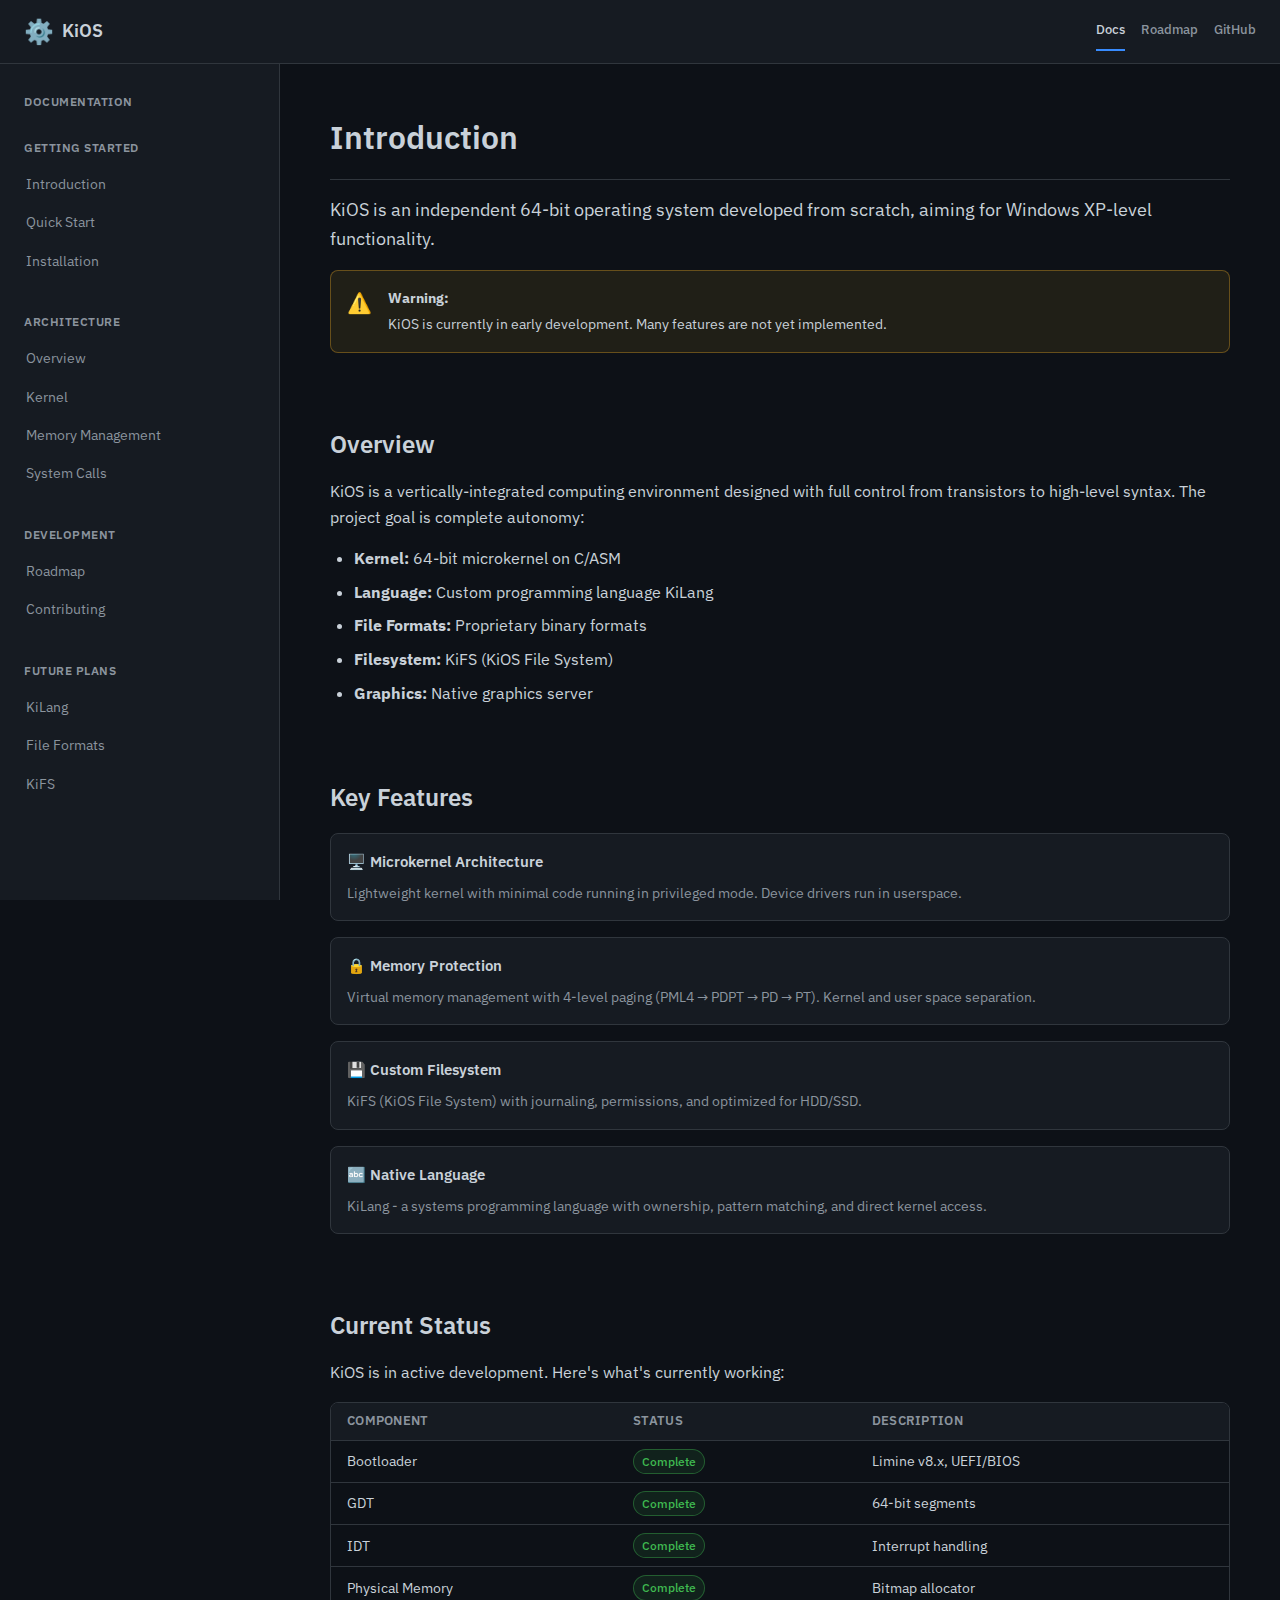
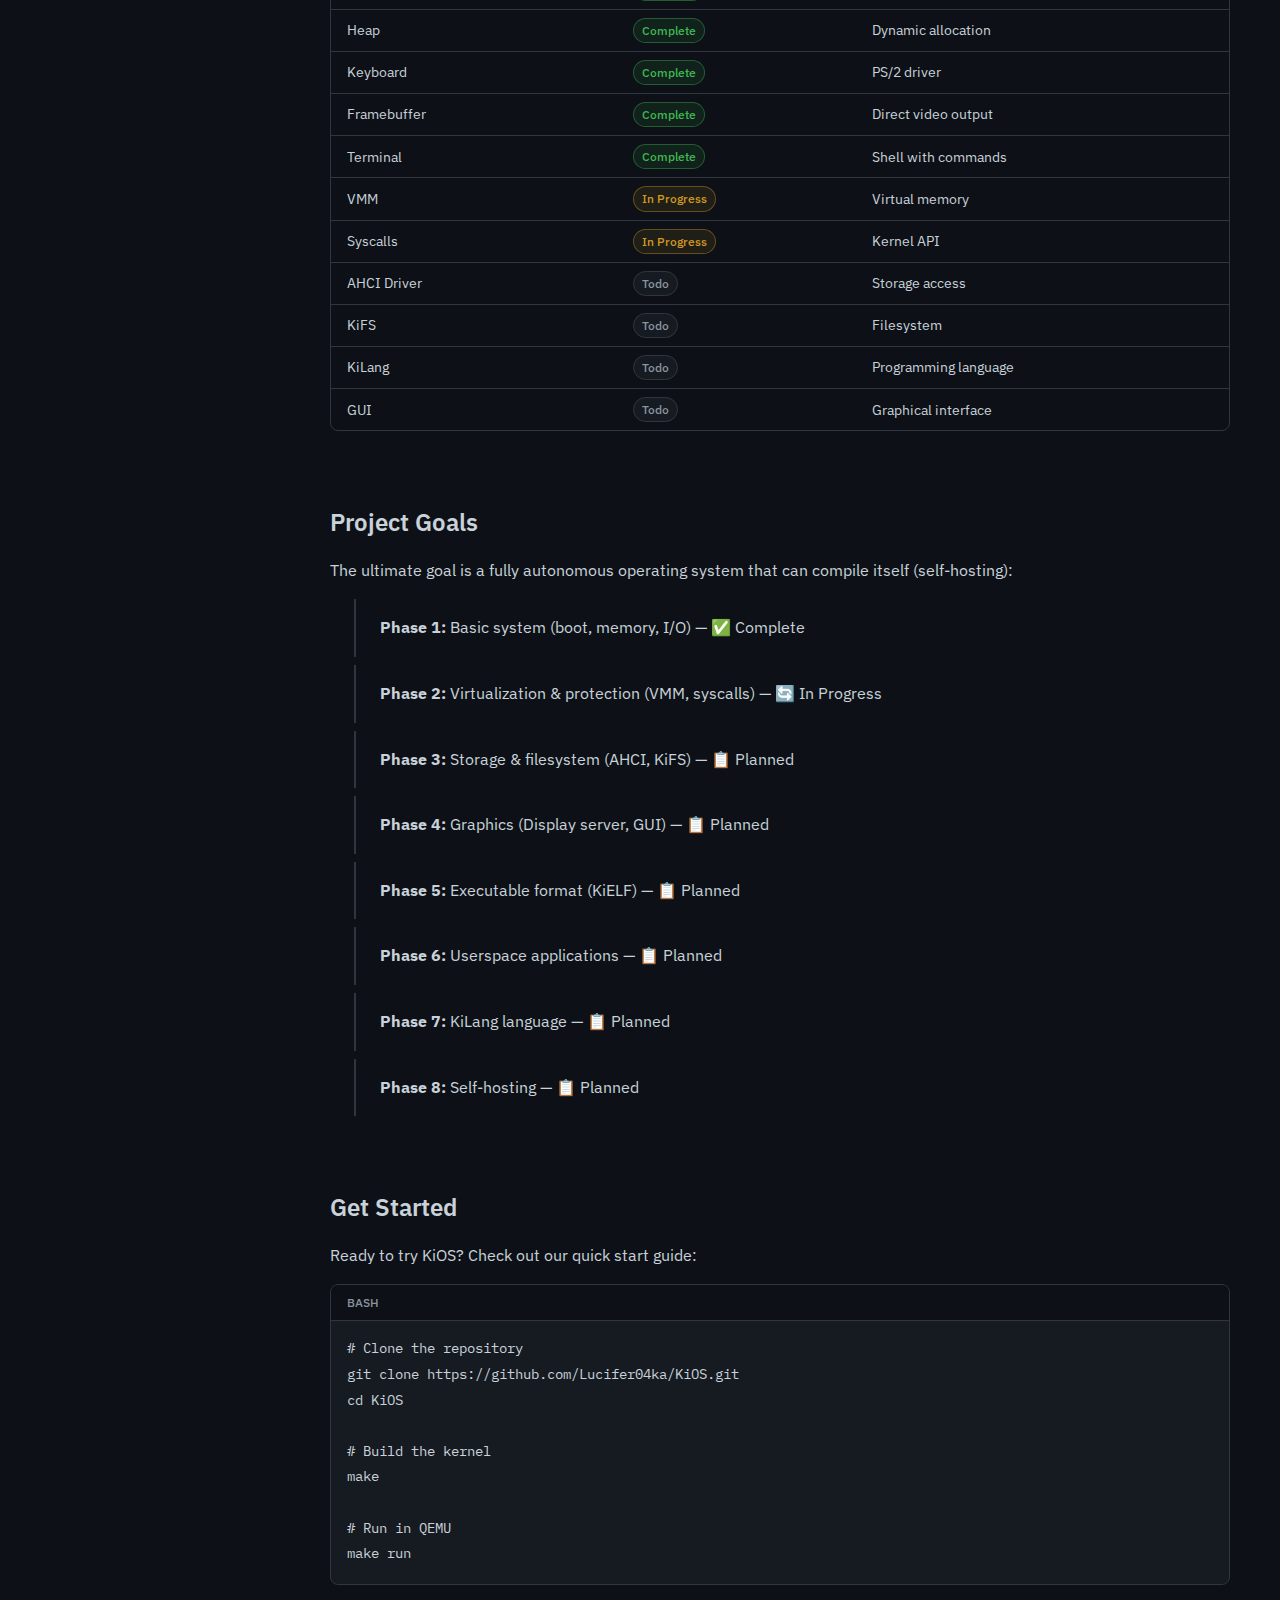
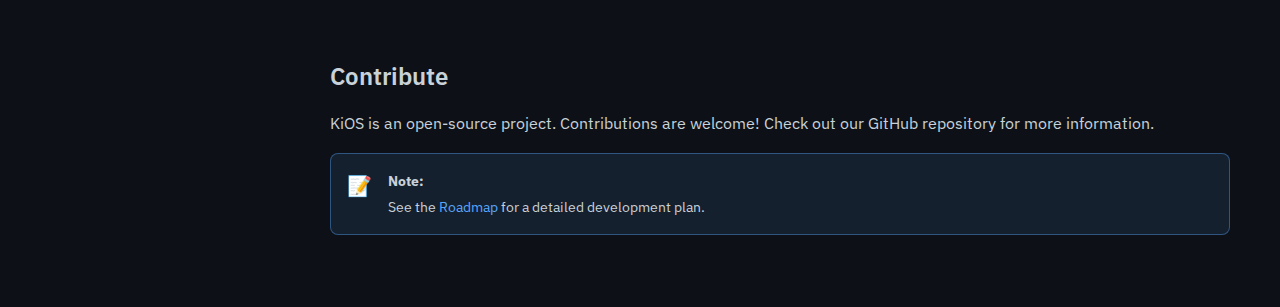
<file: index.html>
<!DOCTYPE html>
<html lang="ru">
<head>
    <meta charset="UTF-8">
    <meta name="viewport" content="width=device-width, initial-scale=1.0">
    <title>KiOS — Documentation</title>
    <link rel="stylesheet" href="css/style.css">
    <link rel="icon" href="data:image/svg+xml,<svg xmlns='http://www.w3.org/2000/svg' viewBox='0 0 100 100'><text y='.9em' font-size='90'>⚙️</text></svg>">
</head>
<body>
    <header class="site-header">
        <div class="header-content">
            <a href="index.html" class="logo">
                <span class="logo-icon">⚙️</span>
                <span class="logo-text">KiOS</span>
            </a>
            <nav class="top-nav">
                <a href="index.html" class="nav-link active">Docs</a>
                <a href="roadmap.html" class="nav-link">Roadmap</a>
                <a href="https://github.com/Lucifer04ka/KiOS" class="nav-link" target="_blank">GitHub</a>
            </nav>
        </div>
    </header>

    <div class="layout">
        <aside class="sidebar">
            <div class="sidebar-header">
                <span class="sidebar-title">Documentation</span>
            </div>
            <nav class="sidebar-nav">
                <div class="nav-group">
                    <span class="nav-group-title">Getting Started</span>
                    <a href="index.html" class="nav-item">Introduction</a>
                    <a href="quick-start.html" class="nav-item">Quick Start</a>
                    <a href="installation.html" class="nav-item">Installation</a>
                </div>
                <div class="nav-group">
                    <span class="nav-group-title">Architecture</span>
                    <a href="overview.html" class="nav-item">Overview</a>
                    <a href="kernel.html" class="nav-item">Kernel</a>
                    <a href="memory.html" class="nav-item">Memory Management</a>
                    <a href="syscalls.html" class="nav-item">System Calls</a>
                </div>
                <div class="nav-group">
                    <span class="nav-group-title">Development</span>
                    <a href="roadmap.html" class="nav-item">Roadmap</a>
                    <a href="contributing.html" class="nav-item">Contributing</a>
                </div>
                <div class="nav-group">
                    <span class="nav-group-title">Future Plans</span>
                    <a href="kilang.html" class="nav-item">KiLang</a>
                    <a href="file-formats.html" class="nav-item">File Formats</a>
                    <a href="kifs.html" class="nav-item">KiFS</a>
                </div>
            </nav>
        </aside>

        <main class="main-content">
            <article class="article">
                <h1>Introduction</h1>
                <p class="lead">KiOS is an independent 64-bit operating system developed from scratch, aiming for Windows XP-level functionality.</p>

                <div class="warning-callout">
                    <span class="callout-icon">⚠️</span>
                    <div class="callout-content">
                        <strong>Warning:</strong> KiOS is currently in early development. Many features are not yet implemented.
                    </div>
                </div>

                <h2 id="overview">Overview</h2>
                <p>KiOS is a vertically-integrated computing environment designed with full control from transistors to high-level syntax. The project goal is complete autonomy:</p>

                <ul>
                    <li><strong>Kernel:</strong> 64-bit microkernel on C/ASM</li>
                    <li><strong>Language:</strong> Custom programming language KiLang</li>
                    <li><strong>File Formats:</strong> Proprietary binary formats</li>
                    <li><strong>Filesystem:</strong> KiFS (KiOS File System)</li>
                    <li><strong>Graphics:</strong> Native graphics server</li>
                </ul>

                <h2 id="features">Key Features</h2>

                <div class="feature-grid">
                    <div class="feature">
                        <h3>🖥️ Microkernel Architecture</h3>
                        <p>Lightweight kernel with minimal code running in privileged mode. Device drivers run in userspace.</p>
                    </div>
                    <div class="feature">
                        <h3>🔒 Memory Protection</h3>
                        <p>Virtual memory management with 4-level paging (PML4 → PDPT → PD → PT). Kernel and user space separation.</p>
                    </div>
                    <div class="feature">
                        <h3>💾 Custom Filesystem</h3>
                        <p>KiFS (KiOS File System) with journaling, permissions, and optimized for HDD/SSD.</p>
                    </div>
                    <div class="feature">
                        <h3>🔤 Native Language</h3>
                        <p>KiLang - a systems programming language with ownership, pattern matching, and direct kernel access.</p>
                    </div>
                </div>

                <h2 id="current-status">Current Status</h2>
                <p>KiOS is in active development. Here's what's currently working:</p>

                <div class="table-wrapper">
                    <table>
                        <thead>
                            <tr>
                                <th>Component</th>
                                <th>Status</th>
                                <th>Description</th>
                            </tr>
                        </thead>
                        <tbody>
                            <tr>
                                <td>Bootloader</td>
                                <td><span class="status status-complete">Complete</span></td>
                                <td>Limine v8.x, UEFI/BIOS</td>
                            </tr>
                            <tr>
                                <td>GDT</td>
                                <td><span class="status status-complete">Complete</span></td>
                                <td>64-bit segments</td>
                            </tr>
                            <tr>
                                <td>IDT</td>
                                <td><span class="status status-complete">Complete</span></td>
                                <td>Interrupt handling</td>
                            </tr>
                            <tr>
                                <td>Physical Memory</td>
                                <td><span class="status status-complete">Complete</span></td>
                                <td>Bitmap allocator</td>
                            </tr>
                            <tr>
                                <td>Heap</td>
                                <td><span class="status status-complete">Complete</span></td>
                                <td>Dynamic allocation</td>
                            </tr>
                            <tr>
                                <td>Keyboard</td>
                                <td><span class="status status-complete">Complete</span></td>
                                <td>PS/2 driver</td>
                            </tr>
                            <tr>
                                <td>Framebuffer</td>
                                <td><span class="status status-complete">Complete</span></td>
                                <td>Direct video output</td>
                            </tr>
                            <tr>
                                <td>Terminal</td>
                                <td><span class="status status-complete">Complete</span></td>
                                <td>Shell with commands</td>
                            </tr>
                            <tr>
                                <td>VMM</td>
                                <td><span class="status status-inprogress">In Progress</span></td>
                                <td>Virtual memory</td>
                            </tr>
                            <tr>
                                <td>Syscalls</td>
                                <td><span class="status status-inprogress">In Progress</span></td>
                                <td>Kernel API</td>
                            </tr>
                            <tr>
                                <td>AHCI Driver</td>
                                <td><span class="status status-todo">Todo</span></td>
                                <td>Storage access</td>
                            </tr>
                            <tr>
                                <td>KiFS</td>
                                <td><span class="status status-todo">Todo</span></td>
                                <td>Filesystem</td>
                            </tr>
                            <tr>
                                <td>KiLang</td>
                                <td><span class="status status-todo">Todo</span></td>
                                <td>Programming language</td>
                            </tr>
                            <tr>
                                <td>GUI</td>
                                <td><span class="status status-todo">Todo</span></td>
                                <td>Graphical interface</td>
                            </tr>
                        </tbody>
                    </table>
                </div>

                <h2 id="goals">Project Goals</h2>
                <p>The ultimate goal is a fully autonomous operating system that can compile itself (self-hosting):</p>

                <ol class="goals-list">
                    <li>
                        <strong>Phase 1:</strong> Basic system (boot, memory, I/O) — ✅ Complete
                    </li>
                    <li>
                        <strong>Phase 2:</strong> Virtualization & protection (VMM, syscalls) — 🔄 In Progress
                    </li>
                    <li>
                        <strong>Phase 3:</strong> Storage & filesystem (AHCI, KiFS) — 📋 Planned
                    </li>
                    <li>
                        <strong>Phase 4:</strong> Graphics (Display server, GUI) — 📋 Planned
                    </li>
                    <li>
                        <strong>Phase 5:</strong> Executable format (KiELF) — 📋 Planned
                    </li>
                    <li>
                        <strong>Phase 6:</strong> Userspace applications — 📋 Planned
                    </li>
                    <li>
                        <strong>Phase 7:</strong> KiLang language — 📋 Planned
                    </li>
                    <li>
                        <strong>Phase 8:</strong> Self-hosting — 📋 Planned
                    </li>
                </ol>

                <h2 id="get-started">Get Started</h2>
                <p>Ready to try KiOS? Check out our quick start guide:</p>

                <div class="code-block">
                    <div class="code-header">
                        <span class="code-lang">Bash</span>
                    </div>
                    <pre><code># Clone the repository
git clone https://github.com/Lucifer04ka/KiOS.git
cd KiOS

# Build the kernel
make

# Run in QEMU
make run</code></pre>
                </div>

                <h2 id="contribute">Contribute</h2>
                <p>KiOS is an open-source project. Contributions are welcome! Check out our GitHub repository for more information.</p>

                <div class="note-callout">
                    <span class="callout-icon">📝</span>
                    <div class="callout-content">
                        <strong>Note:</strong> See the <a href="roadmap.html">Roadmap</a> for a detailed development plan.
                    </div>
                </div>
            </article>
        </main>
    </div>

    <script src="js/main.js"></script>
</body>
</html>
</file>
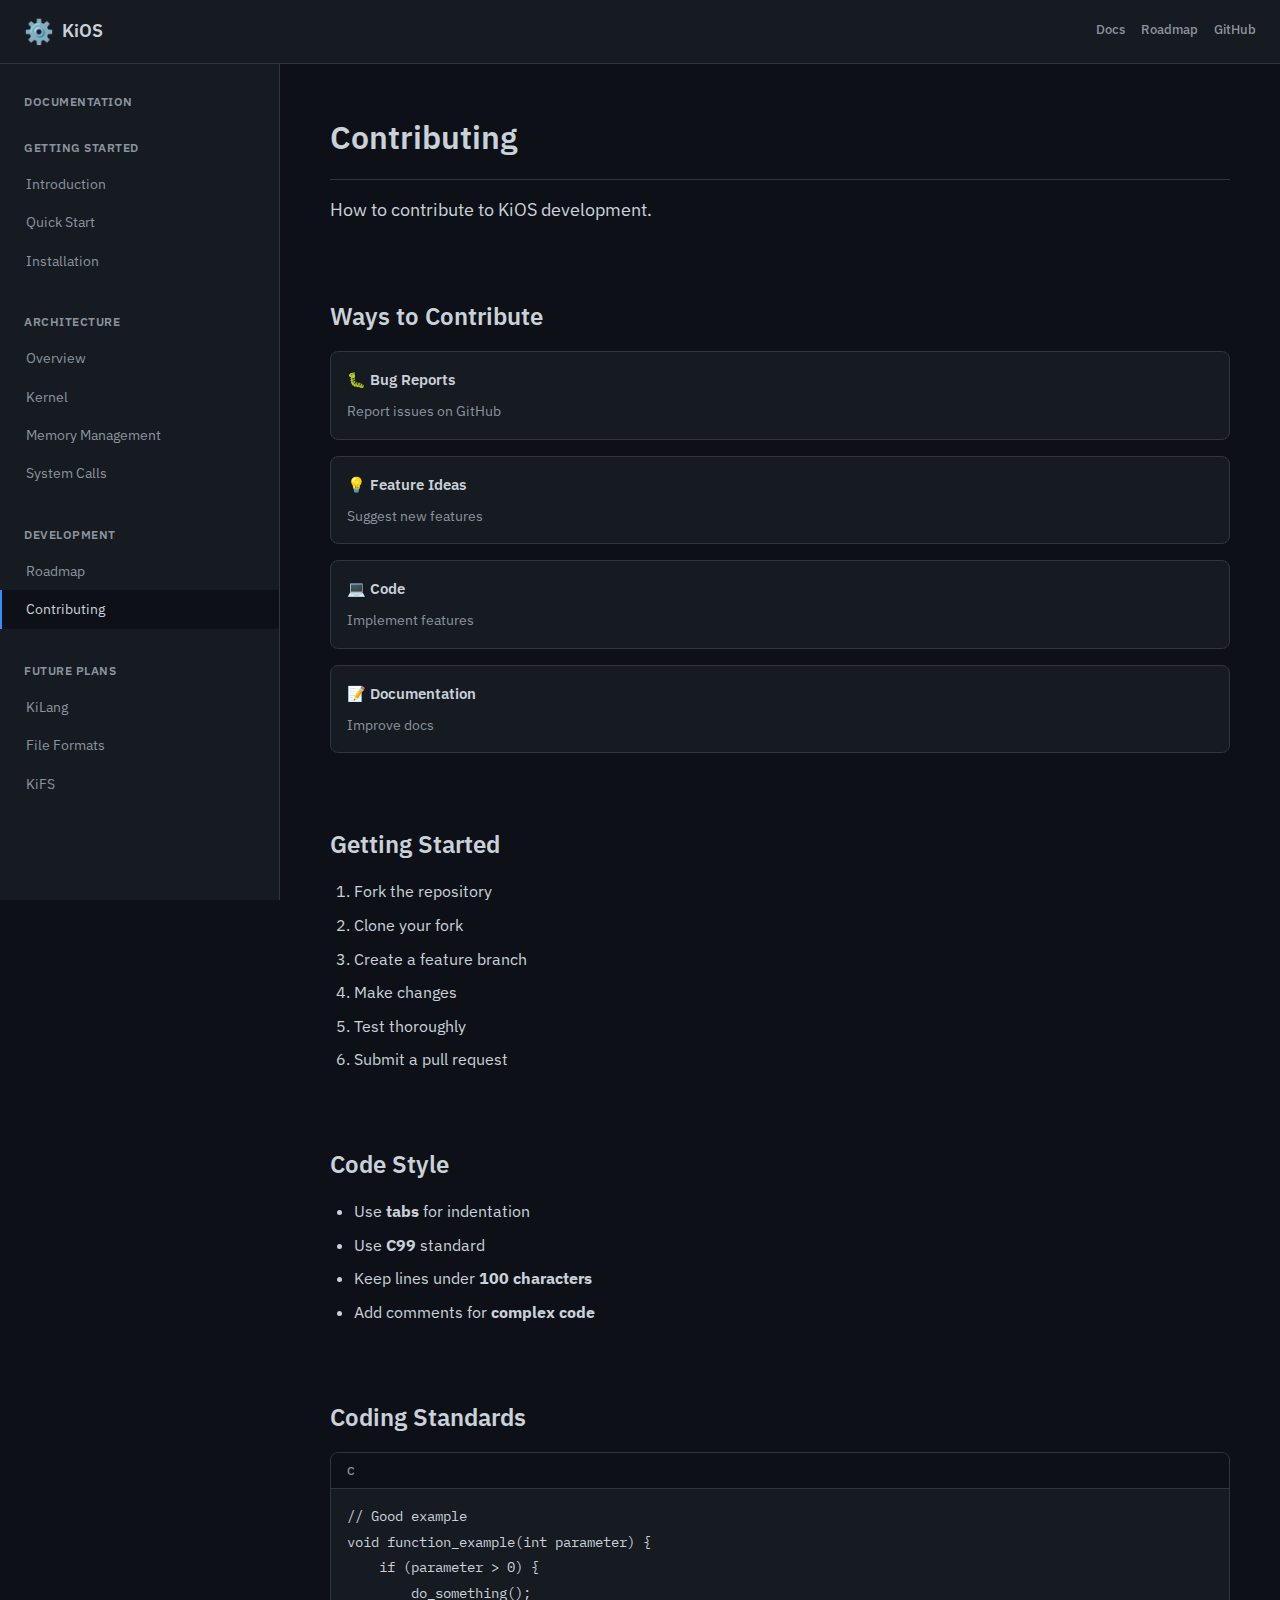
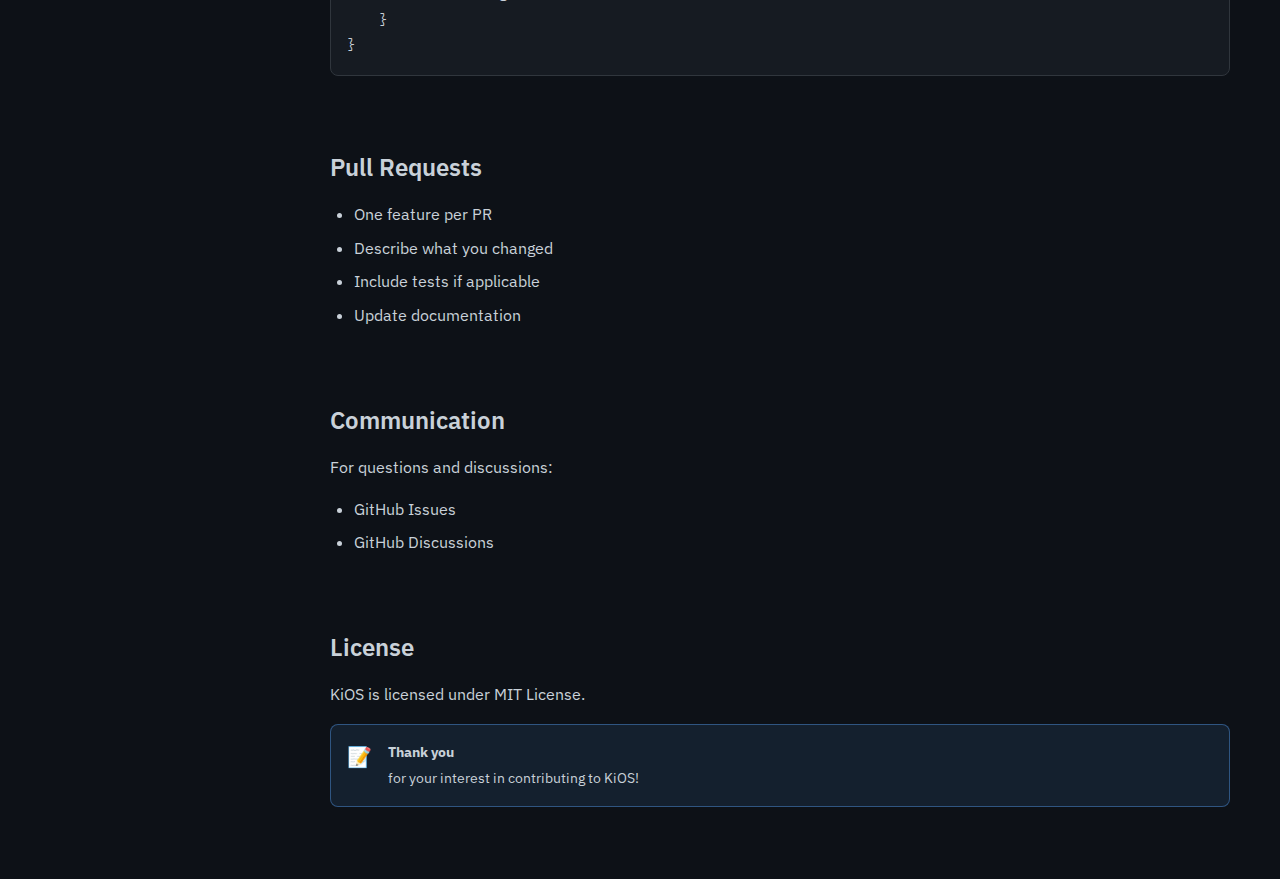
<file: contributing.html>
<!DOCTYPE html>
<html lang="ru">
<head>
    <meta charset="UTF-8">
    <meta name="viewport" content="width=device-width, initial-scale=1.0">
    <title>Contributing — KiOS</title>
    <link rel="stylesheet" href="css/style.css">
    <link rel="icon" href="data:image/svg+xml,<svg xmlns='http://www.w3.org/2000/svg' viewBox='0 0 100 100'><text y='.9em' font-size='90'>⚙️</text></svg>">
</head>
<body>
    <header class="site-header">
        <div class="header-content">
            <a href="index.html" class="logo">
                <span class="logo-icon">⚙️</span>
                <span class="logo-text">KiOS</span>
            </a>
            <nav class="top-nav">
                <a href="index.html" class="nav-link">Docs</a>
                <a href="roadmap.html" class="nav-link">Roadmap</a>
                <a href="https://github.com/Lucifer04ka/KiOS" class="nav-link" target="_blank">GitHub</a>
            </nav>
        </div>
    </header>

    <div class="layout">
        <aside class="sidebar" id="sidebar">
            <div class="sidebar-header">
                <span class="sidebar-title">Documentation</span>
            </div>
            <nav class="sidebar-nav">
                <div class="nav-group">
                    <span class="nav-group-title">Getting Started</span>
                    <a href="index.html" class="nav-item">Introduction</a>
                    <a href="quick-start.html" class="nav-item">Quick Start</a>
                    <a href="installation.html" class="nav-item">Installation</a>
                </div>
                <div class="nav-group">
                    <span class="nav-group-title">Architecture</span>
                    <a href="overview.html" class="nav-item">Overview</a>
                    <a href="kernel.html" class="nav-item">Kernel</a>
                    <a href="memory.html" class="nav-item">Memory Management</a>
                    <a href="syscalls.html" class="nav-item">System Calls</a>
                </div>
                <div class="nav-group">
                    <span class="nav-group-title">Development</span>
                    <a href="roadmap.html" class="nav-item">Roadmap</a>
                    <a href="contributing.html" class="nav-item active">Contributing</a>
                </div>
                <div class="nav-group">
                    <span class="nav-group-title">Future Plans</span>
                    <a href="kilang.html" class="nav-item">KiLang</a>
                    <a href="file-formats.html" class="nav-item">File Formats</a>
                    <a href="kifs.html" class="nav-item">KiFS</a>
                </div>
            </nav>
        </aside>

        <main class="main-content">
            <article class="article">
                <h1>Contributing</h1>
                <p class="lead">How to contribute to KiOS development.</p>

                <h2 id="ways">Ways to Contribute</h2>
                <div class="feature-grid">
                    <div class="feature">
                        <h3>🐛 Bug Reports</h3>
                        <p>Report issues on GitHub</p>
                    </div>
                    <div class="feature">
                        <h3>💡 Feature Ideas</h3>
                        <p>Suggest new features</p>
                    </div>
                    <div class="feature">
                        <h3>💻 Code</h3>
                        <p>Implement features</p>
                    </div>
                    <div class="feature">
                        <h3>📝 Documentation</h3>
                        <p>Improve docs</p>
                    </div>
                </div>

                <h2 id="getting-started">Getting Started</h2>
                <ol>
                    <li>Fork the repository</li>
                    <li>Clone your fork</li>
                    <li>Create a feature branch</li>
                    <li>Make changes</li>
                    <li>Test thoroughly</li>
                    <li>Submit a pull request</li>
                </ol>

                <h2 id="code-style">Code Style</h2>
                <ul>
                    <li>Use <strong>tabs</strong> for indentation</li>
                    <li>Use <strong>C99</strong> standard</li>
                    <li>Keep lines under <strong>100 characters</strong></li>
                    <li>Add comments for <strong>complex code</strong></li>
                </ul>

                <h2 id="coding-standards">Coding Standards</h2>
                <div class="code-block">
                    <div class="code-header">
                        <span class="code-lang">C</span>
                    </div>
                    <pre><code>// Good example
void function_example(int parameter) {
    if (parameter > 0) {
        do_something();
    }
}</code></pre>
                </div>

                <h2 id="pull-requests">Pull Requests</h2>
                <ul>
                    <li>One feature per PR</li>
                    <li>Describe what you changed</li>
                    <li>Include tests if applicable</li>
                    <li>Update documentation</li>
                </ul>

                <h2 id="communication">Communication</h2>
                <p>For questions and discussions:</p>
                <ul>
                    <li>GitHub Issues</li>
                    <li>GitHub Discussions</li>
                </ul>

                <h2 id="license">License</h2>
                <p>KiOS is licensed under MIT License.</p>

                <div class="note-callout">
                    <span class="callout-icon">📝</span>
                    <div class="callout-content">
                        <strong>Thank you</strong> for your interest in contributing to KiOS!
                    </div>
                </div>
            </article>
        </main>
    </div>

    <script src="js/main.js"></script>
</body>
</html>
</file>
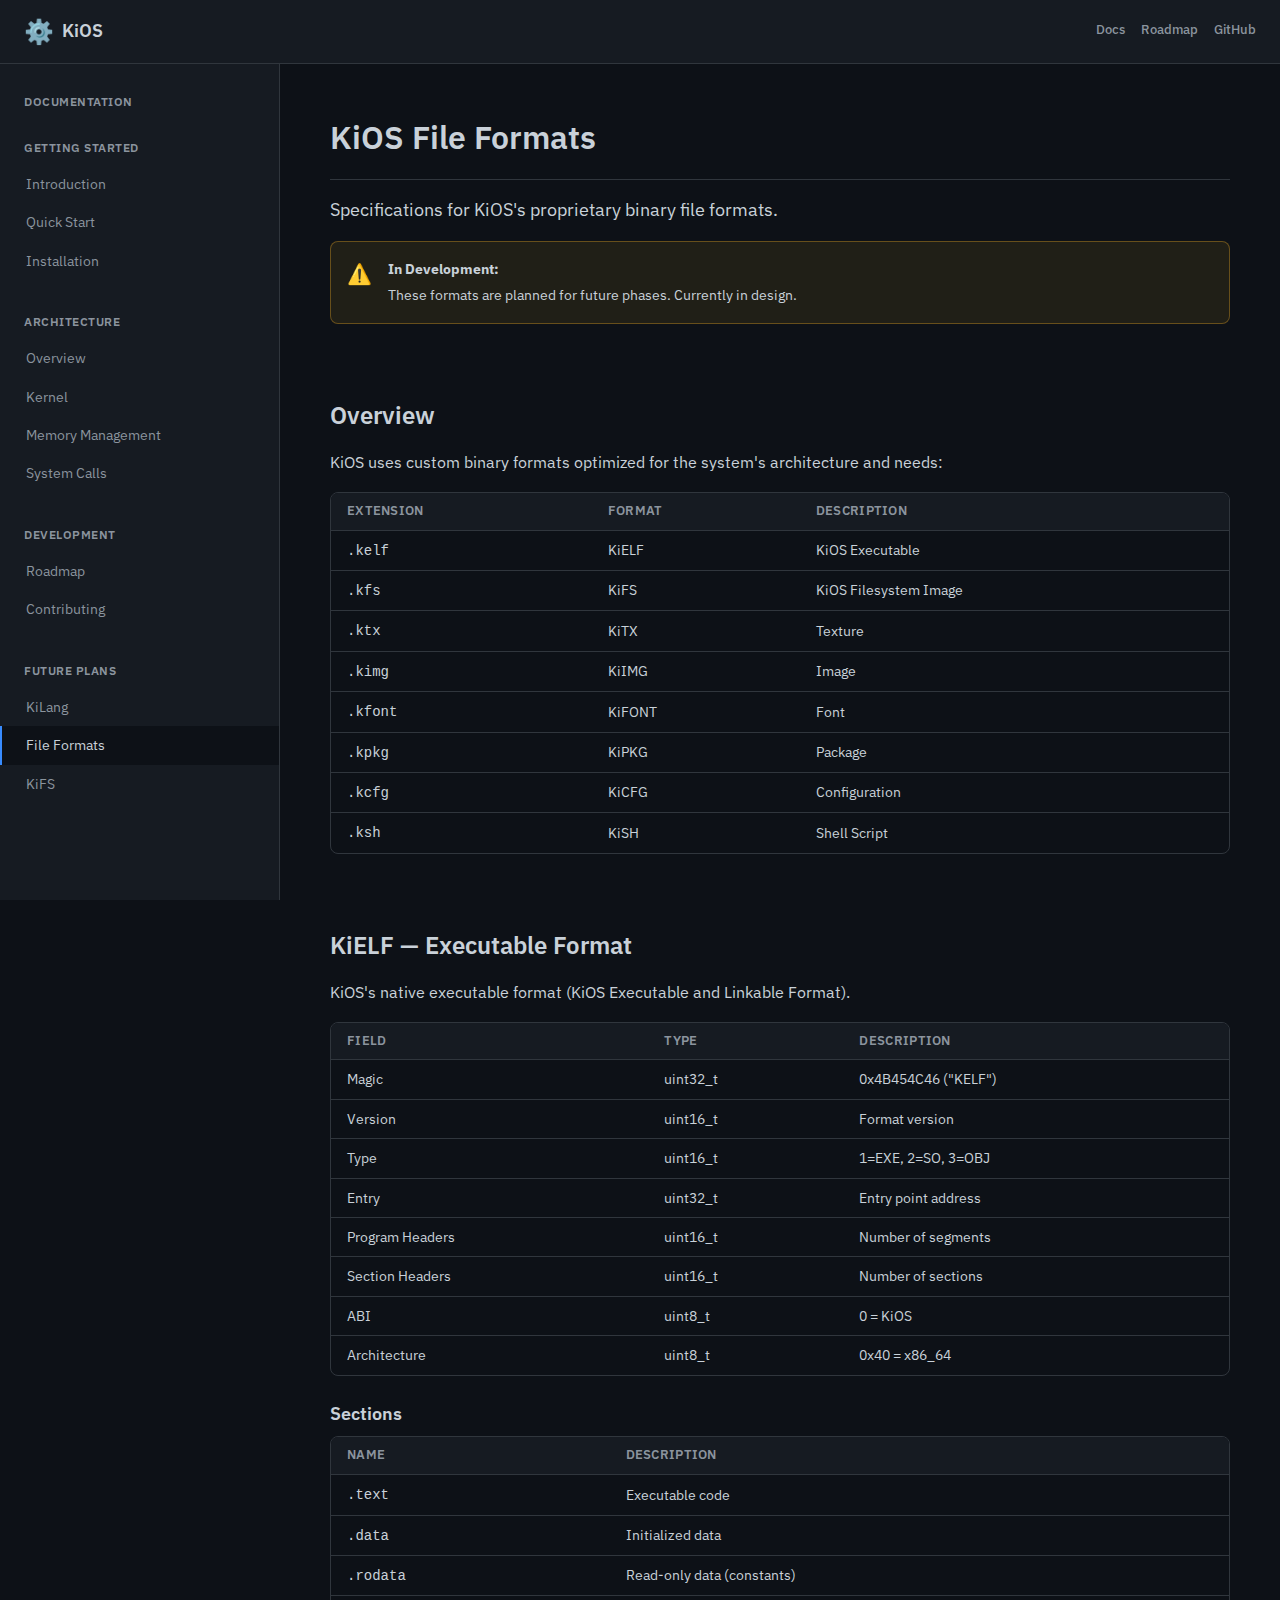
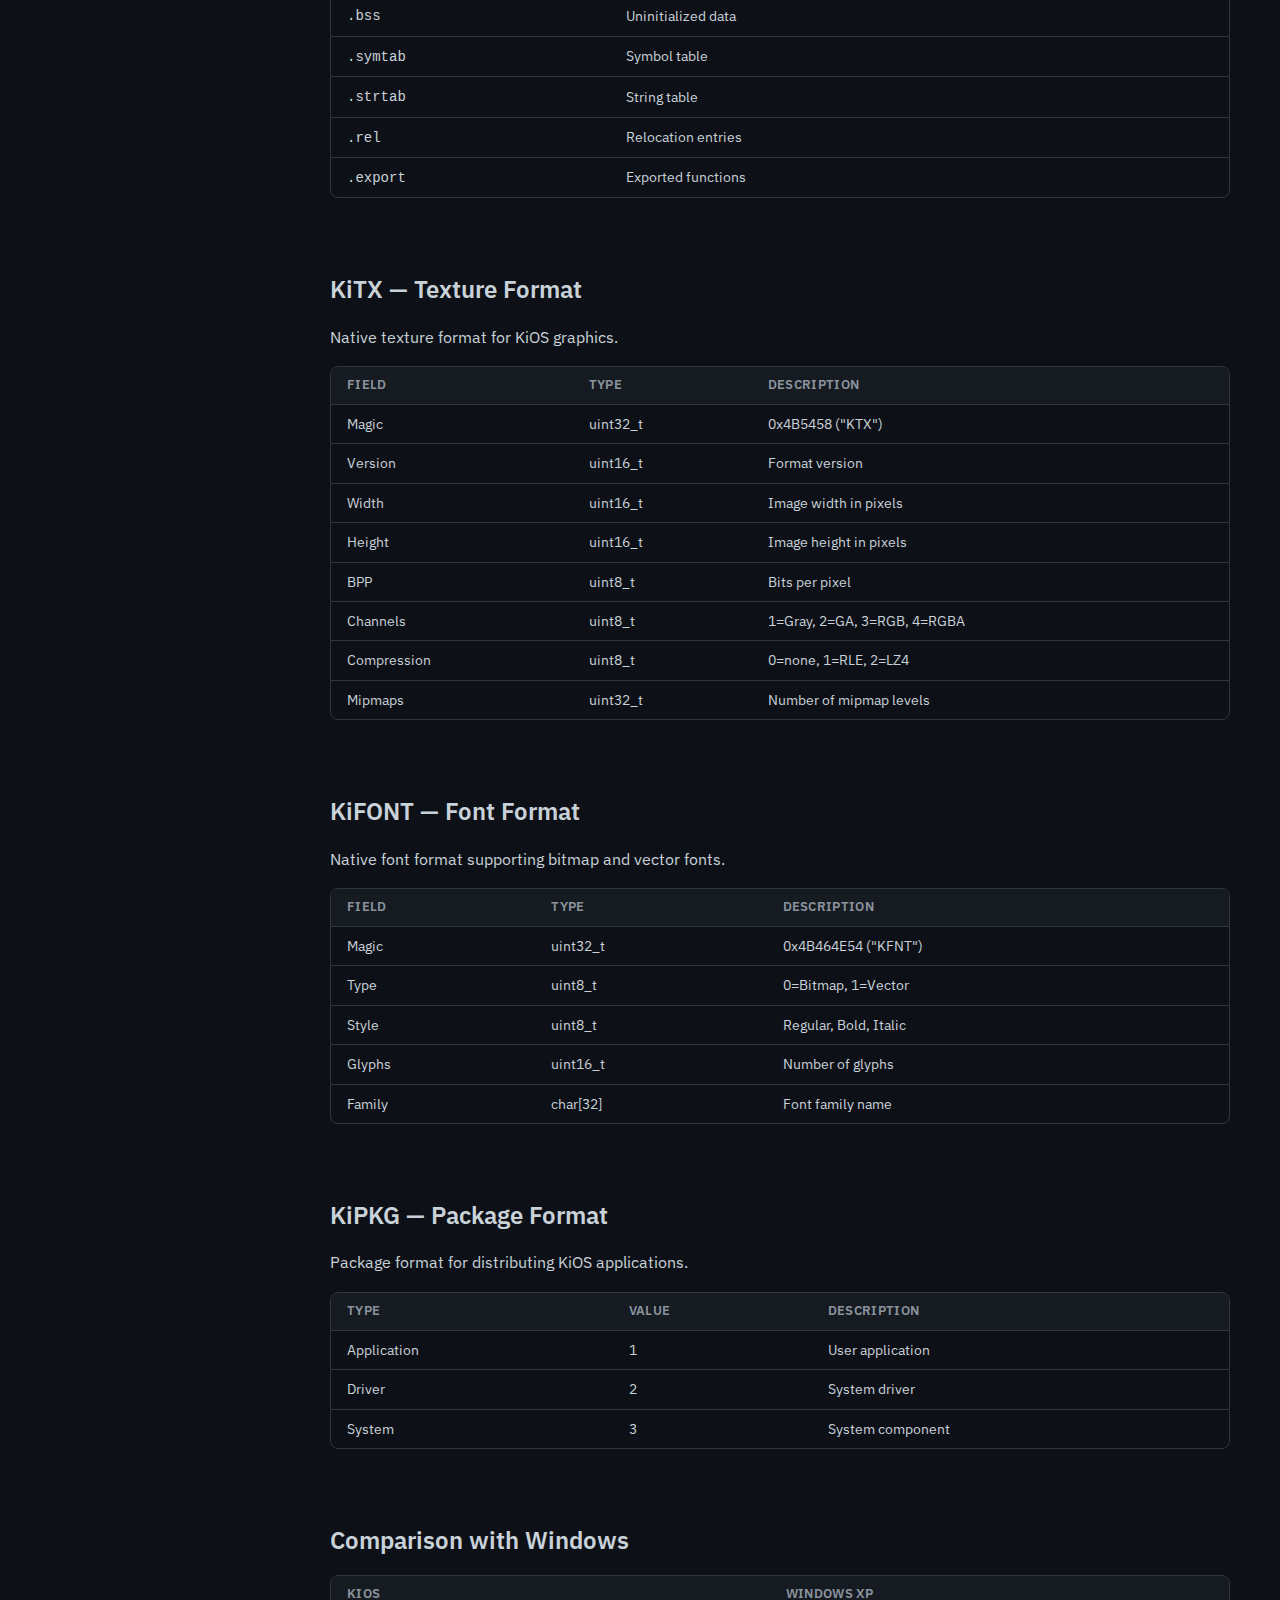
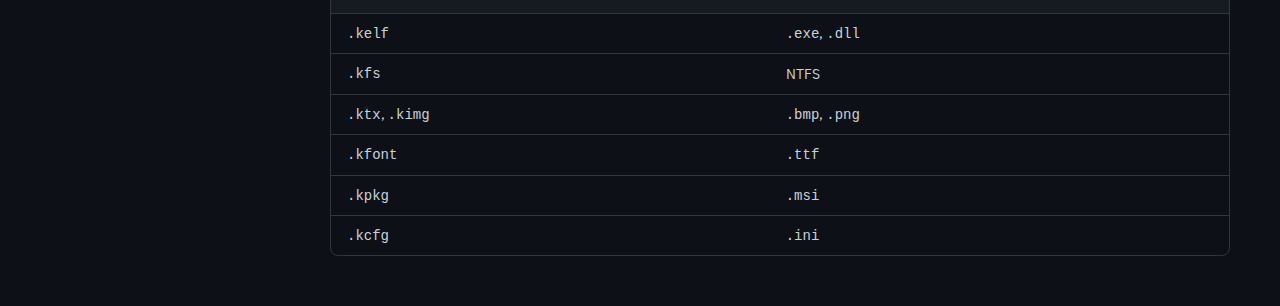
<file: file-formats.html>
<!DOCTYPE html>
<html lang="ru">
<head>
    <meta charset="UTF-8">
    <meta name="viewport" content="width=device-width, initial-scale=1.0">
    <title>File Formats — KiOS</title>
    <link rel="stylesheet" href="css/style.css">
    <link rel="icon" href="data:image/svg+xml,<svg xmlns='http://www.w3.org/2000/svg' viewBox='0 0 100 100'><text y='.9em' font-size='90'>⚙️</text></svg>">
</head>
<body>
    <header class="site-header">
        <div class="header-content">
            <a href="index.html" class="logo">
                <span class="logo-icon">⚙️</span>
                <span class="logo-text">KiOS</span>
            </a>
            <nav class="top-nav">
                <a href="index.html" class="nav-link">Docs</a>
                <a href="roadmap.html" class="nav-link">Roadmap</a>
                <a href="https://github.com/Lucifer04ka/KiOS" class="nav-link" target="_blank">GitHub</a>
            </nav>
        </div>
    </header>

    <div class="layout">
        <aside class="sidebar" id="sidebar">
            <div class="sidebar-header">
                <span class="sidebar-title">Documentation</span>
            </div>
            <nav class="sidebar-nav">
                <div class="nav-group">
                    <span class="nav-group-title">Getting Started</span>
                    <a href="index.html" class="nav-item">Introduction</a>
                    <a href="quick-start.html" class="nav-item">Quick Start</a>
                    <a href="installation.html" class="nav-item">Installation</a>
                </div>
                <div class="nav-group">
                    <span class="nav-group-title">Architecture</span>
                    <a href="overview.html" class="nav-item">Overview</a>
                    <a href="kernel.html" class="nav-item">Kernel</a>
                    <a href="memory.html" class="nav-item">Memory Management</a>
                    <a href="syscalls.html" class="nav-item">System Calls</a>
                </div>
                <div class="nav-group">
                    <span class="nav-group-title">Development</span>
                    <a href="roadmap.html" class="nav-item">Roadmap</a>
                    <a href="contributing.html" class="nav-item">Contributing</a>
                </div>
                <div class="nav-group">
                    <span class="nav-group-title">Future Plans</span>
                    <a href="kilang.html" class="nav-item">KiLang</a>
                    <a href="file-formats.html" class="nav-item active">File Formats</a>
                    <a href="kifs.html" class="nav-item">KiFS</a>
                </div>
            </nav>
        </aside>

        <main class="main-content">
            <article class="article">
                <h1>KiOS File Formats</h1>
                <p class="lead">Specifications for KiOS's proprietary binary file formats.</p>

                <div class="warning-callout">
                    <span class="callout-icon">⚠️</span>
                    <div class="callout-content">
                        <strong>In Development:</strong> These formats are planned for future phases. Currently in design.
                    </div>
                </div>

                <h2 id="overview">Overview</h2>
                <p>KiOS uses custom binary formats optimized for the system's architecture and needs:</p>

                <div class="table-wrapper">
                    <table>
                        <thead>
                            <tr>
                                <th>Extension</th>
                                <th>Format</th>
                                <th>Description</th>
                            </tr>
                        </thead>
                        <tbody>
                            <tr>
                                <td><code>.kelf</code></td>
                                <td>KiELF</td>
                                <td>KiOS Executable</td>
                            </tr>
                            <tr>
                                <td><code>.kfs</code></td>
                                <td>KiFS</td>
                                <td>KiOS Filesystem Image</td>
                            </tr>
                            <tr>
                                <td><code>.ktx</code></td>
                                <td>KiTX</td>
                                <td>Texture</td>
                            </tr>
                            <tr>
                                <td><code>.kimg</code></td>
                                <td>KiIMG</td>
                                <td>Image</td>
                            </tr>
                            <tr>
                                <td><code>.kfont</code></td>
                                <td>KiFONT</td>
                                <td>Font</td>
                            </tr>
                            <tr>
                                <td><code>.kpkg</code></td>
                                <td>KiPKG</td>
                                <td>Package</td>
                            </tr>
                            <tr>
                                <td><code>.kcfg</code></td>
                                <td>KiCFG</td>
                                <td>Configuration</td>
                            </tr>
                            <tr>
                                <td><code>.ksh</code></td>
                                <td>KiSH</td>
                                <td>Shell Script</td>
                            </tr>
                        </tbody>
                    </table>
                </div>

                <h2 id="kelf">KiELF — Executable Format</h2>
                <p>KiOS's native executable format (KiOS Executable and Linkable Format).</p>

                <div class="table-wrapper">
                    <table>
                        <thead>
                            <tr>
                                <th>Field</th>
                                <th>Type</th>
                                <th>Description</th>
                            </tr>
                        </thead>
                        <tbody>
                            <tr>
                                <td>Magic</td>
                                <td>uint32_t</td>
                                <td>0x4B454C46 ("KELF")</td>
                            </tr>
                            <tr>
                                <td>Version</td>
                                <td>uint16_t</td>
                                <td>Format version</td>
                            </tr>
                            <tr>
                                <td>Type</td>
                                <td>uint16_t</td>
                                <td>1=EXE, 2=SO, 3=OBJ</td>
                            </tr>
                            <tr>
                                <td>Entry</td>
                                <td>uint32_t</td>
                                <td>Entry point address</td>
                            </tr>
                            <tr>
                                <td>Program Headers</td>
                                <td>uint16_t</td>
                                <td>Number of segments</td>
                            </tr>
                            <tr>
                                <td>Section Headers</td>
                                <td>uint16_t</td>
                                <td>Number of sections</td>
                            </tr>
                            <tr>
                                <td>ABI</td>
                                <td>uint8_t</td>
                                <td>0 = KiOS</td>
                            </tr>
                            <tr>
                                <td>Architecture</td>
                                <td>uint8_t</td>
                                <td>0x40 = x86_64</td>
                            </tr>
                        </tbody>
                    </table>
                </div>

                <h3>Sections</h3>
                <div class="table-wrapper">
                    <table>
                        <thead>
                            <tr>
                                <th>Name</th>
                                <th>Description</th>
                            </tr>
                        </thead>
                        <tbody>
                            <tr>
                                <td><code>.text</code></td>
                                <td>Executable code</td>
                            </tr>
                            <tr>
                                <td><code>.data</code></td>
                                <td>Initialized data</td>
                            </tr>
                            <tr>
                                <td><code>.rodata</code></td>
                                <td>Read-only data (constants)</td>
                            </tr>
                            <tr>
                                <td><code>.bss</code></td>
                                <td>Uninitialized data</td>
                            </tr>
                            <tr>
                                <td><code>.symtab</code></td>
                                <td>Symbol table</td>
                            </tr>
                            <tr>
                                <td><code>.strtab</code></td>
                                <td>String table</td>
                            </tr>
                            <tr>
                                <td><code>.rel</code></td>
                                <td>Relocation entries</td>
                            </tr>
                            <tr>
                                <td><code>.export</code></td>
                                <td>Exported functions</td>
                            </tr>
                        </tbody>
                    </table>
                </div>

                <h2 id="ktx">KiTX — Texture Format</h2>
                <p>Native texture format for KiOS graphics.</p>

                <div class="table-wrapper">
                    <table>
                        <thead>
                            <tr>
                                <th>Field</th>
                                <th>Type</th>
                                <th>Description</th>
                            </tr>
                        </thead>
                        <tbody>
                            <tr>
                                <td>Magic</td>
                                <td>uint32_t</td>
                                <td>0x4B5458 ("KTX")</td>
                            </tr>
                            <tr>
                                <td>Version</td>
                                <td>uint16_t</td>
                                <td>Format version</td>
                            </tr>
                            <tr>
                                <td>Width</td>
                                <td>uint16_t</td>
                                <td>Image width in pixels</td>
                            </tr>
                            <tr>
                                <td>Height</td>
                                <td>uint16_t</td>
                                <td>Image height in pixels</td>
                            </tr>
                            <tr>
                                <td>BPP</td>
                                <td>uint8_t</td>
                                <td>Bits per pixel</td>
                            </tr>
                            <tr>
                                <td>Channels</td>
                                <td>uint8_t</td>
                                <td>1=Gray, 2=GA, 3=RGB, 4=RGBA</td>
                            </tr>
                            <tr>
                                <td>Compression</td>
                                <td>uint8_t</td>
                                <td>0=none, 1=RLE, 2=LZ4</td>
                            </tr>
                            <tr>
                                <td>Mipmaps</td>
                                <td>uint32_t</td>
                                <td>Number of mipmap levels</td>
                            </tr>
                        </tbody>
                    </table>
                </div>

                <h2 id="kfont">KiFONT — Font Format</h2>
                <p>Native font format supporting bitmap and vector fonts.</p>

                <div class="table-wrapper">
                    <table>
                        <thead>
                            <tr>
                                <th>Field</th>
                                <th>Type</th>
                                <th>Description</th>
                            </tr>
                        </thead>
                        <tbody>
                            <tr>
                                <td>Magic</td>
                                <td>uint32_t</td>
                                <td>0x4B464E54 ("KFNT")</td>
                            </tr>
                            <tr>
                                <td>Type</td>
                                <td>uint8_t</td>
                                <td>0=Bitmap, 1=Vector</td>
                            </tr>
                            <tr>
                                <td>Style</td>
                                <td>uint8_t</td>
                                <td>Regular, Bold, Italic</td>
                            </tr>
                            <tr>
                                <td>Glyphs</td>
                                <td>uint16_t</td>
                                <td>Number of glyphs</td>
                            </tr>
                            <tr>
                                <td>Family</td>
                                <td>char[32]</td>
                                <td>Font family name</td>
                            </tr>
                        </tbody>
                    </table>
                </div>

                <h2 id="kpkg">KiPKG — Package Format</h2>
                <p>Package format for distributing KiOS applications.</p>

                <div class="table-wrapper">
                    <table>
                        <thead>
                            <tr>
                                <th>Type</th>
                                <th>Value</th>
                                <th>Description</th>
                            </tr>
                        </thead>
                        <tbody>
                            <tr>
                                <td>Application</td>
                                <td>1</td>
                                <td>User application</td>
                            </tr>
                            <tr>
                                <td>Driver</td>
                                <td>2</td>
                                <td>System driver</td>
                            </tr>
                            <tr>
                                <td>System</td>
                                <td>3</td>
                                <td>System component</td>
                            </tr>
                        </tbody>
                    </table>
                </div>

                <h2 id="comparison">Comparison with Windows</h2>
                <div class="table-wrapper">
                    <table>
                        <thead>
                            <tr>
                                <th>KiOS</th>
                                <th>Windows XP</th>
                            </tr>
                        </thead>
                        <tbody>
                            <tr>
                                <td><code>.kelf</code></td>
                                <td><code>.exe</code>, <code>.dll</code></td>
                            </tr>
                            <tr>
                                <td><code>.kfs</code></td>
                                <td>NTFS</td>
                            </tr>
                            <tr>
                                <td><code>.ktx</code>, <code>.kimg</code></td>
                                <td><code>.bmp</code>, <code>.png</code></td>
                            </tr>
                            <tr>
                                <td><code>.kfont</code></td>
                                <td><code>.ttf</code></td>
                            </tr>
                            <tr>
                                <td><code>.kpkg</code></td>
                                <td><code>.msi</code></td>
                            </tr>
                            <tr>
                                <td><code>.kcfg</code></td>
                                <td><code>.ini</code></td>
                            </tr>
                        </tbody>
                    </table>
                </div>
            </article>
        </main>
    </div>

    <script src="js/main.js"></script>
</body>
</html>
</file>
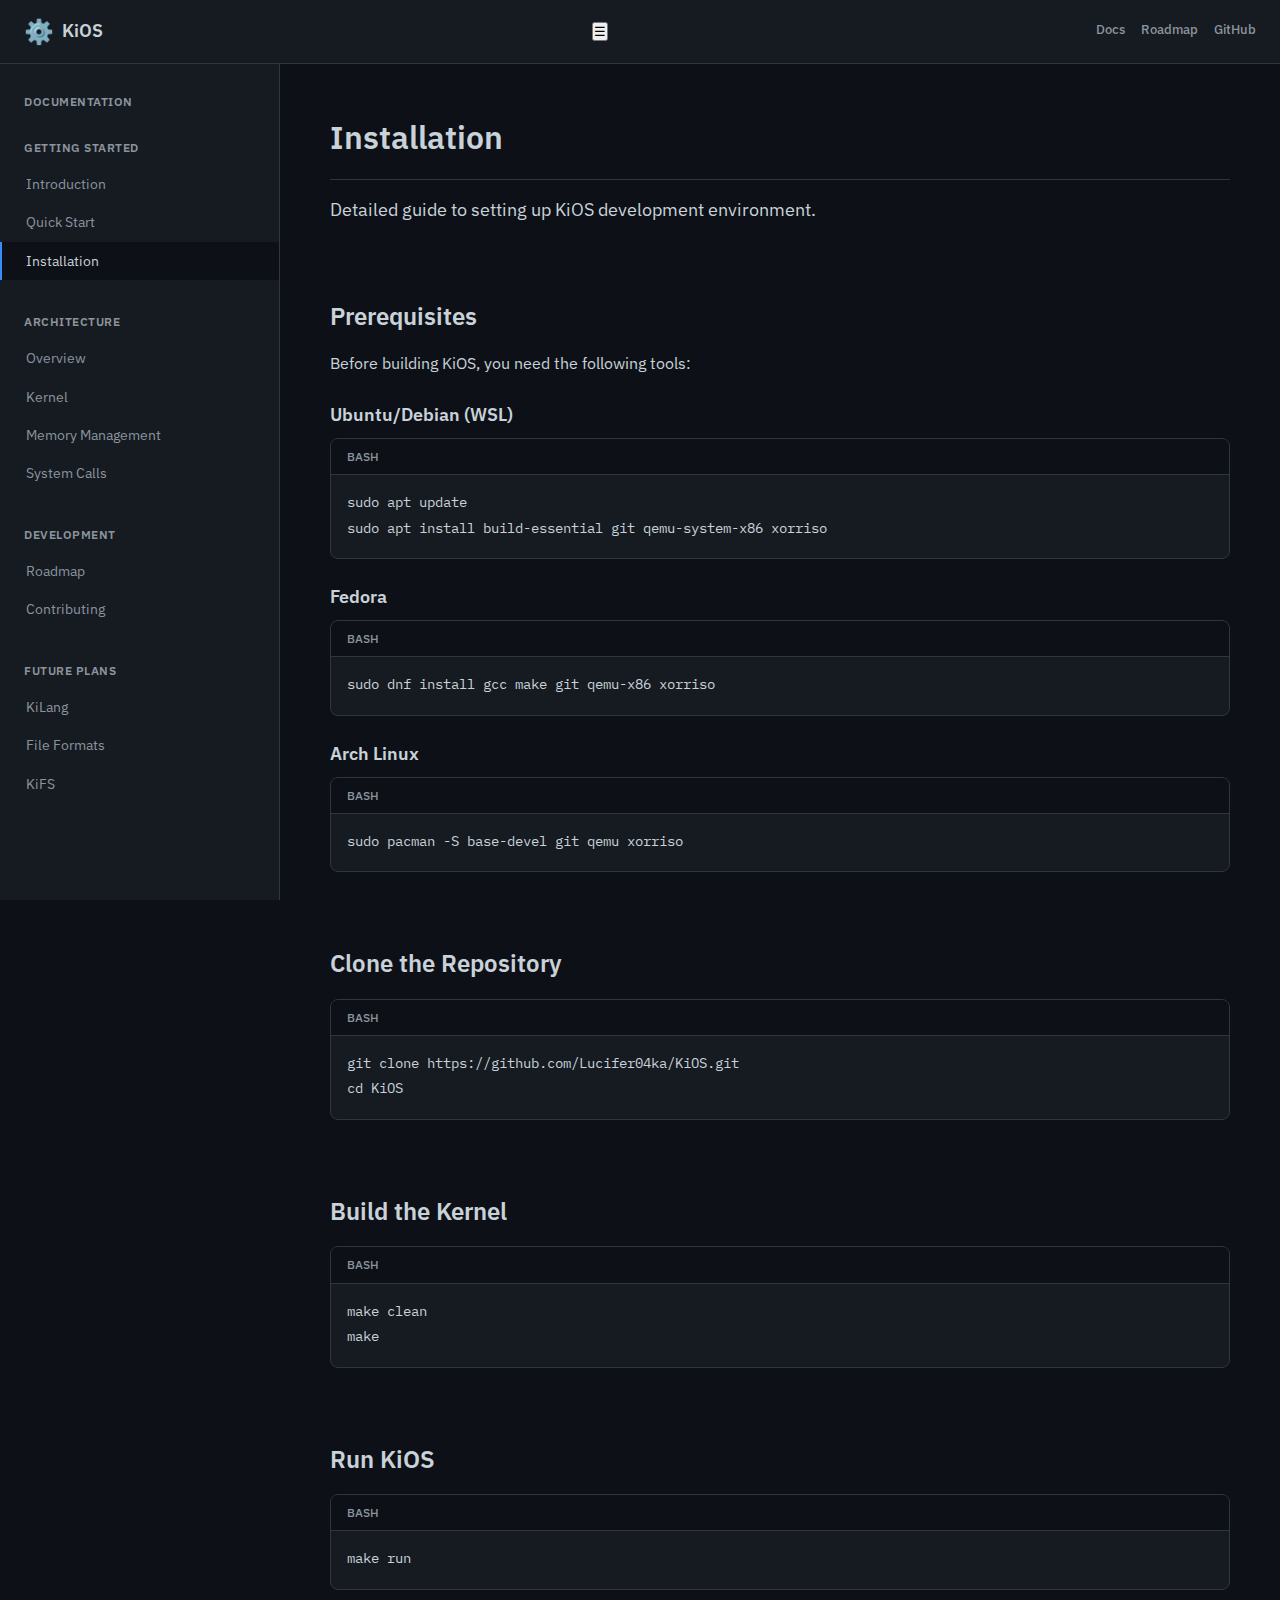
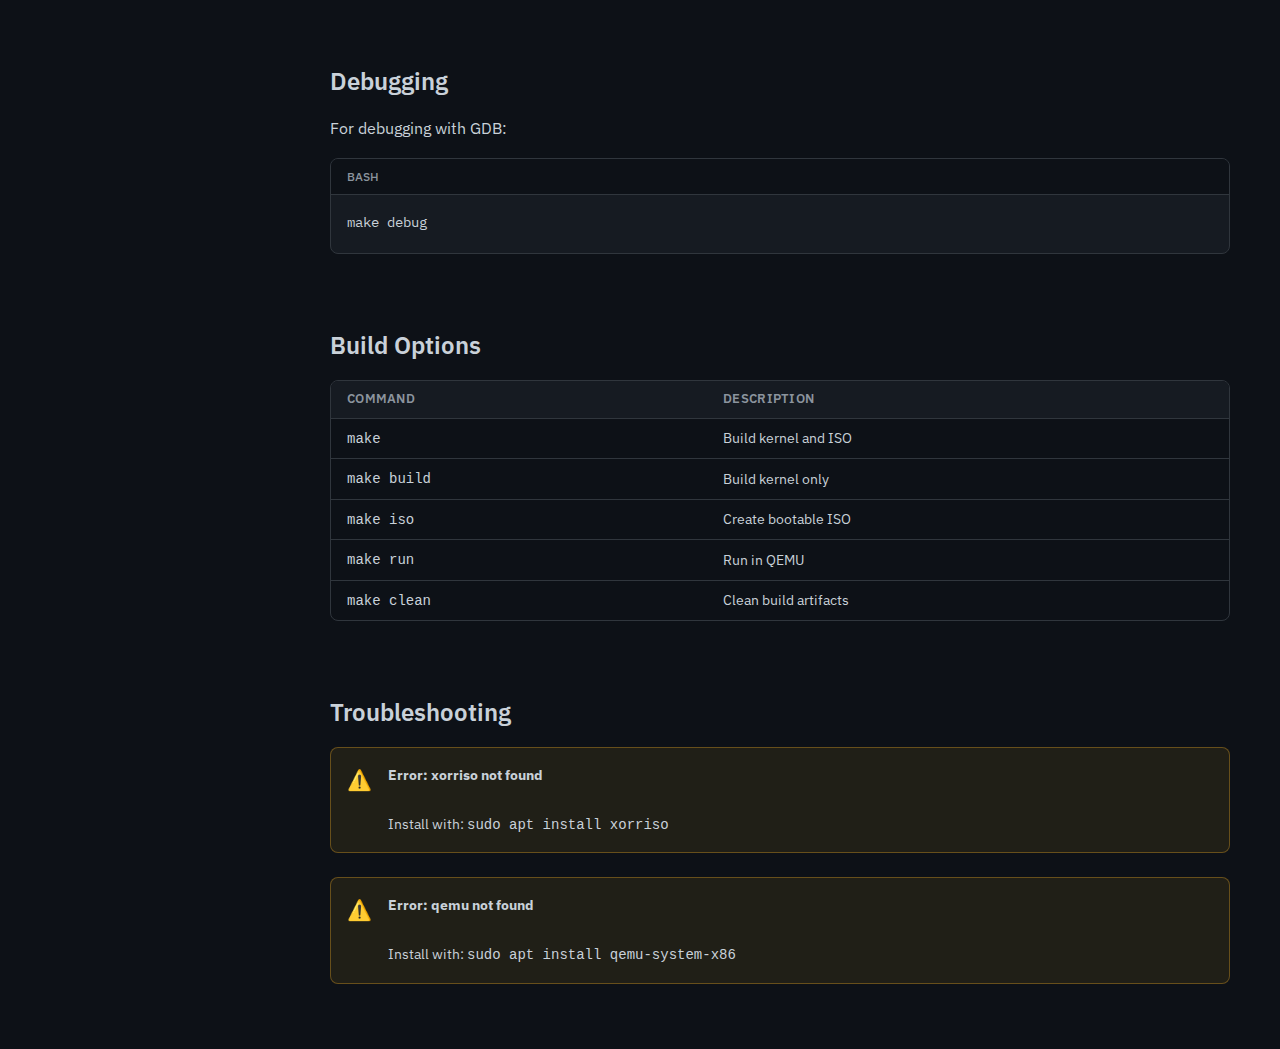
<file: installation.html>
<!DOCTYPE html>
<html lang="ru">
<head>
    <meta charset="UTF-8">
    <meta name="viewport" content="width=device-width, initial-scale=1.0">
    <title>Installation — KiOS</title>
    <link rel="stylesheet" href="css/style.css">
    <link rel="icon" href="data:image/svg+xml,<svg xmlns='http://www.w3.org/2000/svg' viewBox='0 0 100 100'><text y='.9em' font-size='90'>⚙️</text></svg>">
</head>
<body>
    <header class="site-header">
        <div class="header-content">
            <a href="index.html" class="logo">
                <span class="logo-icon">⚙️</span>
                <span class="logo-text">KiOS</span>
            </a>
            <button class="mobile-menu-btn" onclick="toggleMenu()">☰</button>
            <nav class="top-nav">
                <a href="index.html" class="nav-link">Docs</a>
                <a href="roadmap.html" class="nav-link">Roadmap</a>
                <a href="https://github.com/Lucifer04ka/KiOS" class="nav-link" target="_blank">GitHub</a>
            </nav>
        </div>
    </header>

    <div class="layout">
        <aside class="sidebar" id="sidebar">
            <div class="sidebar-header">
                <span class="sidebar-title">Documentation</span>
            </div>
            <nav class="sidebar-nav">
                <div class="nav-group">
                    <span class="nav-group-title">Getting Started</span>
                    <a href="index.html" class="nav-item">Introduction</a>
                    <a href="quick-start.html" class="nav-item">Quick Start</a>
                    <a href="installation.html" class="nav-item active">Installation</a>
                </div>
                <div class="nav-group">
                    <span class="nav-group-title">Architecture</span>
                    <a href="overview.html" class="nav-item">Overview</a>
                    <a href="kernel.html" class="nav-item">Kernel</a>
                    <a href="memory.html" class="nav-item">Memory Management</a>
                    <a href="syscalls.html" class="nav-item">System Calls</a>
                </div>
                <div class="nav-group">
                    <span class="nav-group-title">Development</span>
                    <a href="roadmap.html" class="nav-item">Roadmap</a>
                    <a href="contributing.html" class="nav-item">Contributing</a>
                </div>
                <div class="nav-group">
                    <span class="nav-group-title">Future Plans</span>
                    <a href="kilang.html" class="nav-item">KiLang</a>
                    <a href="file-formats.html" class="nav-item">File Formats</a>
                    <a href="kifs.html" class="nav-item">KiFS</a>
                </div>
            </nav>
        </aside>

        <main class="main-content">
            <article class="article">
                <h1>Installation</h1>
                <p class="lead">Detailed guide to setting up KiOS development environment.</p>

                <h2 id="prerequisites">Prerequisites</h2>
                <p>Before building KiOS, you need the following tools:</p>

                <h3>Ubuntu/Debian (WSL)</h3>
                <div class="code-block">
                    <div class="code-header">
                        <span class="code-lang">Bash</span>
                    </div>
                    <pre><code>sudo apt update
sudo apt install build-essential git qemu-system-x86 xorriso</code></pre>
                </div>

                <h3>Fedora</h3>
                <div class="code-block">
                    <div class="code-header">
                        <span class="code-lang">Bash</span>
                    </div>
                    <pre><code>sudo dnf install gcc make git qemu-x86 xorriso</code></pre>
                </div>

                <h3>Arch Linux</h3>
                <div class="code-block">
                    <div class="code-header">
                        <span class="code-lang">Bash</span>
                    </div>
                    <pre><code>sudo pacman -S base-devel git qemu xorriso</code></pre>
                </div>

                <h2 id="clone">Clone the Repository</h2>
                <div class="code-block">
                    <div class="code-header">
                        <span class="code-lang">Bash</span>
                    </div>
                    <pre><code>git clone https://github.com/Lucifer04ka/KiOS.git
cd KiOS</code></pre>
                </div>

                <h2 id="build">Build the Kernel</h2>
                <div class="code-block">
                    <div class="code-header">
                        <span class="code-lang">Bash</span>
                    </div>
                    <pre><code>make clean
make</code></pre>
                </div>

                <h2 id="run">Run KiOS</h2>
                <div class="code-block">
                    <div class="code-header">
                        <span class="code-lang">Bash</span>
                    </div>
                    <pre><code>make run</code></pre>
                </div>

                <h2 id="debug">Debugging</h2>
                <p>For debugging with GDB:</p>
                <div class="code-block">
                    <div class="code-header">
                        <span class="code-lang">Bash</span>
                    </div>
                    <pre><code>make debug</code></pre>
                </div>

                <h2 id="options">Build Options</h2>
                <div class="table-wrapper">
                    <table>
                        <thead>
                            <tr>
                                <th>Command</th>
                                <th>Description</th>
                            </tr>
                        </thead>
                        <tbody>
                            <tr>
                                <td><code>make</code></td>
                                <td>Build kernel and ISO</td>
                            </tr>
                            <tr>
                                <td><code>make build</code></td>
                                <td>Build kernel only</td>
                            </tr>
                            <tr>
                                <td><code>make iso</code></td>
                                <td>Create bootable ISO</td>
                            </tr>
                            <tr>
                                <td><code>make run</code></td>
                                <td>Run in QEMU</td>
                            </tr>
                            <tr>
                                <td><code>make clean</code></td>
                                <td>Clean build artifacts</td>
                            </tr>
                        </tbody>
                    </table>
                </div>

                <h2 id="troubleshooting">Troubleshooting</h2>
                <div class="warning-callout">
                    <span class="callout-icon">⚠️</span>
                    <div class="callout-content">
                        <strong>Error: xorriso not found</strong><br>
                        Install with: <code>sudo apt install xorriso</code>
                    </div>
                </div>

                <div class="warning-callout">
                    <span class="callout-icon">⚠️</span>
                    <div class="callout-content">
                        <strong>Error: qemu not found</strong><br>
                        Install with: <code>sudo apt install qemu-system-x86</code>
                    </div>
                </div>
            </article>
        </main>
    </div>

    <script>
    function toggleMenu() {
        document.getElementById('sidebar').classList.toggle('open');
    }
    </script>
</body>
</html>
</file>
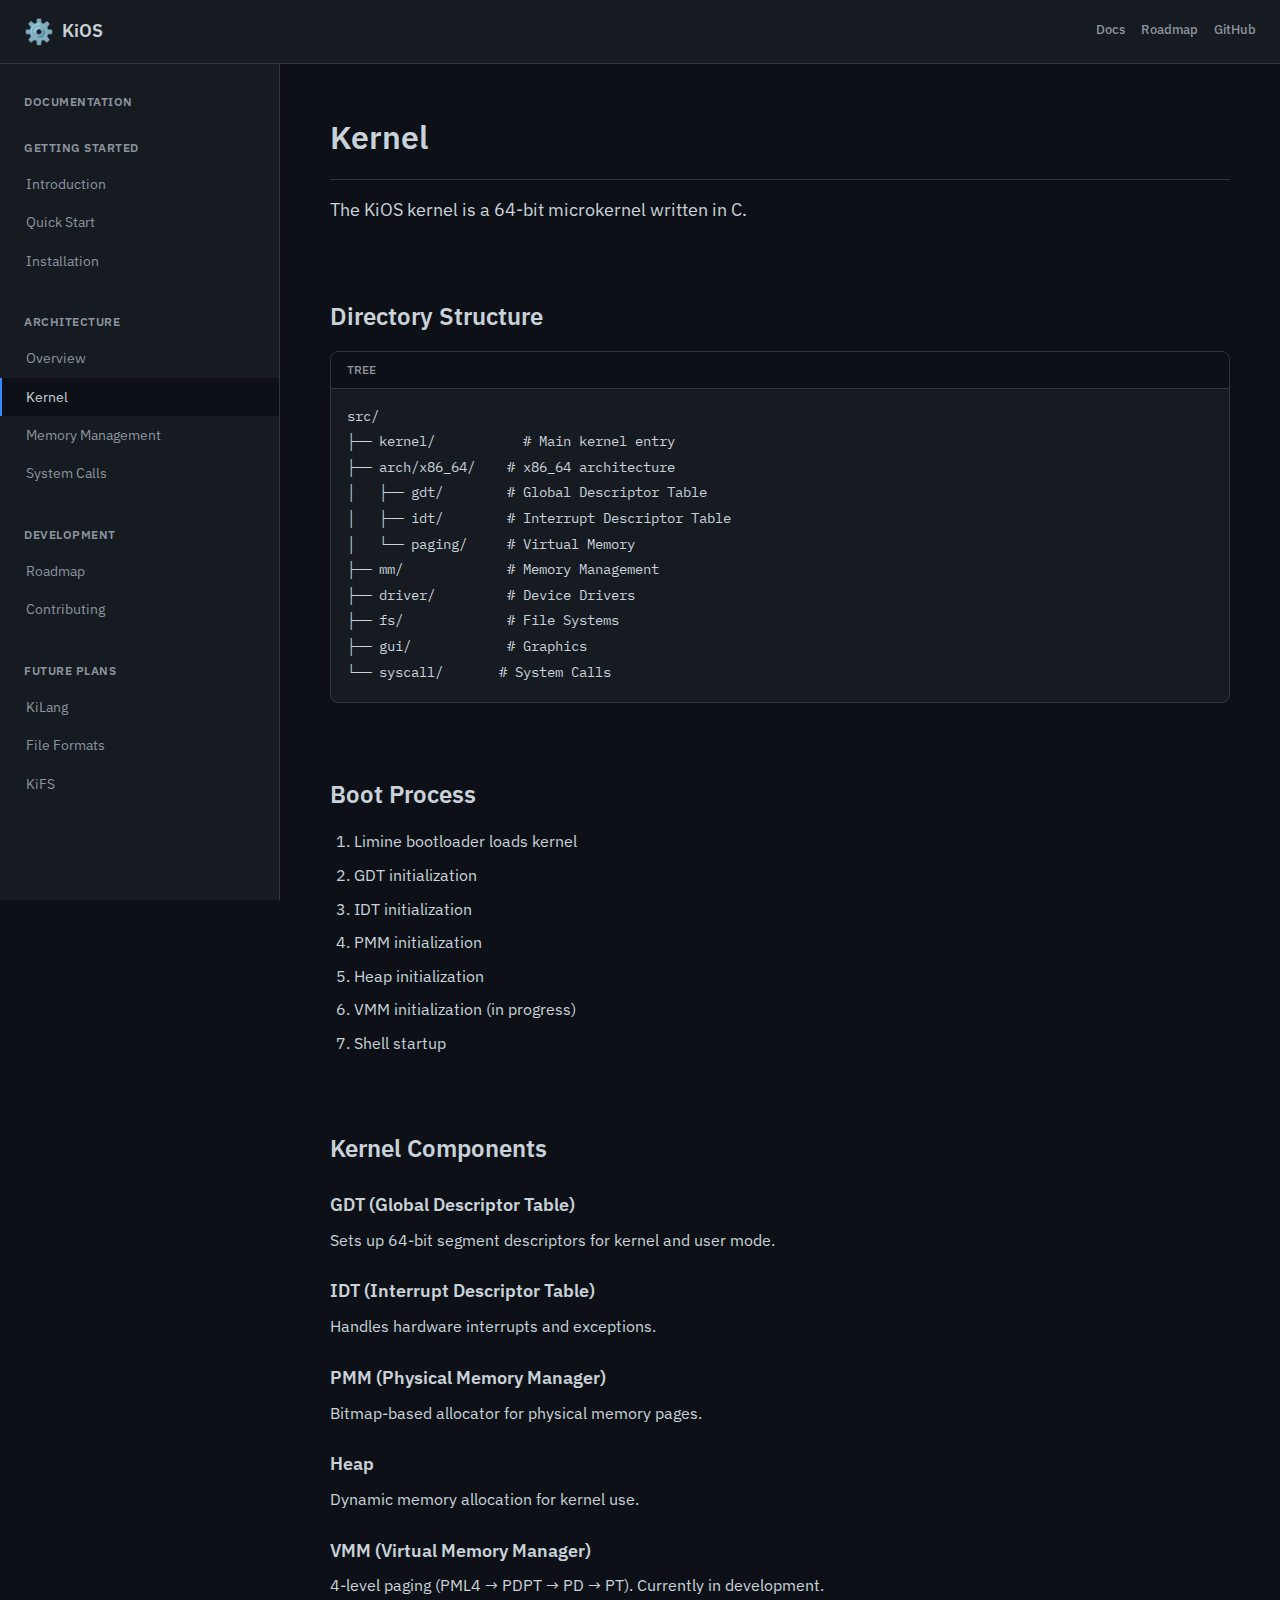
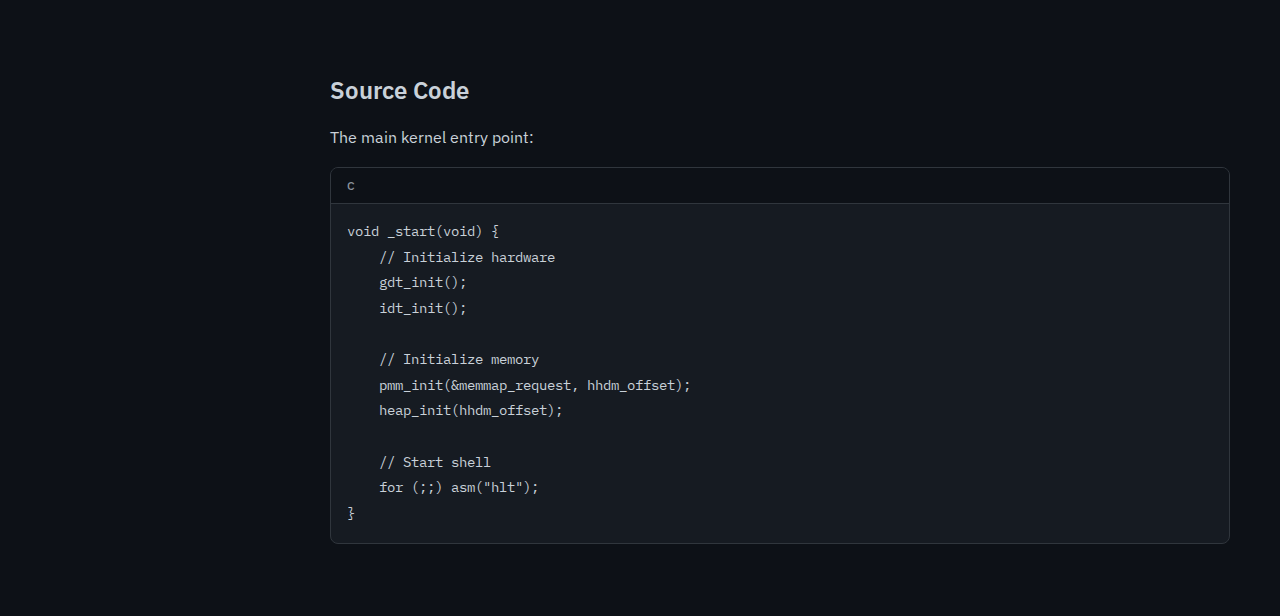
<file: kernel.html>
<!DOCTYPE html>
<html lang="ru">
<head>
    <meta charset="UTF-8">
    <meta name="viewport" content="width=device-width, initial-scale=1.0">
    <title>Kernel — KiOS</title>
    <link rel="stylesheet" href="css/style.css">
    <link rel="icon" href="data:image/svg+xml,<svg xmlns='http://www.w3.org/2000/svg' viewBox='0 0 100 100'><text y='.9em' font-size='90'>⚙️</text></svg>">
</head>
<body>
    <header class="site-header">
        <div class="header-content">
            <a href="index.html" class="logo">
                <span class="logo-icon">⚙️</span>
                <span class="logo-text">KiOS</span>
            </a>
            <nav class="top-nav">
                <a href="index.html" class="nav-link">Docs</a>
                <a href="roadmap.html" class="nav-link">Roadmap</a>
                <a href="https://github.com/Lucifer04ka/KiOS" class="nav-link" target="_blank">GitHub</a>
            </nav>
        </div>
    </header>

    <div class="layout">
        <aside class="sidebar" id="sidebar">
            <div class="sidebar-header">
                <span class="sidebar-title">Documentation</span>
            </div>
            <nav class="sidebar-nav">
                <div class="nav-group">
                    <span class="nav-group-title">Getting Started</span>
                    <a href="index.html" class="nav-item">Introduction</a>
                    <a href="quick-start.html" class="nav-item">Quick Start</a>
                    <a href="installation.html" class="nav-item">Installation</a>
                </div>
                <div class="nav-group">
                    <span class="nav-group-title">Architecture</span>
                    <a href="overview.html" class="nav-item">Overview</a>
                    <a href="kernel.html" class="nav-item active">Kernel</a>
                    <a href="memory.html" class="nav-item">Memory Management</a>
                    <a href="syscalls.html" class="nav-item">System Calls</a>
                </div>
                <div class="nav-group">
                    <span class="nav-group-title">Development</span>
                    <a href="roadmap.html" class="nav-item">Roadmap</a>
                    <a href="contributing.html" class="nav-item">Contributing</a>
                </div>
                <div class="nav-group">
                    <span class="nav-group-title">Future Plans</span>
                    <a href="kilang.html" class="nav-item">KiLang</a>
                    <a href="file-formats.html" class="nav-item">File Formats</a>
                    <a href="kifs.html" class="nav-item">KiFS</a>
                </div>
            </nav>
        </aside>

        <main class="main-content">
            <article class="article">
                <h1>Kernel</h1>
                <p class="lead">The KiOS kernel is a 64-bit microkernel written in C.</p>

                <h2 id="structure">Directory Structure</h2>
                <div class="code-block">
                    <div class="code-header">
                        <span class="code-lang">Tree</span>
                    </div>
                    <pre><code>src/
├── kernel/           # Main kernel entry
├── arch/x86_64/    # x86_64 architecture
│   ├── gdt/        # Global Descriptor Table
│   ├── idt/        # Interrupt Descriptor Table
│   └── paging/     # Virtual Memory
├── mm/             # Memory Management
├── driver/         # Device Drivers
├── fs/             # File Systems
├── gui/            # Graphics
└── syscall/       # System Calls</code></pre>
                </div>

                <h2 id="boot">Boot Process</h2>
                <ol>
                    <li>Limine bootloader loads kernel</li>
                    <li>GDT initialization</li>
                    <li>IDT initialization</li>
                    <li>PMM initialization</li>
                    <li>Heap initialization</li>
                    <li>VMM initialization (in progress)</li>
                    <li>Shell startup</li>
                </ol>

                <h2 id="components">Kernel Components</h2>

                <h3>GDT (Global Descriptor Table)</h3>
                <p>Sets up 64-bit segment descriptors for kernel and user mode.</p>

                <h3>IDT (Interrupt Descriptor Table)</h3>
                <p>Handles hardware interrupts and exceptions.</p>

                <h3>PMM (Physical Memory Manager)</h3>
                <p>Bitmap-based allocator for physical memory pages.</p>

                <h3>Heap</h3>
                <p>Dynamic memory allocation for kernel use.</p>

                <h3>VMM (Virtual Memory Manager)</h3>
                <p>4-level paging (PML4 → PDPT → PD → PT). Currently in development.</p>

                <h2 id="source">Source Code</h2>
                <p>The main kernel entry point:</p>
                <div class="code-block">
                    <div class="code-header">
                        <span class="code-lang">C</span>
                    </div>
                    <pre><code>void _start(void) {
    // Initialize hardware
    gdt_init();
    idt_init();
    
    // Initialize memory
    pmm_init(&memmap_request, hhdm_offset);
    heap_init(hhdm_offset);
    
    // Start shell
    for (;;) asm("hlt");
}</code></pre>
                </div>
            </article>
        </main>
    </div>

    <script src="js/main.js"></script>
</body>
</html>
</file>
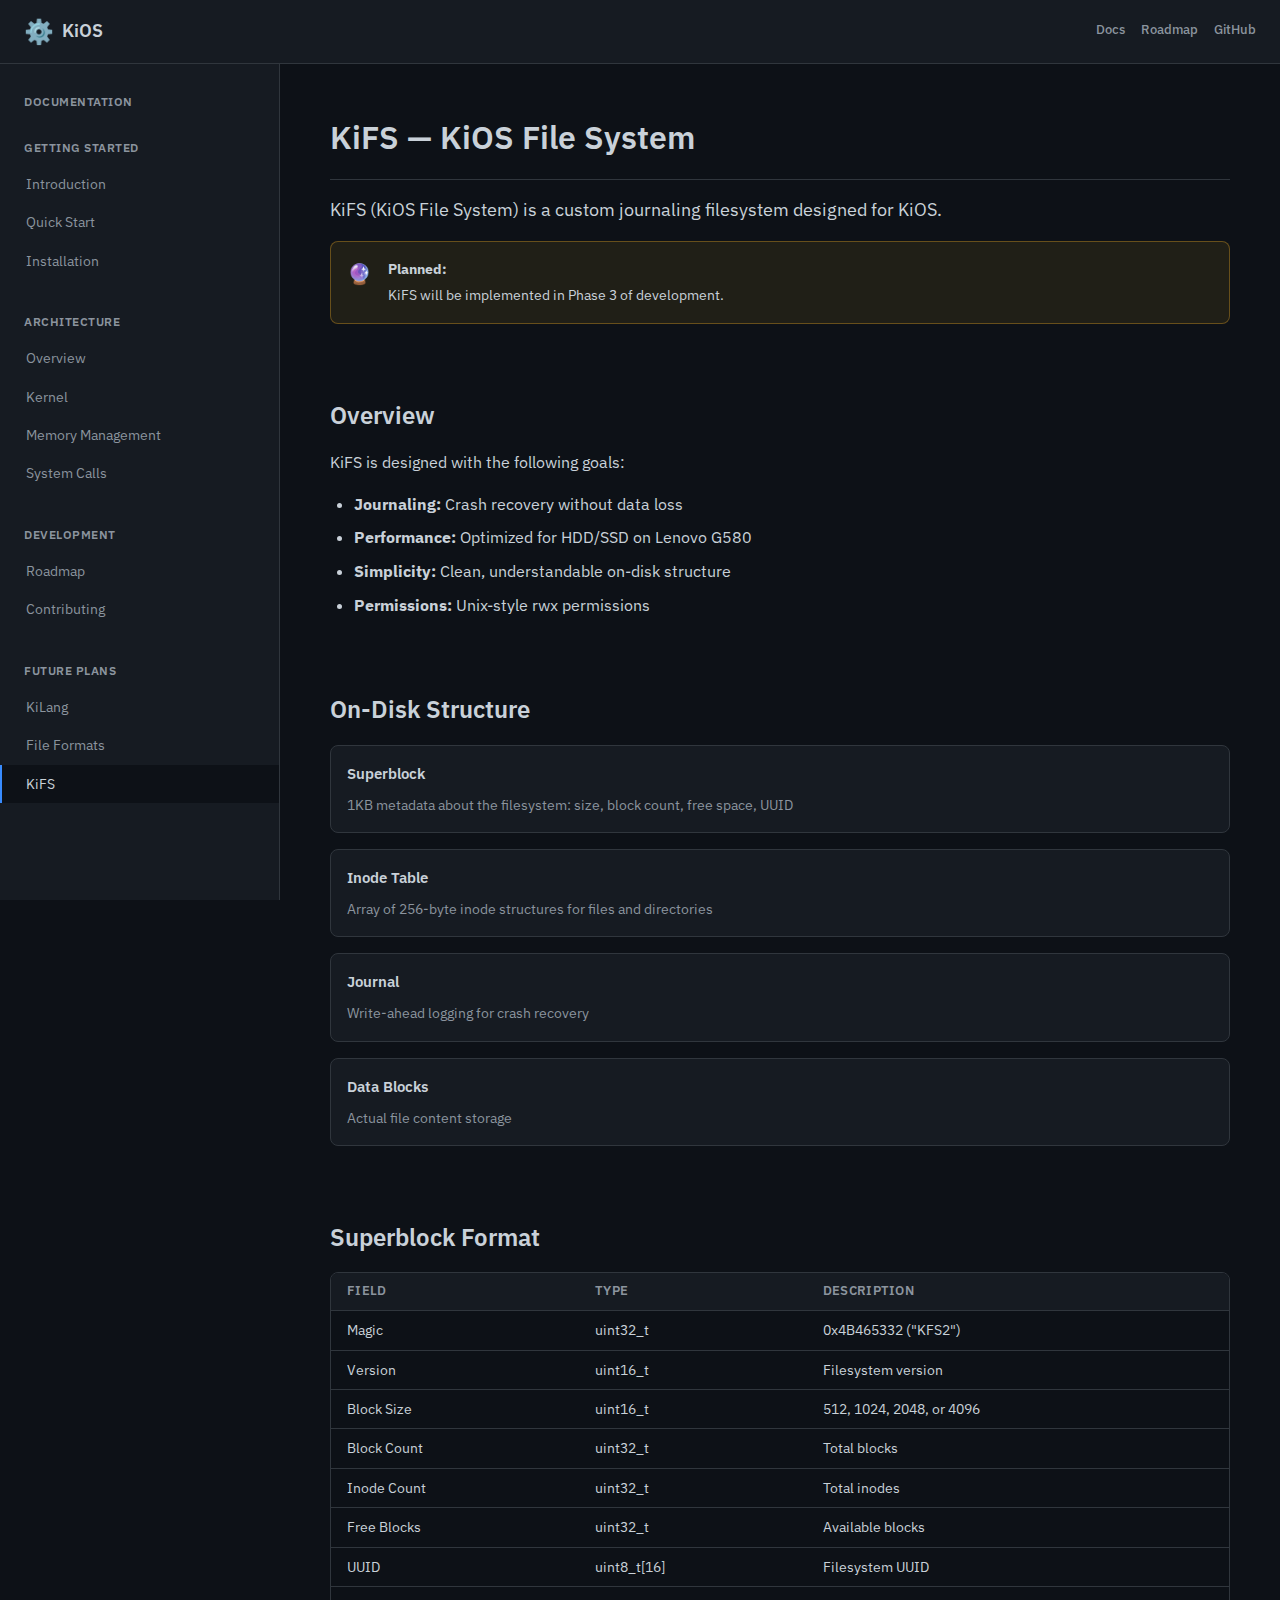
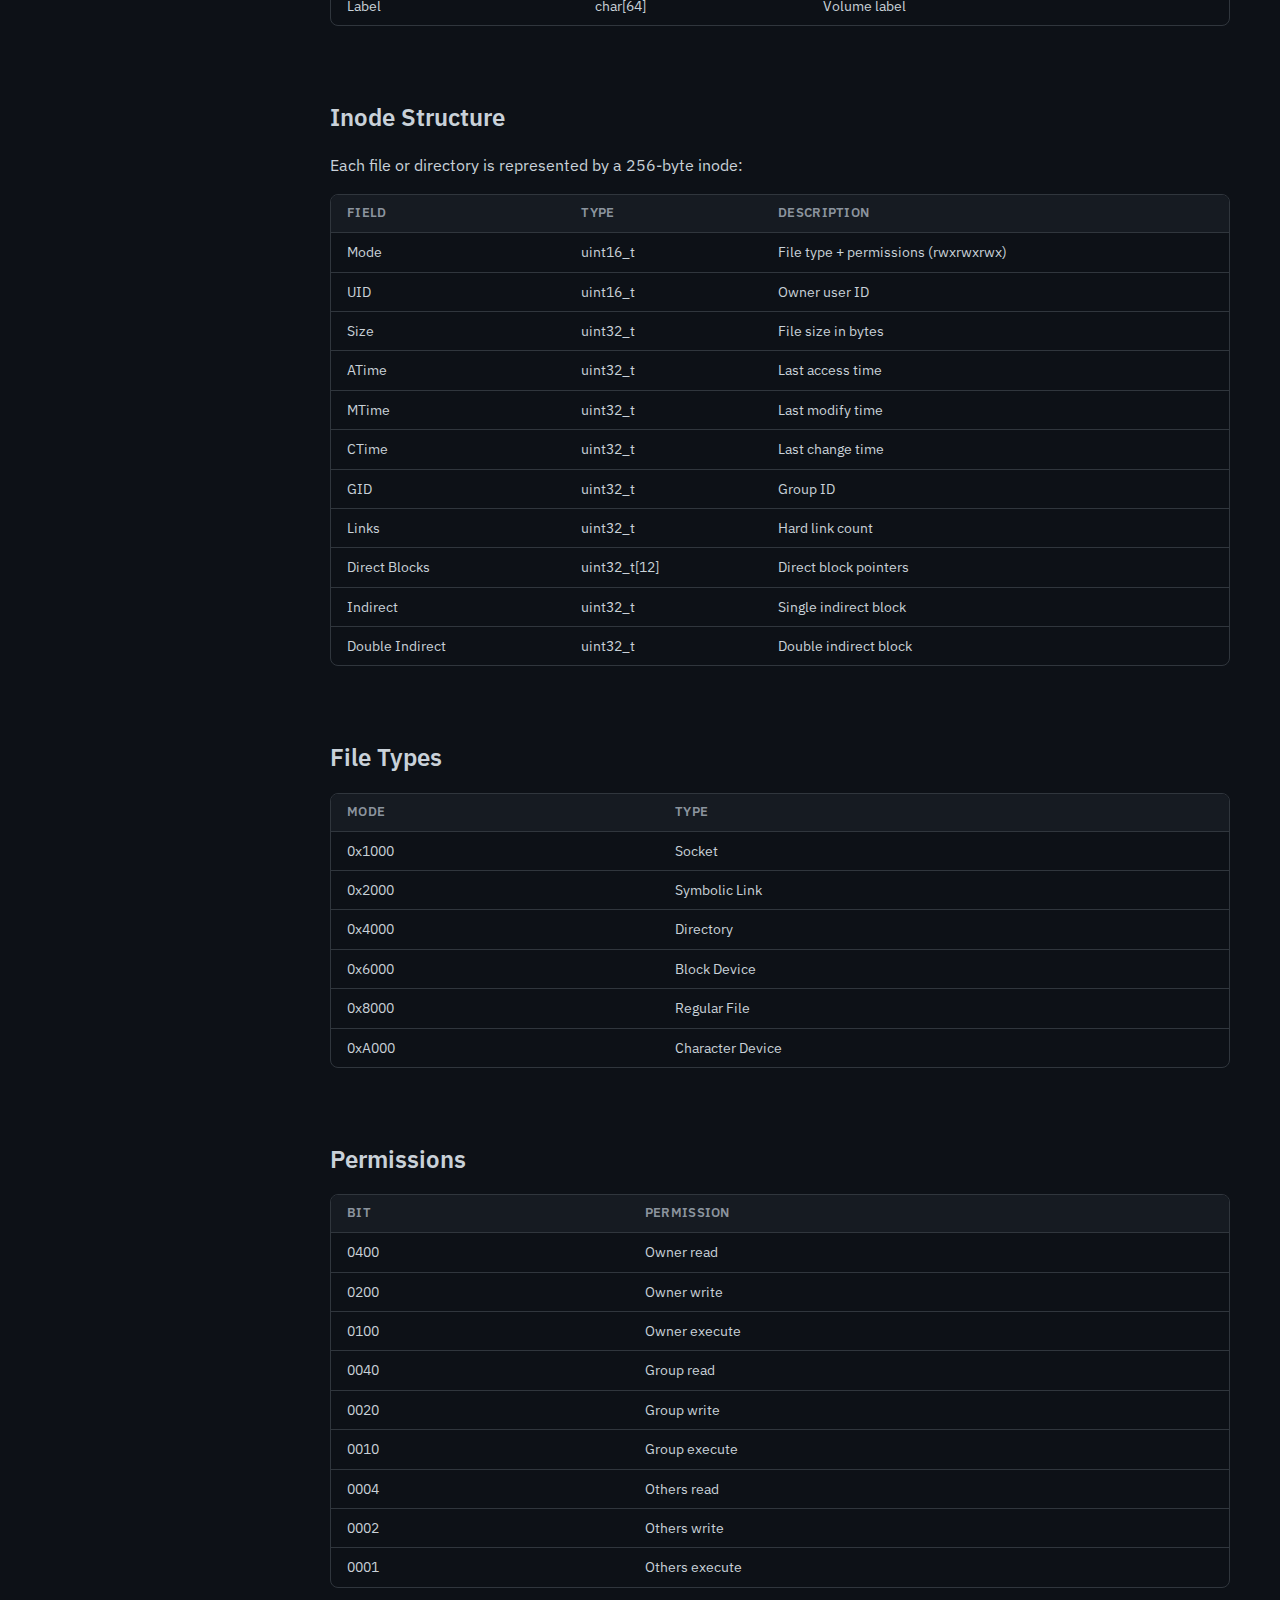
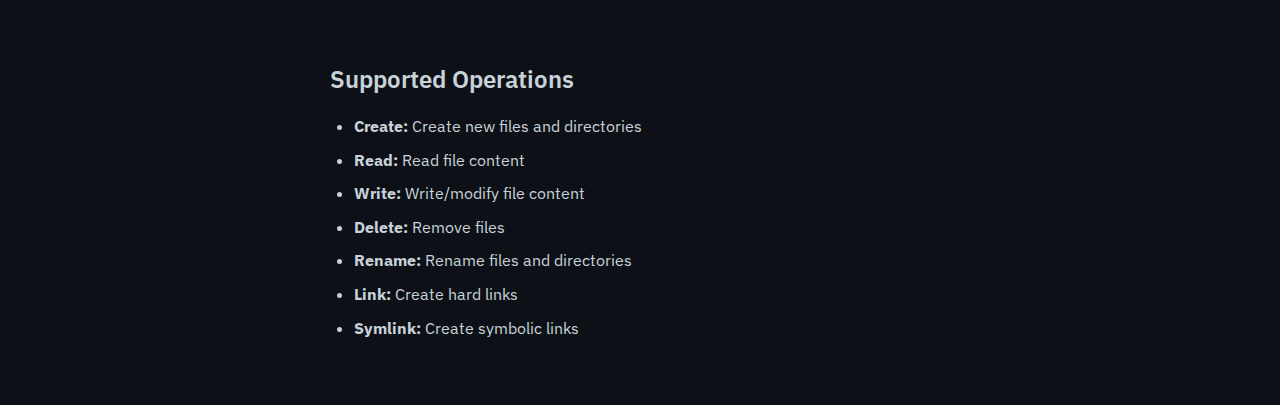
<file: kifs.html>
<!DOCTYPE html>
<html lang="ru">
<head>
    <meta charset="UTF-8">
    <meta name="viewport" content="width=device-width, initial-scale=1.0">
    <title>KiFS — KiOS</title>
    <link rel="stylesheet" href="css/style.css">
    <link rel="icon" href="data:image/svg+xml,<svg xmlns='http://www.w3.org/2000/svg' viewBox='0 0 100 100'><text y='.9em' font-size='90'>⚙️</text></svg>">
</head>
<body>
    <header class="site-header">
        <div class="header-content">
            <a href="index.html" class="logo">
                <span class="logo-icon">⚙️</span>
                <span class="logo-text">KiOS</span>
            </a>
            <nav class="top-nav">
                <a href="index.html" class="nav-link">Docs</a>
                <a href="roadmap.html" class="nav-link">Roadmap</a>
                <a href="https://github.com/Lucifer04ka/KiOS" class="nav-link" target="_blank">GitHub</a>
            </nav>
        </div>
    </header>

    <div class="layout">
        <aside class="sidebar">
            <div class="sidebar-header">
                <span class="sidebar-title">Documentation</span>
            </div>
            <nav class="sidebar-nav">
                <div class="nav-group">
                    <span class="nav-group-title">Getting Started</span>
                    <a href="index.html" class="nav-item">Introduction</a>
                    <a href="quick-start.html" class="nav-item">Quick Start</a>
                    <a href="installation.html" class="nav-item">Installation</a>
                </div>
                <div class="nav-group">
                    <span class="nav-group-title">Architecture</span>
                    <a href="overview.html" class="nav-item">Overview</a>
                    <a href="kernel.html" class="nav-item">Kernel</a>
                    <a href="memory.html" class="nav-item">Memory Management</a>
                    <a href="syscalls.html" class="nav-item">System Calls</a>
                </div>
                <div class="nav-group">
                    <span class="nav-group-title">Development</span>
                    <a href="roadmap.html" class="nav-item">Roadmap</a>
                    <a href="contributing.html" class="nav-item">Contributing</a>
                </div>
                <div class="nav-group">
                    <span class="nav-group-title">Future Plans</span>
                    <a href="kilang.html" class="nav-item">KiLang</a>
                    <a href="file-formats.html" class="nav-item">File Formats</a>
                    <a href="kifs.html" class="nav-item active">KiFS</a>
                </div>
            </nav>
        </aside>

        <main class="main-content">
            <article class="article">
                <h1>KiFS — KiOS File System</h1>
                <p class="lead">KiFS (KiOS File System) is a custom journaling filesystem designed for KiOS.</p>

                <div class="warning-callout">
                    <span class="callout-icon">🔮</span>
                    <div class="callout-content">
                        <strong>Planned:</strong> KiFS will be implemented in Phase 3 of development.
                    </div>
                </div>

                <h2 id="overview">Overview</h2>
                <p>KiFS is designed with the following goals:</p>
                <ul>
                    <li><strong>Journaling:</strong> Crash recovery without data loss</li>
                    <li><strong>Performance:</strong> Optimized for HDD/SSD on Lenovo G580</li>
                    <li><strong>Simplicity:</strong> Clean, understandable on-disk structure</li>
                    <li><strong>Permissions:</strong> Unix-style rwx permissions</li>
                </ul>

                <h2 id="structure">On-Disk Structure</h2>
                <div class="feature-grid">
                    <div class="feature">
                        <h3>Superblock</h3>
                        <p>1KB metadata about the filesystem: size, block count, free space, UUID</p>
                    </div>
                    <div class="feature">
                        <h3>Inode Table</h3>
                        <p>Array of 256-byte inode structures for files and directories</p>
                    </div>
                    <div class="feature">
                        <h3>Journal</h3>
                        <p>Write-ahead logging for crash recovery</p>
                    </div>
                    <div class="feature">
                        <h3>Data Blocks</h4>
                        <p>Actual file content storage</p>
                    </div>
                </div>

                <h2 id="superblock">Superblock Format</h2>
                <div class="table-wrapper">
                    <table>
                        <thead>
                            <tr>
                                <th>Field</th>
                                <th>Type</th>
                                <th>Description</th>
                            </tr>
                        </thead>
                        <tbody>
                            <tr>
                                <td>Magic</td>
                                <td>uint32_t</td>
                                <td>0x4B465332 ("KFS2")</td>
                            </tr>
                            <tr>
                                <td>Version</td>
                                <td>uint16_t</td>
                                <td>Filesystem version</td>
                            </tr>
                            <tr>
                                <td>Block Size</td>
                                <td>uint16_t</td>
                                <td>512, 1024, 2048, or 4096</td>
                            </tr>
                            <tr>
                                <td>Block Count</td>
                                <td>uint32_t</td>
                                <td>Total blocks</td>
                            </tr>
                            <tr>
                                <td>Inode Count</td>
                                <td>uint32_t</td>
                                <td>Total inodes</td>
                            </tr>
                            <tr>
                                <td>Free Blocks</td>
                                <td>uint32_t</td>
                                <td>Available blocks</td>
                            </tr>
                            <tr>
                                <td>UUID</td>
                                <td>uint8_t[16]</td>
                                <td>Filesystem UUID</td>
                            </tr>
                            <tr>
                                <td>Label</td>
                                <td>char[64]</td>
                                <td>Volume label</td>
                            </tr>
                        </tbody>
                    </table>
                </div>

                <h2 id="inode">Inode Structure</h2>
                <p>Each file or directory is represented by a 256-byte inode:</p>

                <div class="table-wrapper">
                    <table>
                        <thead>
                            <tr>
                                <th>Field</th>
                                <th>Type</th>
                                <th>Description</th>
                            </tr>
                        </thead>
                        <tbody>
                            <tr>
                                <td>Mode</td>
                                <td>uint16_t</td>
                                <td>File type + permissions (rwxrwxrwx)</td>
                            </tr>
                            <tr>
                                <td>UID</td>
                                <td>uint16_t</td>
                                <td>Owner user ID</td>
                            </tr>
                            <tr>
                                <td>Size</td>
                                <td>uint32_t</td>
                                <td>File size in bytes</td>
                            </tr>
                            <tr>
                                <td>ATime</td>
                                <td>uint32_t</td>
                                <td>Last access time</td>
                            </tr>
                            <tr>
                                <td>MTime</td>
                                <td>uint32_t</td>
                                <td>Last modify time</td>
                            </tr>
                            <tr>
                                <td>CTime</td>
                                <td>uint32_t</td>
                                <td>Last change time</td>
                            </tr>
                            <tr>
                                <td>GID</td>
                                <td>uint32_t</td>
                                <td>Group ID</td>
                            </tr>
                            <tr>
                                <td>Links</td>
                                <td>uint32_t</td>
                                <td>Hard link count</td>
                            </tr>
                            <tr>
                                <td>Direct Blocks</td>
                                <td>uint32_t[12]</td>
                                <td>Direct block pointers</td>
                            </tr>
                            <tr>
                                <td>Indirect</td>
                                <td>uint32_t</td>
                                <td>Single indirect block</td>
                            </tr>
                            <tr>
                                <td>Double Indirect</td>
                                <td>uint32_t</td>
                                <td>Double indirect block</td>
                            </tr>
                        </tbody>
                    </table>
                </div>

                <h2 id="modes">File Types</h2>
                <div class="table-wrapper">
                    <table>
                        <thead>
                            <tr>
                                <th>Mode</th>
                                <th>Type</th>
                            </tr>
                        </thead>
                        <tbody>
                            <tr>
                                <td>0x1000</td>
                                <td>Socket</td>
                            </tr>
                            <tr>
                                <td>0x2000</td>
                                <td>Symbolic Link</td>
                            </tr>
                            <tr>
                                <td>0x4000</td>
                                <td>Directory</td>
                            </tr>
                            <tr>
                                <td>0x6000</td>
                                <td>Block Device</td>
                            </tr>
                            <tr>
                                <td>0x8000</td>
                                <td>Regular File</td>
                            </tr>
                            <tr>
                                <td>0xA000</td>
                                <td>Character Device</td>
                            </tr>
                        </tbody>
                    </table>
                </div>

                <h2 id="permissions">Permissions</h2>
                <div class="table-wrapper">
                    <table>
                        <thead>
                            <tr>
                                <th>Bit</th>
                                <th>Permission</th>
                            </tr>
                        </thead>
                        <tbody>
                            <tr>
                                <td>0400</td>
                                <td>Owner read</td>
                            </tr>
                            <tr>
                                <td>0200</td>
                                <td>Owner write</td>
                            </tr>
                            <tr>
                                <td>0100</td>
                                <td>Owner execute</td>
                            </tr>
                            <tr>
                                <td>0040</td>
                                <td>Group read</td>
                            </tr>
                            <tr>
                                <td>0020</td>
                                <td>Group write</td>
                            </tr>
                            <tr>
                                <td>0010</td>
                                <td>Group execute</td>
                            </tr>
                            <tr>
                                <td>0004</td>
                                <td>Others read</td>
                            </tr>
                            <tr>
                                <td>0002</td>
                                <td>Others write</td>
                            </tr>
                            <tr>
                                <td>0001</td>
                                <td>Others execute</td>
                            </tr>
                        </tbody>
                    </table>
                </div>

                <h2 id="operations">Supported Operations</h2>
                <ul>
                    <li><strong>Create:</strong> Create new files and directories</li>
                    <li><strong>Read:</strong> Read file content</li>
                    <li><strong>Write:</strong> Write/modify file content</li>
                    <li><strong>Delete:</strong> Remove files</li>
                    <li><strong>Rename:</strong> Rename files and directories</li>
                    <li><strong>Link:</strong> Create hard links</li>
                    <li><strong>Symlink:</strong> Create symbolic links</li>
                </ul>
            </article>
        </main>
    </div>

    <script src="js/main.js"></script>
</body>
</html>
</file>
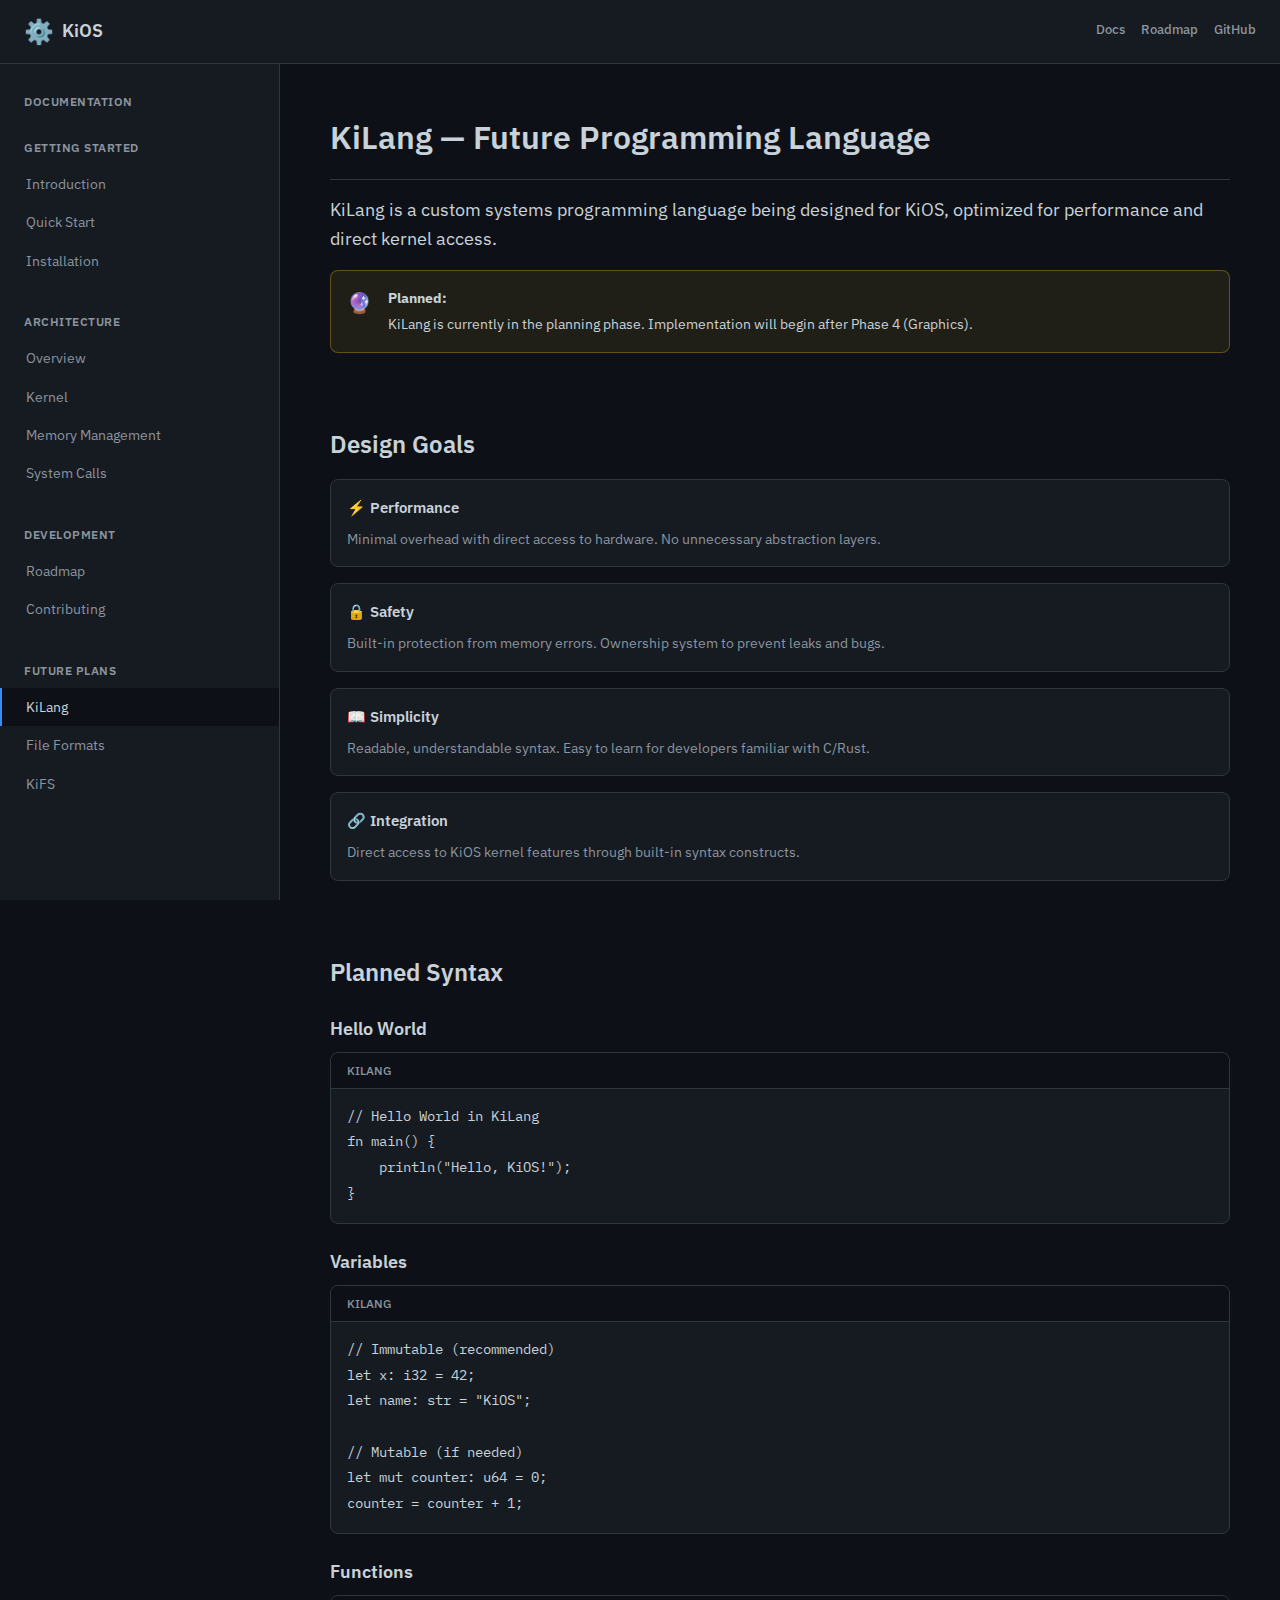
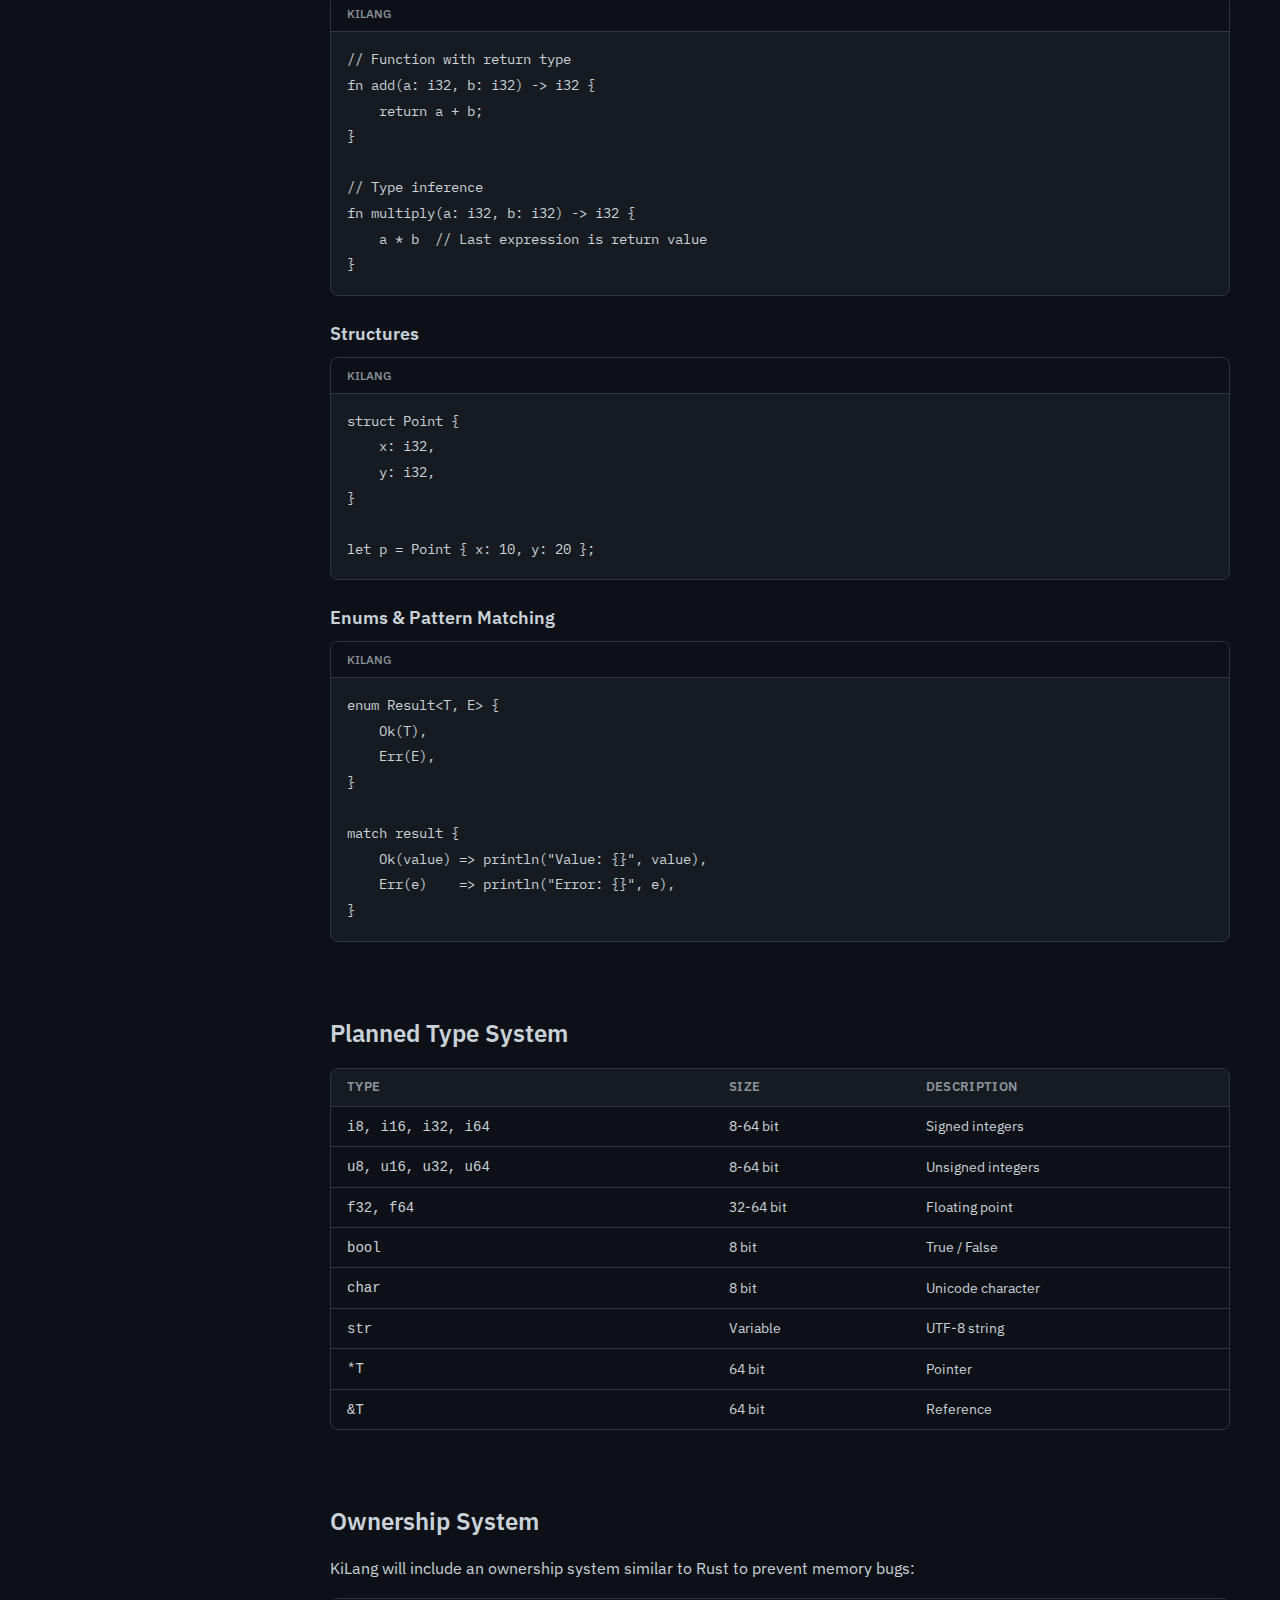
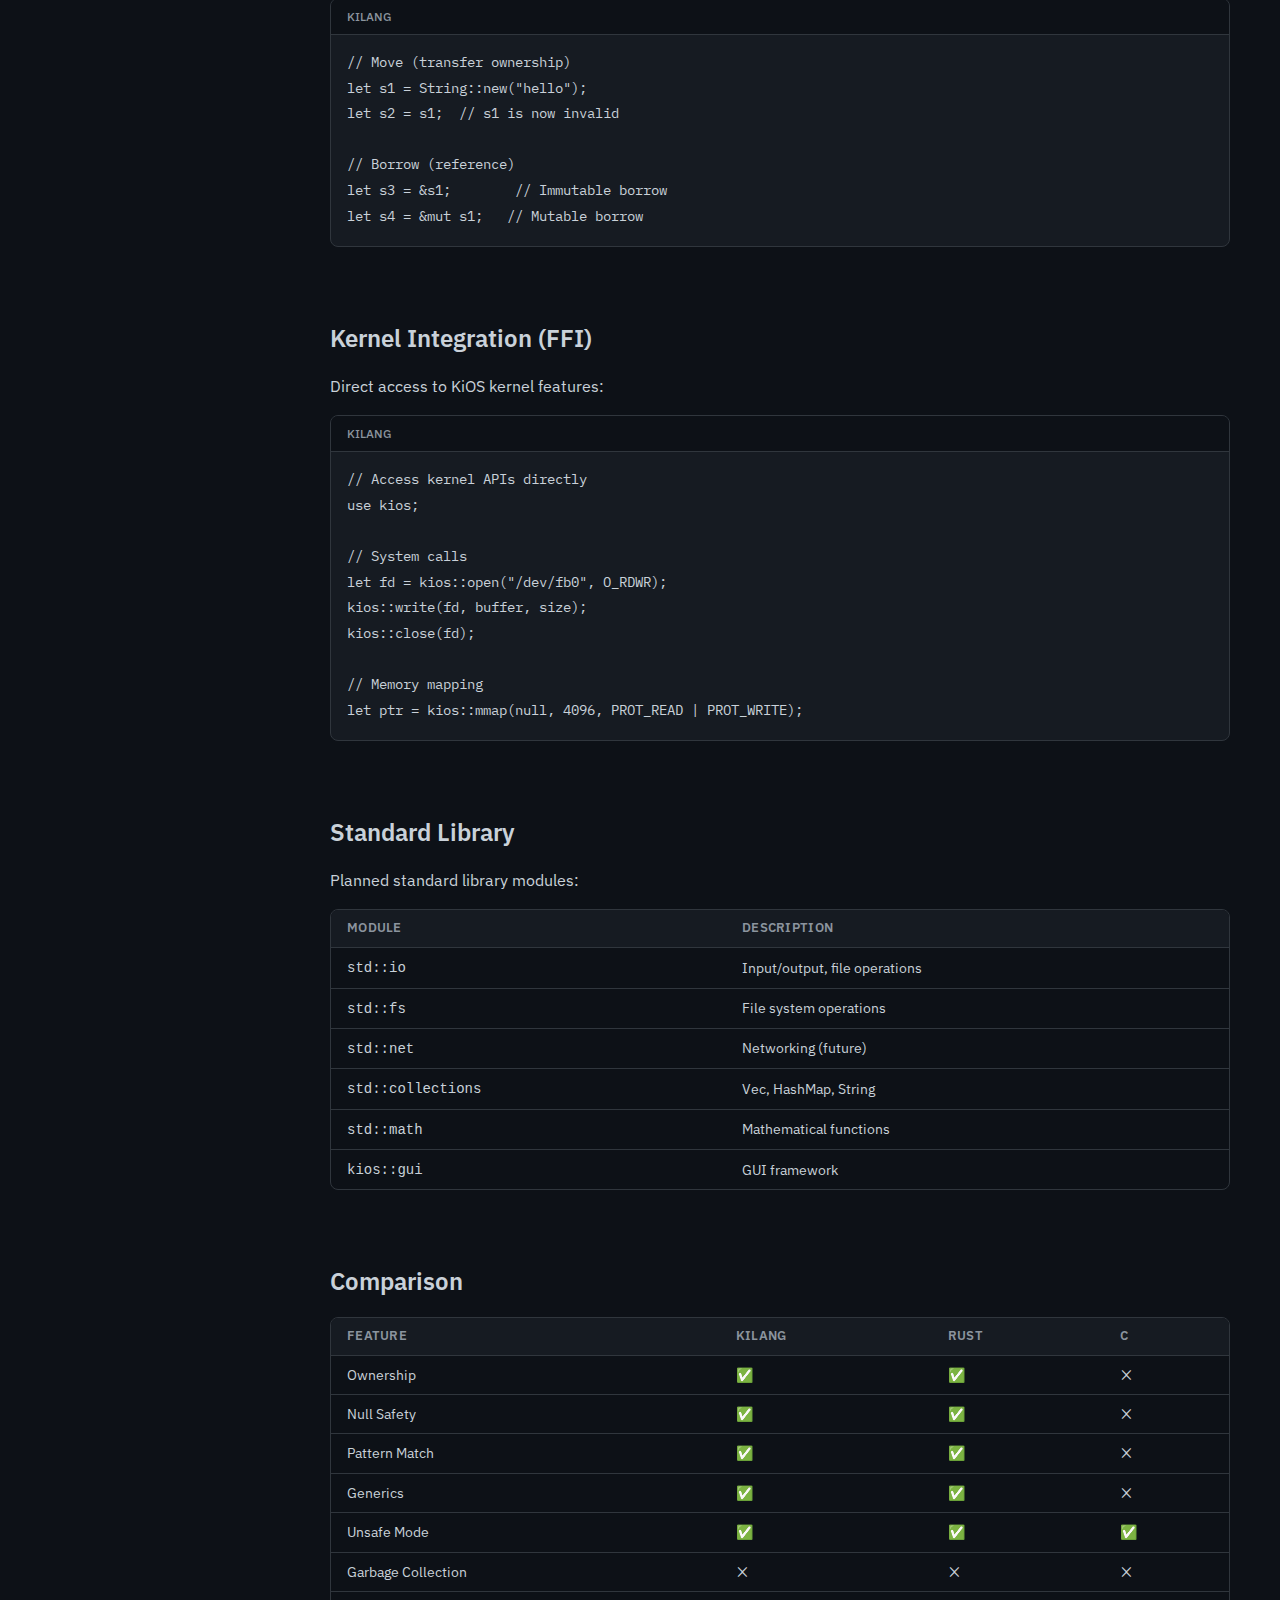
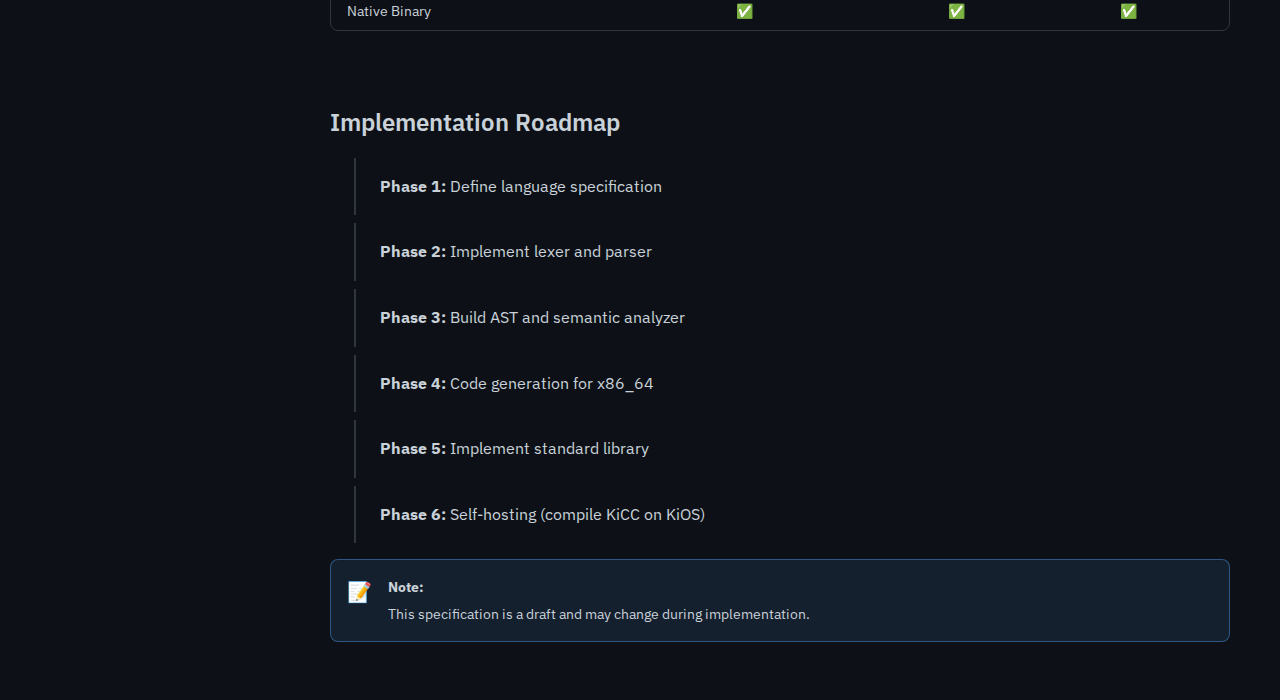
<file: kilang.html>
<!DOCTYPE html>
<html lang="ru">
<head>
    <meta charset="UTF-8">
    <meta name="viewport" content="width=device-width, initial-scale=1.0">
    <title>KiLang — KiOS</title>
    <link rel="stylesheet" href="css/style.css">
    <link rel="icon" href="data:image/svg+xml,<svg xmlns='http://www.w3.org/2000/svg' viewBox='0 0 100 100'><text y='.9em' font-size='90'>⚙️</text></svg>">
</head>
<body>
    <header class="site-header">
        <div class="header-content">
            <a href="index.html" class="logo">
                <span class="logo-icon">⚙️</span>
                <span class="logo-text">KiOS</span>
            </a>
            <nav class="top-nav">
                <a href="index.html" class="nav-link">Docs</a>
                <a href="roadmap.html" class="nav-link">Roadmap</a>
                <a href="https://github.com/Lucifer04ka/KiOS" class="nav-link" target="_blank">GitHub</a>
            </nav>
        </div>
    </header>

    <div class="layout">
        <aside class="sidebar" id="sidebar">
            <div class="sidebar-header">
                <span class="sidebar-title">Documentation</span>
            </div>
            <nav class="sidebar-nav">
                <div class="nav-group">
                    <span class="nav-group-title">Getting Started</span>
                    <a href="index.html" class="nav-item">Introduction</a>
                    <a href="quick-start.html" class="nav-item">Quick Start</a>
                    <a href="installation.html" class="nav-item">Installation</a>
                </div>
                <div class="nav-group">
                    <span class="nav-group-title">Architecture</span>
                    <a href="overview.html" class="nav-item">Overview</a>
                    <a href="kernel.html" class="nav-item">Kernel</a>
                    <a href="memory.html" class="nav-item">Memory Management</a>
                    <a href="syscalls.html" class="nav-item">System Calls</a>
                </div>
                <div class="nav-group">
                    <span class="nav-group-title">Development</span>
                    <a href="roadmap.html" class="nav-item">Roadmap</a>
                    <a href="contributing.html" class="nav-item">Contributing</a>
                </div>
                <div class="nav-group">
                    <span class="nav-group-title">Future Plans</span>
                    <a href="kilang.html" class="nav-item active">KiLang</a>
                    <a href="file-formats.html" class="nav-item">File Formats</a>
                    <a href="kifs.html" class="nav-item">KiFS</a>
                </div>
            </nav>
        </aside>

        <main class="main-content">
            <article class="article">
                <h1>KiLang — Future Programming Language</h1>
                <p class="lead">KiLang is a custom systems programming language being designed for KiOS, optimized for performance and direct kernel access.</p>

                <div class="warning-callout">
                    <span class="callout-icon">🔮</span>
                    <div class="callout-content">
                        <strong>Planned:</strong> KiLang is currently in the planning phase. Implementation will begin after Phase 4 (Graphics).
                    </div>
                </div>

                <h2 id="goals">Design Goals</h2>
                <div class="feature-grid">
                    <div class="feature">
                        <h3>⚡ Performance</h3>
                        <p>Minimal overhead with direct access to hardware. No unnecessary abstraction layers.</p>
                    </div>
                    <div class="feature">
                        <h3>🔒 Safety</h3>
                        <p>Built-in protection from memory errors. Ownership system to prevent leaks and bugs.</p>
                    </div>
                    <div class="feature">
                        <h3>📖 Simplicity</h3>
                        <p>Readable, understandable syntax. Easy to learn for developers familiar with C/Rust.</p>
                    </div>
                    <div class="feature">
                        <h3>🔗 Integration</h3>
                        <p>Direct access to KiOS kernel features through built-in syntax constructs.</p>
                    </div>
                </div>

                <h2 id="syntax">Planned Syntax</h2>

                <h3>Hello World</h3>
                <div class="code-block">
                    <div class="code-header">
                        <span class="code-lang">KiLang</span>
                    </div>
                    <pre><code>// Hello World in KiLang
fn main() {
    println("Hello, KiOS!");
}</code></pre>
                </div>

                <h3>Variables</h3>
                <div class="code-block">
                    <div class="code-header">
                        <span class="code-lang">KiLang</span>
                    </div>
                    <pre><code>// Immutable (recommended)
let x: i32 = 42;
let name: str = "KiOS";

// Mutable (if needed)
let mut counter: u64 = 0;
counter = counter + 1;</code></pre>
                </div>

                <h3>Functions</h3>
                <div class="code-block">
                    <div class="code-header">
                        <span class="code-lang">KiLang</span>
                    </div>
                    <pre><code>// Function with return type
fn add(a: i32, b: i32) -> i32 {
    return a + b;
}

// Type inference
fn multiply(a: i32, b: i32) -> i32 {
    a * b  // Last expression is return value
}</code></pre>
                </div>

                <h3>Structures</h3>
                <div class="code-block">
                    <div class="code-header">
                        <span class="code-lang">KiLang</span>
                    </div>
                    <pre><code>struct Point {
    x: i32,
    y: i32,
}

let p = Point { x: 10, y: 20 };</code></pre>
                </div>

                <h3>Enums & Pattern Matching</h3>
                <div class="code-block">
                    <div class="code-header">
                        <span class="code-lang">KiLang</span>
                    </div>
                    <pre><code>enum Result&lt;T, E&gt; {
    Ok(T),
    Err(E),
}

match result {
    Ok(value) => println("Value: {}", value),
    Err(e)    => println("Error: {}", e),
}</code></pre>
                </div>

                <h2 id="types">Planned Type System</h2>
                <div class="table-wrapper">
                    <table>
                        <thead>
                            <tr>
                                <th>Type</th>
                                <th>Size</th>
                                <th>Description</th>
                            </tr>
                        </thead>
                        <tbody>
                            <tr>
                                <td><code>i8, i16, i32, i64</code></td>
                                <td>8-64 bit</td>
                                <td>Signed integers</td>
                            </tr>
                            <tr>
                                <td><code>u8, u16, u32, u64</code></td>
                                <td>8-64 bit</td>
                                <td>Unsigned integers</td>
                            </tr>
                            <tr>
                                <td><code>f32, f64</code></td>
                                <td>32-64 bit</td>
                                <td>Floating point</td>
                            </tr>
                            <tr>
                                <td><code>bool</code></td>
                                <td>8 bit</td>
                                <td>True / False</td>
                            </tr>
                            <tr>
                                <td><code>char</code></td>
                                <td>8 bit</td>
                                <td>Unicode character</td>
                            </tr>
                            <tr>
                                <td><code>str</code></td>
                                <td>Variable</td>
                                <td>UTF-8 string</td>
                            </tr>
                            <tr>
                                <td><code>*T</code></td>
                                <td>64 bit</td>
                                <td>Pointer</td>
                            </tr>
                            <tr>
                                <td><code>&amp;T</code></td>
                                <td>64 bit</td>
                                <td>Reference</td>
                            </tr>
                        </tbody>
                    </table>
                </div>

                <h2 id="ownership">Ownership System</h2>
                <p>KiLang will include an ownership system similar to Rust to prevent memory bugs:</p>

                <div class="code-block">
                    <div class="code-header">
                        <span class="code-lang">KiLang</span>
                    </div>
                    <pre><code>// Move (transfer ownership)
let s1 = String::new("hello");
let s2 = s1;  // s1 is now invalid

// Borrow (reference)
let s3 = &s1;        // Immutable borrow
let s4 = &mut s1;   // Mutable borrow</code></pre>
                </div>

                <h2 id="ffi">Kernel Integration (FFI)</h2>
                <p>Direct access to KiOS kernel features:</p>

                <div class="code-block">
                    <div class="code-header">
                        <span class="code-lang">KiLang</span>
                    </div>
                    <pre><code>// Access kernel APIs directly
use kios;

// System calls
let fd = kios::open("/dev/fb0", O_RDWR);
kios::write(fd, buffer, size);
kios::close(fd);

// Memory mapping
let ptr = kios::mmap(null, 4096, PROT_READ | PROT_WRITE);</code></pre>
                </div>

                <h2 id="stdlib">Standard Library</h2>
                <p>Planned standard library modules:</p>

                <div class="table-wrapper">
                    <table>
                        <thead>
                            <tr>
                                <th>Module</th>
                                <th>Description</th>
                            </tr>
                        </thead>
                        <tbody>
                            <tr>
                                <td><code>std::io</code></td>
                                <td>Input/output, file operations</td>
                            </tr>
                            <tr>
                                <td><code>std::fs</code></td>
                                <td>File system operations</td>
                            </tr>
                            <tr>
                                <td><code>std::net</code></td>
                                <td>Networking (future)</td>
                            </tr>
                            <tr>
                                <td><code>std::collections</code></td>
                                <td>Vec, HashMap, String</td>
                            </tr>
                            <tr>
                                <td><code>std::math</code></td>
                                <td>Mathematical functions</td>
                            </tr>
                            <tr>
                                <td><code>kios::gui</code></td>
                                <td>GUI framework</td>
                            </tr>
                        </tbody>
                    </table>
                </div>

                <h2 id="comparison">Comparison</h2>
                <div class="table-wrapper">
                    <table>
                        <thead>
                            <tr>
                                <th>Feature</th>
                                <th>KiLang</th>
                                <th>Rust</th>
                                <th>C</th>
                            </tr>
                        </thead>
                        <tbody>
                            <tr>
                                <td>Ownership</td>
                                <td>✅</td>
                                <td>✅</td>
                                <td>❌</td>
                            </tr>
                            <tr>
                                <td>Null Safety</td>
                                <td>✅</td>
                                <td>✅</td>
                                <td>❌</td>
                            </tr>
                            <tr>
                                <td>Pattern Match</td>
                                <td>✅</td>
                                <td>✅</td>
                                <td>❌</td>
                            </tr>
                            <tr>
                                <td>Generics</td>
                                <td>✅</td>
                                <td>✅</td>
                                <td>❌</td>
                            </tr>
                            <tr>
                                <td>Unsafe Mode</td>
                                <td>✅</td>
                                <td>✅</td>
                                <td>✅</td>
                            </tr>
                            <tr>
                                <td>Garbage Collection</td>
                                <td>❌</td>
                                <td>❌</td>
                                <td>❌</td>
                            </tr>
                            <tr>
                                <td>Native Binary</td>
                                <td>✅</td>
                                <td>✅</td>
                                <td>✅</td>
                            </tr>
                        </tbody>
                    </table>
                </div>

                <h2 id="roadmap">Implementation Roadmap</h2>
                <ol class="goals-list">
                    <li><strong>Phase 1:</strong> Define language specification</li>
                    <li><strong>Phase 2:</strong> Implement lexer and parser</li>
                    <li><strong>Phase 3:</strong> Build AST and semantic analyzer</li>
                    <li><strong>Phase 4:</strong> Code generation for x86_64</li>
                    <li><strong>Phase 5:</strong> Implement standard library</li>
                    <li><strong>Phase 6:</strong> Self-hosting (compile KiCC on KiOS)</li>
                </ol>

                <div class="note-callout">
                    <span class="callout-icon">📝</span>
                    <div class="callout-content">
                        <strong>Note:</strong> This specification is a draft and may change during implementation.
                    </div>
                </div>
            </article>
        </main>
    </div>

    <script src="js/main.js"></script>
</body>
</html>
</file>
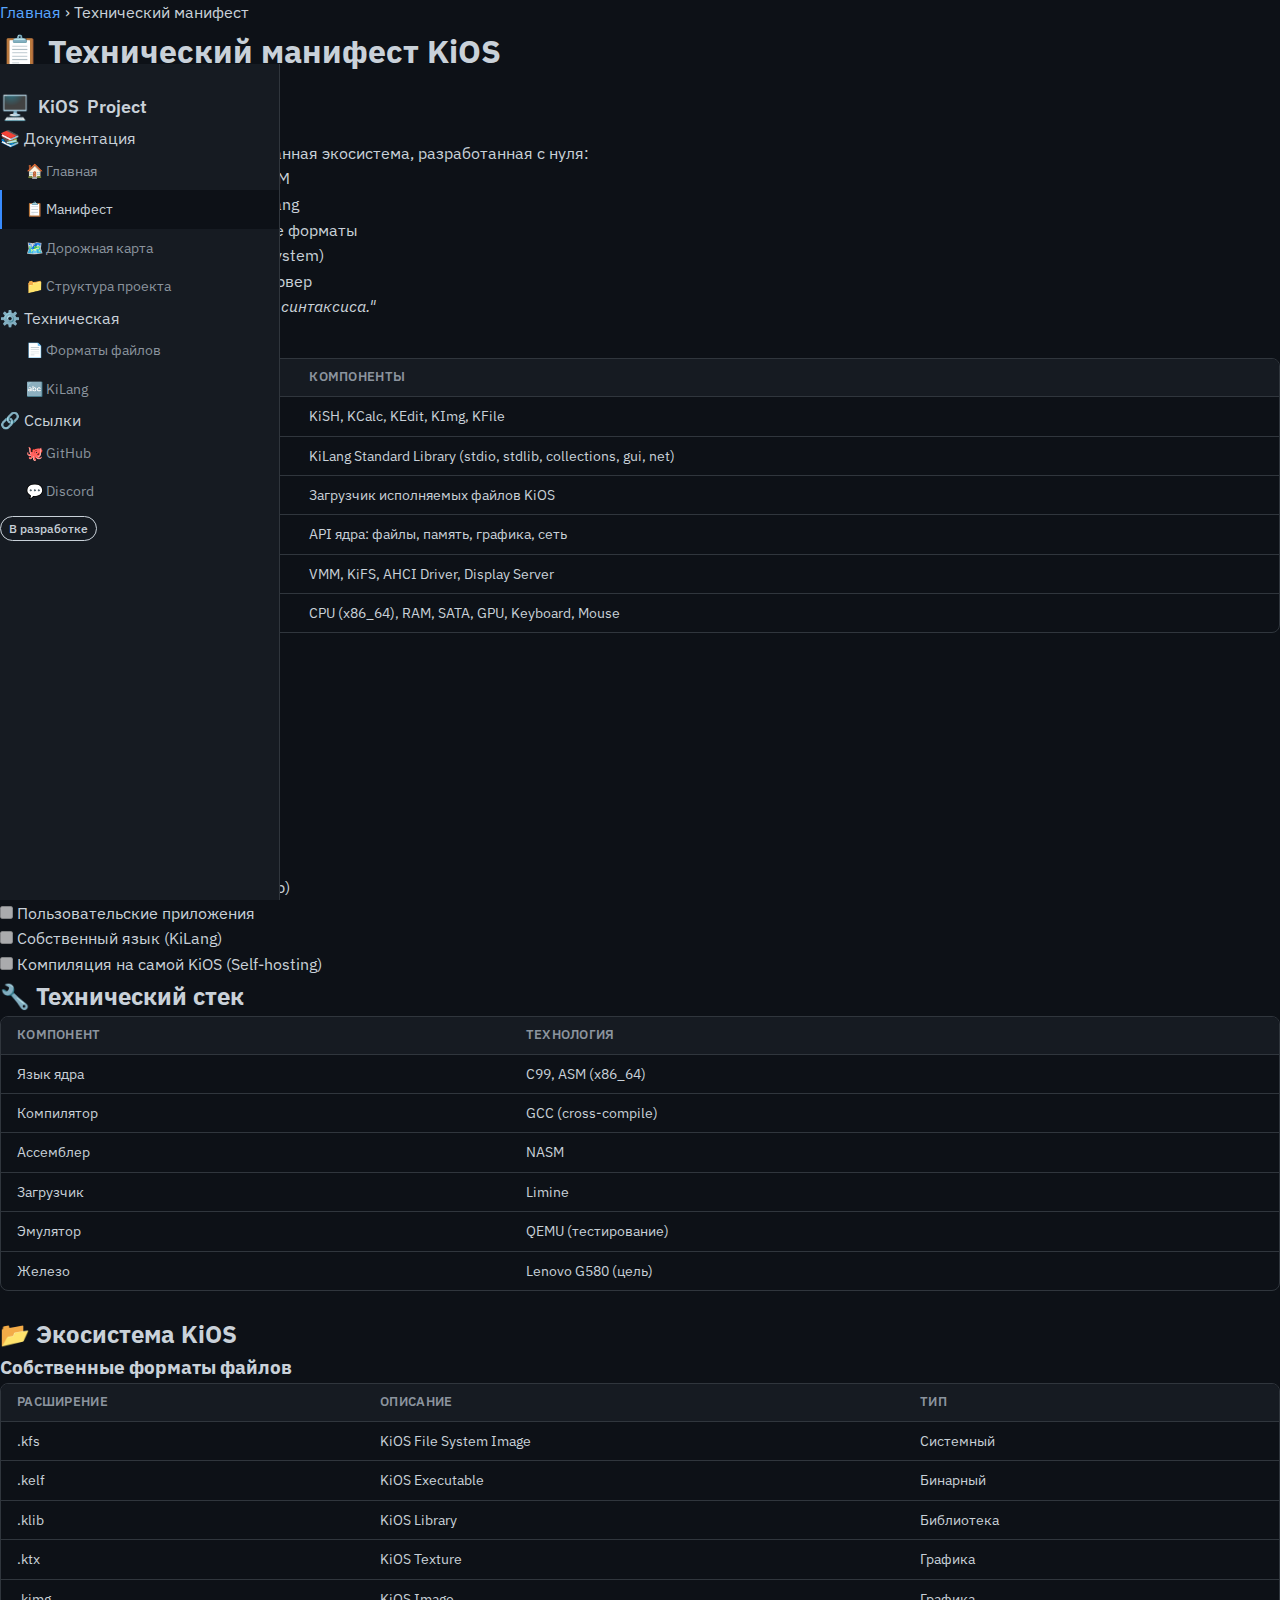
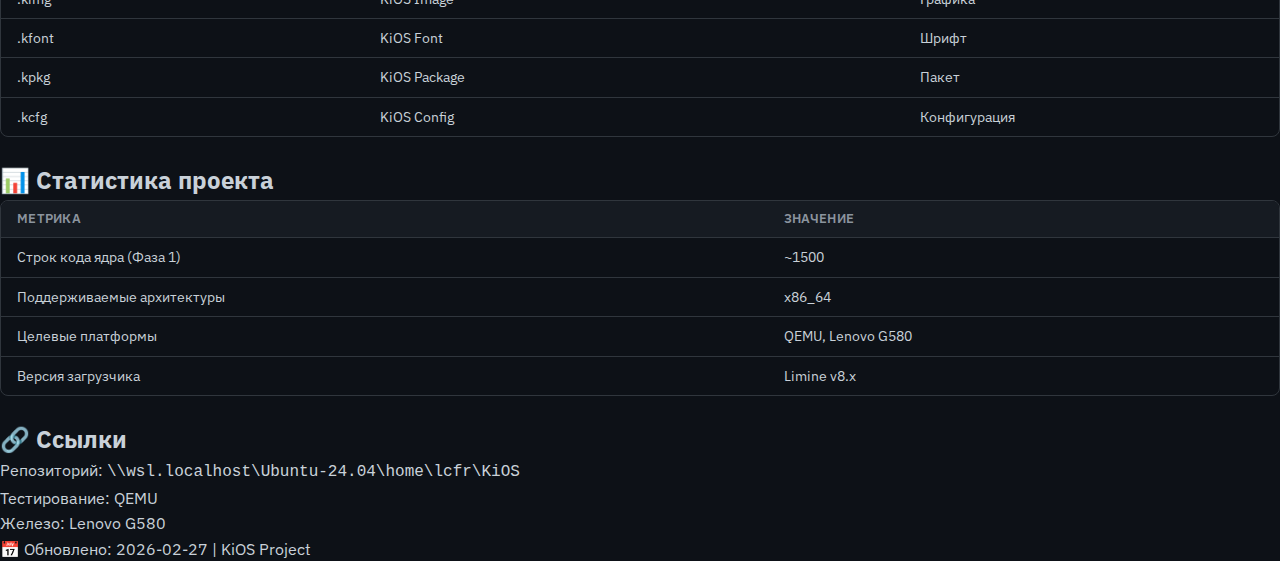
<file: manifest.html>
<!DOCTYPE html>
<html lang="ru">
<head>
    <meta charset="UTF-8">
    <meta name="viewport" content="width=device-width, initial-scale=1.0">
    <title>📋 Технический манифест — KiOS Documentation</title>
    <link rel="stylesheet" href="css/style.css">
    <link rel="icon" href="data:image/svg+xml,<svg xmlns='http://www.w3.org/2000/svg' viewBox='0 0 100 100'><text y='.9em' font-size='90'>🖥️</text></svg>">
</head>
<body>
    <nav class="sidebar">
        <div class="logo">
            <span class="logo-icon">🖥️</span>
            <span class="logo-text">KiOS</span>
            <span class="logo-version">Project</span>
        </div>
        
        <div class="nav-section">
            <div class="nav-title">📚 Документация</div>
            <a href="index.html" class="nav-item">
                <span class="nav-icon">🏠</span> Главная
            </a>
            <a href="manifest.html" class="nav-item active">
                <span class="nav-icon">📋</span> Манифест
            </a>
            <a href="roadmap.html" class="nav-item">
                <span class="nav-icon">🗺️</span> Дорожная карта
            </a>
            <a href="structure.html" class="nav-item">
                <span class="nav-icon">📁</span> Структура проекта
            </a>
        </div>
        
        <div class="nav-section">
            <div class="nav-title">⚙️ Техническая</div>
            <a href="file-formats.html" class="nav-item">
                <span class="nav-icon">📄</span> Форматы файлов
            </a>
            <a href="kilang.html" class="nav-item">
                <span class="nav-icon">🔤</span> KiLang
            </a>
        </div>
        
        <div class="nav-section">
            <div class="nav-title">🔗 Ссылки</div>
            <a href="#" class="nav-item" target="_blank">
                <span class="nav-icon">🐙</span> GitHub
            </a>
            <a href="https://discord.com/invite/clawd" class="nav-item" target="_blank">
                <span class="nav-icon">💬</span> Discord
            </a>
        </div>
        
        <div class="nav-footer">
            <div class="status">
                <span class="status-dot"></span>
                <span>В разработке</span>
            </div>
        </div>
    </nav>
    
    <main class="content">
        <header class="page-header">
            <div class="breadcrumb">
                <a href="index.html">Главная</a>
                <span class="separator">›</span>
                <span class="current">Технический манифест</span>
            </div>
        </header>
        
        <div class="content-inner">
            <section>
                <h1>📋 Технический манифест KiOS</h1>
                <p class="hero-subtitle">Версия 1.0 | Активная разработка</p>
            </section>
            
            <section>
                <h2>🎯 Краткое описание</h2>
                <p>KiOS — это вертикально-интегрированная экосистема, разработанная с нуля:</p>
                <ul>
                    <li><strong>Ядро:</strong> 64-битное микроядро на C/ASM</li>
                    <li><strong>Язык:</strong> Собственный компилятор KiLang</li>
                    <li><strong>Форматы:</strong> Проприетарные бинарные форматы</li>
                    <li><strong>Файловая система:</strong> KiFS (KiOS File System)</li>
                    <li><strong>Графика:</strong> Нативный графический сервер</li>
                </ul>
                <blockquote>
                    <em>"Полный контроль от транзистора до синтаксиса."</em>
                </blockquote>
            </section>
            
            <section>
                <h2>🏗️ Архитектура</h2>
                <div class="table-wrapper">
                    <table>
                        <thead>
                            <tr>
                                <th>Уровень</th>
                                <th>Компоненты</th>
                            </tr>
                        </thead>
                        <tbody>
                            <tr>
                                <td>User Space</td>
                                <td>KiSH, KCalc, KEdit, KImg, KFile</td>
                            </tr>
                            <tr>
                                <td>User Runtime</td>
                                <td>KiLang Standard Library (stdio, stdlib, collections, gui, net)</td>
                            </tr>
                            <tr>
                                <td>KiELF Loader</td>
                                <td>Загрузчик исполняемых файлов KiOS</td>
                            </tr>
                            <tr>
                                <td>System Calls</td>
                                <td>API ядра: файлы, память, графика, сеть</td>
                            </tr>
                            <tr>
                                <td>Kernel Space</td>
                                <td>VMM, KiFS, AHCI Driver, Display Server</td>
                            </tr>
                            <tr>
                                <td>Hardware</td>
                                <td>CPU (x86_64), RAM, SATA, GPU, Keyboard, Mouse</td>
                            </tr>
                        </tbody>
                    </table>
                </div>
            </section>
            
            <section>
                <h2>🎯 Глобальные цели</h2>
                <p>Уровень Windows XP:</p>
                <ul class="checklist">
                    <li><input type="checkbox" checked disabled> Загрузка ядра</li>
                    <li><input type="checkbox" checked disabled> Базовая графика (терминал)</li>
                    <li><input type="checkbox" checked disabled> Управление памятью</li>
                    <li><input type="checkbox" disabled> Виртуальная память (VMM)</li>
                    <li><input type="checkbox" disabled> Работа с диском (AHCI)</li>
                    <li><input type="checkbox" disabled> Файловая система (KiFS)</li>
                    <li><input type="checkbox" disabled> Графический интерфейс (KiDesktop)</li>
                    <li><input type="checkbox" disabled> Пользовательские приложения</li>
                    <li><input type="checkbox" disabled> Собственный язык (KiLang)</li>
                    <li><input type="checkbox" disabled> Компиляция на самой KiOS (Self-hosting)</li>
                </ul>
            </section>
            
            <section>
                <h2>🔧 Технический стек</h2>
                <div class="table-wrapper">
                    <table>
                        <thead>
                            <tr>
                                <th>Компонент</th>
                                <th>Технология</th>
                            </tr>
                        </thead>
                        <tbody>
                            <tr>
                                <td>Язык ядра</td>
                                <td>C99, ASM (x86_64)</td>
                            </tr>
                            <tr>
                                <td>Компилятор</td>
                                <td>GCC (cross-compile)</td>
                            </tr>
                            <tr>
                                <td>Ассемблер</td>
                                <td>NASM</td>
                            </tr>
                            <tr>
                                <td>Загрузчик</td>
                                <td>Limine</td>
                            </tr>
                            <tr>
                                <td>Эмулятор</td>
                                <td>QEMU (тестирование)</td>
                            </tr>
                            <tr>
                                <td>Железо</td>
                                <td>Lenovo G580 (цель)</td>
                            </tr>
                        </tbody>
                    </table>
                </div>
            </section>
            
            <section>
                <h2>📂 Экосистема KiOS</h2>
                <h3>Собственные форматы файлов</h3>
                <div class="table-wrapper">
                    <table>
                        <thead>
                            <tr>
                                <th>Расширение</th>
                                <th>Описание</th>
                                <th>Тип</th>
                            </tr>
                        </thead>
                        <tbody>
                            <tr><td>.kfs</td><td>KiOS File System Image</td><td>Системный</td></tr>
                            <tr><td>.kelf</td><td>KiOS Executable</td><td>Бинарный</td></tr>
                            <tr><td>.klib</td><td>KiOS Library</td><td>Библиотека</td></tr>
                            <tr><td>.ktx</td><td>KiOS Texture</td><td>Графика</td></tr>
                            <tr><td>.kimg</td><td>KiOS Image</td><td>Графика</td></tr>
                            <tr><td>.kfont</td><td>KiOS Font</td><td>Шрифт</td></tr>
                            <tr><td>.kpkg</td><td>KiOS Package</td><td>Пакет</td></tr>
                            <tr><td>.kcfg</td><td>KiOS Config</td><td>Конфигурация</td></tr>
                        </tbody>
                    </table>
                </div>
            </section>
            
            <section>
                <h2>📊 Статистика проекта</h2>
                <div class="table-wrapper">
                    <table>
                        <thead>
                            <tr>
                                <th>Метрика</th>
                                <th>Значение</th>
                            </tr>
                        </thead>
                        <tbody>
                            <tr>
                                <td>Строк кода ядра (Фаза 1)</td>
                                <td>~1500</td>
                            </tr>
                            <tr>
                                <td>Поддерживаемые архитектуры</td>
                                <td>x86_64</td>
                            </tr>
                            <tr>
                                <td>Целевые платформы</td>
                                <td>QEMU, Lenovo G580</td>
                            </tr>
                            <tr>
                                <td>Версия загрузчика</td>
                                <td>Limine v8.x</td>
                            </tr>
                        </tbody>
                    </table>
                </div>
            </section>
            
            <section>
                <h2>🔗 Ссылки</h2>
                <ul>
                    <li>Репозиторий: <code>\\wsl.localhost\Ubuntu-24.04\home\lcfr\KiOS</code></li>
                    <li>Тестирование: QEMU</li>
                    <li>Железо: Lenovo G580</li>
                </ul>
            </section>
            
            <footer class="page-footer">
                <p>📅 Обновлено: 2026-02-27 | KiOS Project</p>
            </footer>
        </div>
    </main>
    
    <script src="js/main.js"></script>
</body>
</html>
</file>
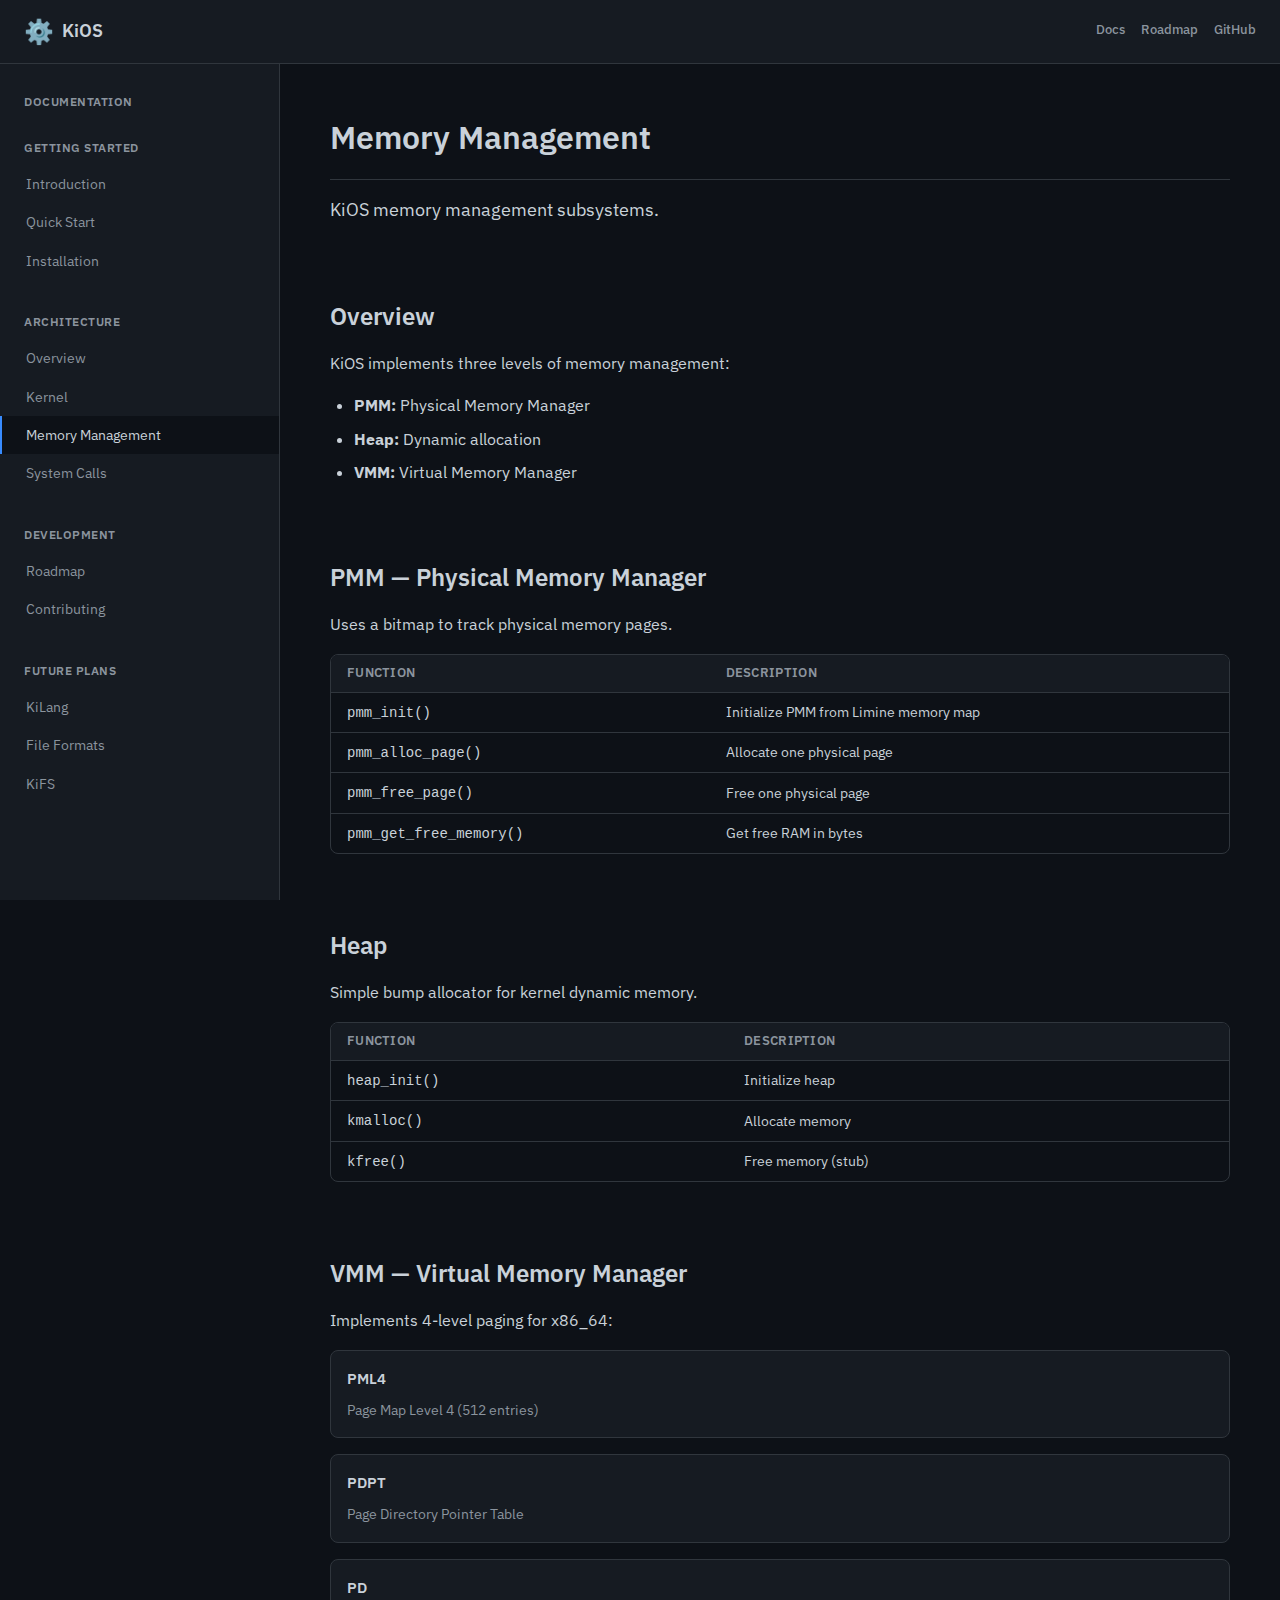
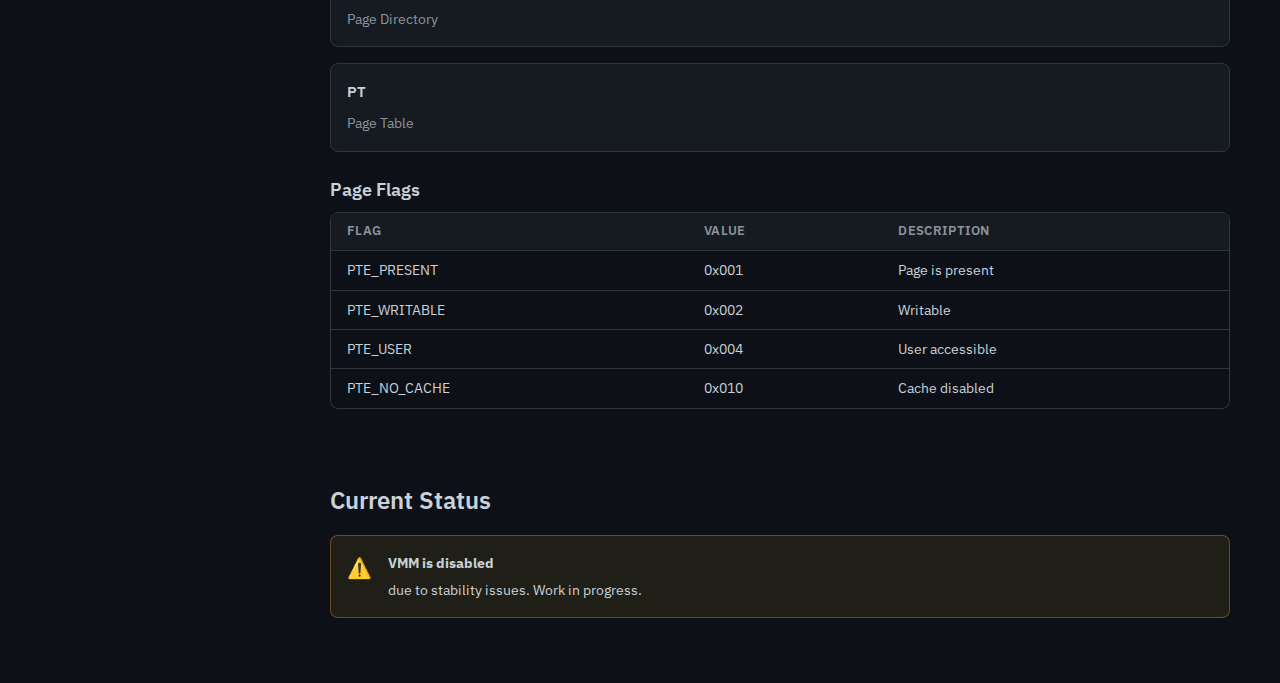
<file: memory.html>
<!DOCTYPE html>
<html lang="ru">
<head>
    <meta charset="UTF-8">
    <meta name="viewport" content="width=device-width, initial-scale=1.0">
    <title>Memory Management — KiOS</title>
    <link rel="stylesheet" href="css/style.css">
    <link rel="icon" href="data:image/svg+xml,<svg xmlns='http://www.w3.org/2000/svg' viewBox='0 0 100 100'><text y='.9em' font-size='90'>⚙️</text></svg>">
</head>
<body>
    <header class="site-header">
        <div class="header-content">
            <a href="index.html" class="logo">
                <span class="logo-icon">⚙️</span>
                <span class="logo-text">KiOS</span>
            </a>
            <nav class="top-nav">
                <a href="index.html" class="nav-link">Docs</a>
                <a href="roadmap.html" class="nav-link">Roadmap</a>
                <a href="https://github.com/Lucifer04ka/KiOS" class="nav-link" target="_blank">GitHub</a>
            </nav>
        </div>
    </header>

    <div class="layout">
        <aside class="sidebar" id="sidebar">
            <div class="sidebar-header">
                <span class="sidebar-title">Documentation</span>
            </div>
            <nav class="sidebar-nav">
                <div class="nav-group">
                    <span class="nav-group-title">Getting Started</span>
                    <a href="index.html" class="nav-item">Introduction</a>
                    <a href="quick-start.html" class="nav-item">Quick Start</a>
                    <a href="installation.html" class="nav-item">Installation</a>
                </div>
                <div class="nav-group">
                    <span class="nav-group-title">Architecture</span>
                    <a href="overview.html" class="nav-item">Overview</a>
                    <a href="kernel.html" class="nav-item">Kernel</a>
                    <a href="memory.html" class="nav-item active">Memory Management</a>
                    <a href="syscalls.html" class="nav-item">System Calls</a>
                </div>
                <div class="nav-group">
                    <span class="nav-group-title">Development</span>
                    <a href="roadmap.html" class="nav-item">Roadmap</a>
                    <a href="contributing.html" class="nav-item">Contributing</a>
                </div>
                <div class="nav-group">
                    <span class="nav-group-title">Future Plans</span>
                    <a href="kilang.html" class="nav-item">KiLang</a>
                    <a href="file-formats.html" class="nav-item">File Formats</a>
                    <a href="kifs.html" class="nav-item">KiFS</a>
                </div>
            </nav>
        </aside>

        <main class="main-content">
            <article class="article">
                <h1>Memory Management</h1>
                <p class="lead">KiOS memory management subsystems.</p>

                <h2 id="overview">Overview</h2>
                <p>KiOS implements three levels of memory management:</p>
                <ul>
                    <li><strong>PMM:</strong> Physical Memory Manager</li>
                    <li><strong>Heap:</strong> Dynamic allocation</li>
                    <li><strong>VMM:</strong> Virtual Memory Manager</li>
                </ul>

                <h2 id="pmm">PMM — Physical Memory Manager</h2>
                <p>Uses a bitmap to track physical memory pages.</p>

                <div class="table-wrapper">
                    <table>
                        <thead>
                            <tr>
                                <th>Function</th>
                                <th>Description</th>
                            </tr>
                        </thead>
                        <tbody>
                            <tr>
                                <td><code>pmm_init()</code></td>
                                <td>Initialize PMM from Limine memory map</td>
                            </tr>
                            <tr>
                                <td><code>pmm_alloc_page()</code></td>
                                <td>Allocate one physical page</td>
                            </tr>
                            <tr>
                                <td><code>pmm_free_page()</code></td>
                                <td>Free one physical page</td>
                            </tr>
                            <tr>
                                <td><code>pmm_get_free_memory()</code></td>
                                <td>Get free RAM in bytes</td>
                            </tr>
                        </tbody>
                    </table>
                </div>

                <h2 id="heap">Heap</h2>
                <p>Simple bump allocator for kernel dynamic memory.</p>

                <div class="table-wrapper">
                    <table>
                        <thead>
                            <tr>
                                <th>Function</th>
                                <th>Description</th>
                            </tr>
                        </thead>
                        <tbody>
                            <tr>
                                <td><code>heap_init()</code></td>
                                <td>Initialize heap</td>
                            </tr>
                            <tr>
                                <td><code>kmalloc()</code></td>
                                <td>Allocate memory</td>
                            </tr>
                            <tr>
                                <td><code>kfree()</code></td>
                                <td>Free memory (stub)</td>
                            </tr>
                        </tbody>
                    </table>
                </div>

                <h2 id="vmm">VMM — Virtual Memory Manager</h2>
                <p>Implements 4-level paging for x86_64:</p>

                <div class="feature-grid">
                    <div class="feature">
                        <h3>PML4</h3>
                        <p>Page Map Level 4 (512 entries)</p>
                    </div>
                    <div class="feature">
                        <h3>PDPT</h3>
                        <p>Page Directory Pointer Table</p>
                    </div>
                    <div class="feature">
                        <h3>PD</h3>
                        <p>Page Directory</p>
                    </div>
                    <div class="feature">
                        <h3>PT</h3>
                        <p>Page Table</p>
                    </div>
                </div>

                <h3>Page Flags</h3>
                <div class="table-wrapper">
                    <table>
                        <thead>
                            <tr>
                                <th>Flag</th>
                                <th>Value</th>
                                <th>Description</th>
                            </tr>
                        </thead>
                        <tbody>
                            <tr>
                                <td>PTE_PRESENT</td>
                                <td>0x001</td>
                                <td>Page is present</td>
                            </tr>
                            <tr>
                                <td>PTE_WRITABLE</td>
                                <td>0x002</td>
                                <td>Writable</td>
                            </tr>
                            <tr>
                                <td>PTE_USER</td>
                                <td>0x004</td>
                                <td>User accessible</td>
                            </tr>
                            <tr>
                                <td>PTE_NO_CACHE</td>
                                <td>0x010</td>
                                <td>Cache disabled</td>
                            </tr>
                        </tbody>
                    </table>
                </div>

                <h2 id="status">Current Status</h2>
                <div class="warning-callout">
                    <span class="callout-icon">⚠️</span>
                    <div class="callout-content">
                        <strong>VMM is disabled</strong> due to stability issues. Work in progress.
                    </div>
                </div>
            </article>
        </main>
    </div>

    <script src="js/main.js"></script>
</body>
</html>
</file>
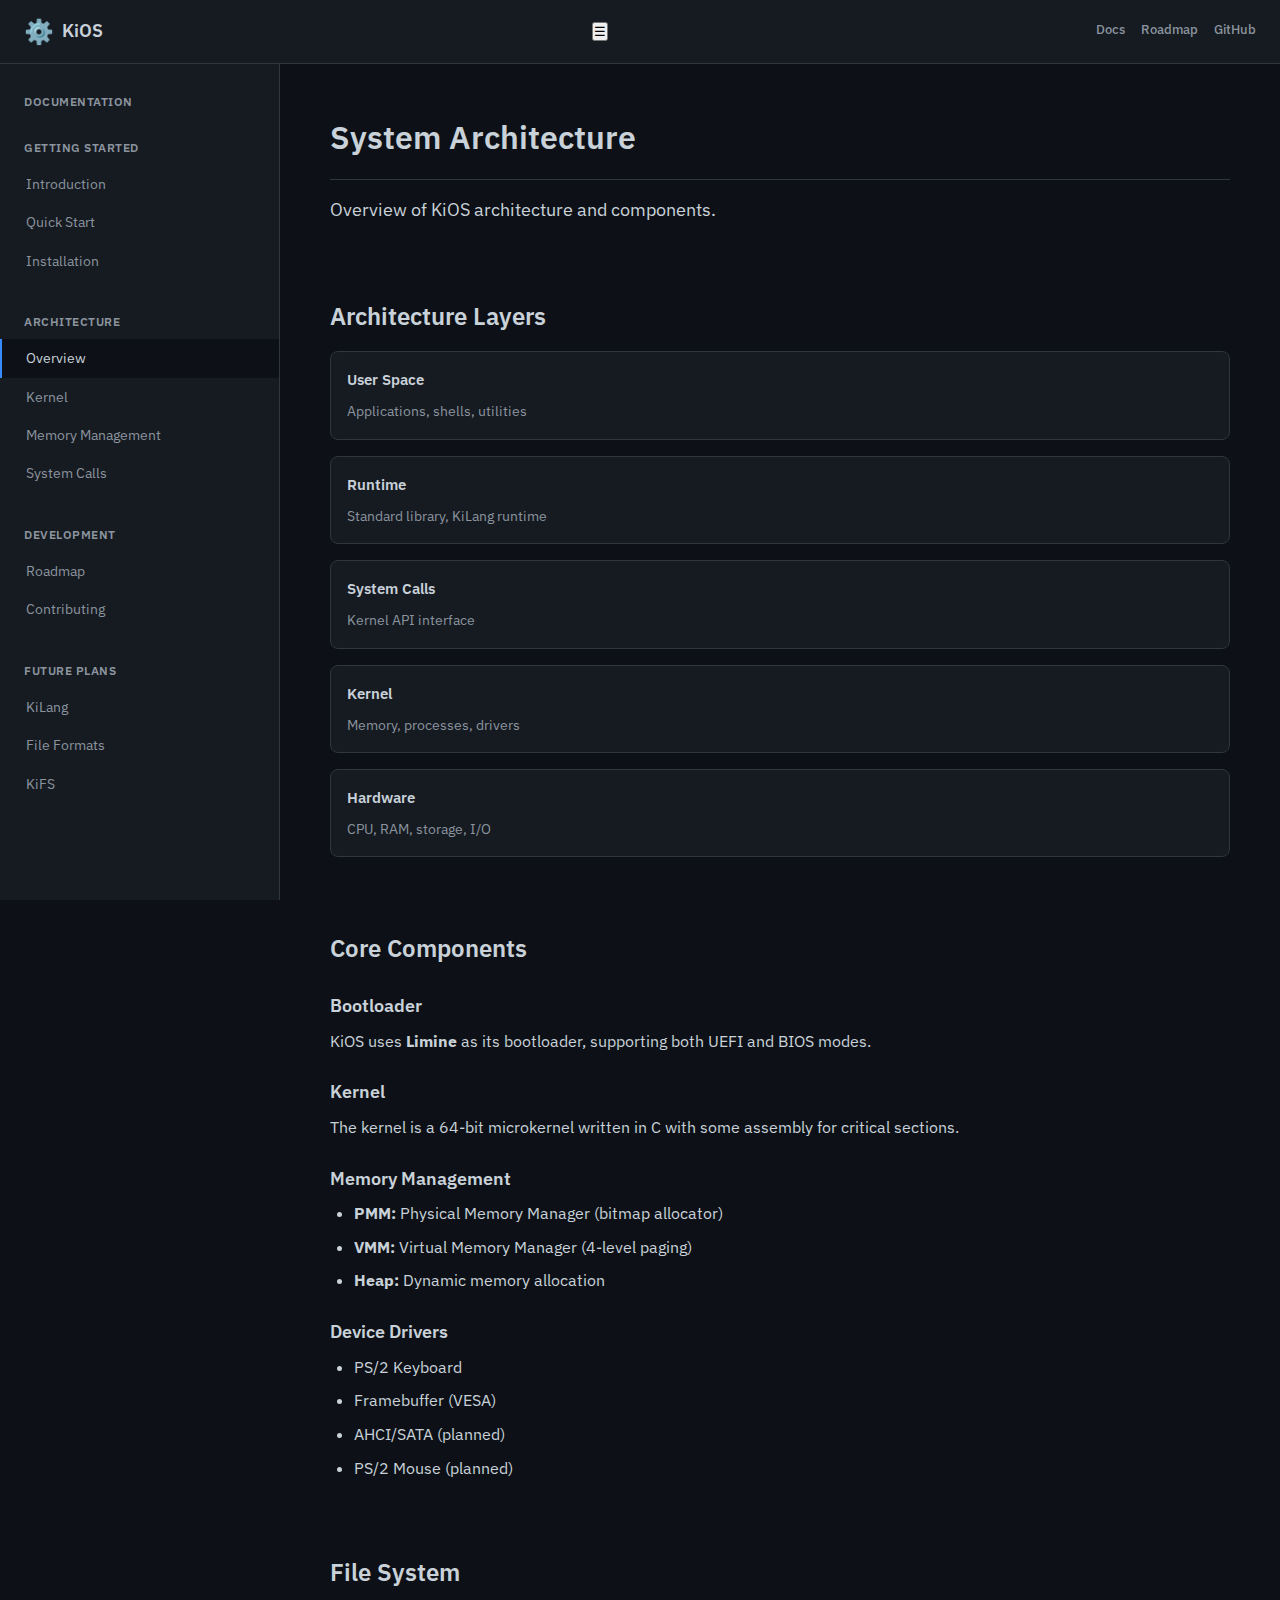
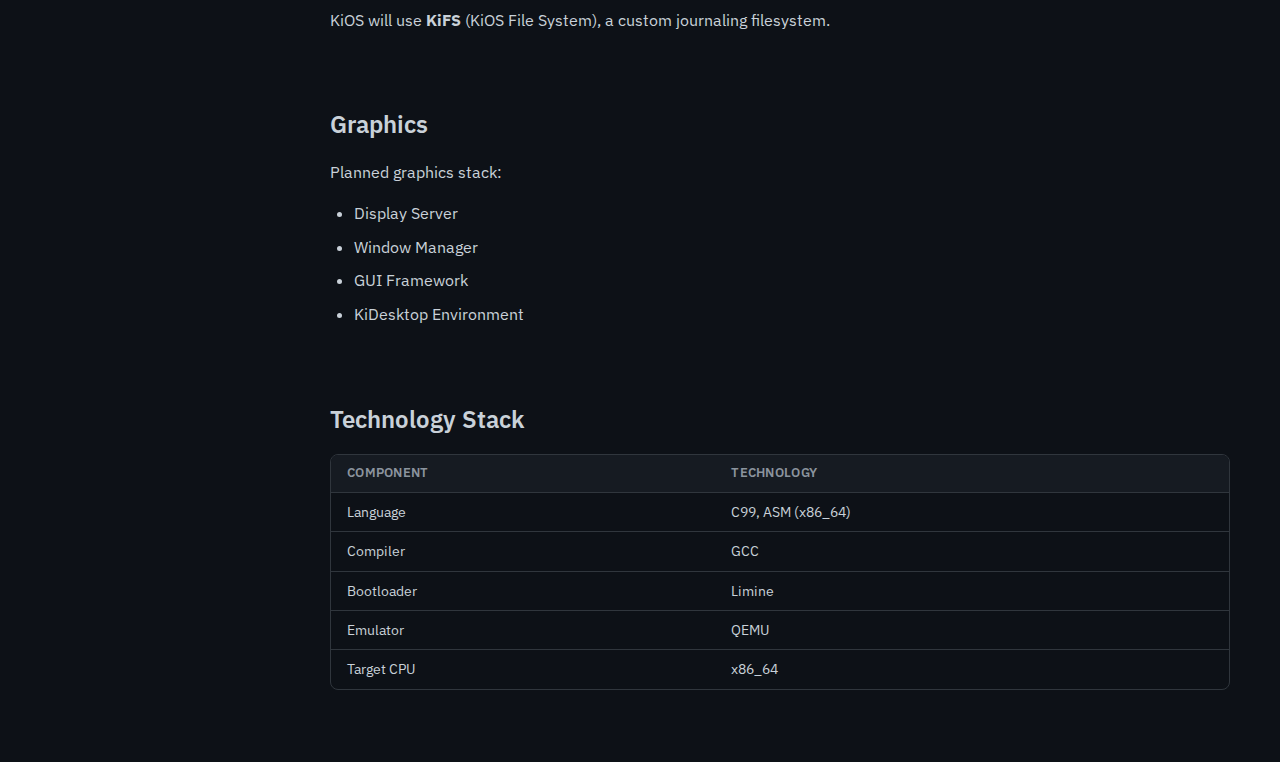
<file: overview.html>
<!DOCTYPE html>
<html lang="ru">
<head>
    <meta charset="UTF-8">
    <meta name="viewport" content="width=device-width, initial-scale=1.0">
    <title>Overview — KiOS</title>
    <link rel="stylesheet" href="css/style.css">
    <link rel="icon" href="data:image/svg+xml,<svg xmlns='http://www.w3.org/2000/svg' viewBox='0 0 100 100'><text y='.9em' font-size='90'>⚙️</text></svg>">
</head>
<body>
    <header class="site-header">
        <div class="header-content">
            <a href="index.html" class="logo">
                <span class="logo-icon">⚙️</span>
                <span class="logo-text">KiOS</span>
            </a>
            <button class="mobile-menu-btn" onclick="toggleMenu()">☰</button>
            <nav class="top-nav">
                <a href="index.html" class="nav-link">Docs</a>
                <a href="roadmap.html" class="nav-link">Roadmap</a>
                <a href="https://github.com/Lucifer04ka/KiOS" class="nav-link" target="_blank">GitHub</a>
            </nav>
        </div>
    </header>

    <div class="layout">
        <aside class="sidebar" id="sidebar">
            <div class="sidebar-header">
                <span class="sidebar-title">Documentation</span>
            </div>
            <nav class="sidebar-nav">
                <div class="nav-group">
                    <span class="nav-group-title">Getting Started</span>
                    <a href="index.html" class="nav-item">Introduction</a>
                    <a href="quick-start.html" class="nav-item">Quick Start</a>
                    <a href="installation.html" class="nav-item">Installation</a>
                </div>
                <div class="nav-group">
                    <span class="nav-group-title">Architecture</span>
                    <a href="overview.html" class="nav-item active">Overview</a>
                    <a href="kernel.html" class="nav-item">Kernel</a>
                    <a href="memory.html" class="nav-item">Memory Management</a>
                    <a href="syscalls.html" class="nav-item">System Calls</a>
                </div>
                <div class="nav-group">
                    <span class="nav-group-title">Development</span>
                    <a href="roadmap.html" class="nav-item">Roadmap</a>
                    <a href="contributing.html" class="nav-item">Contributing</a>
                </div>
                <div class="nav-group">
                    <span class="nav-group-title">Future Plans</span>
                    <a href="kilang.html" class="nav-item">KiLang</a>
                    <a href="file-formats.html" class="nav-item">File Formats</a>
                    <a href="kifs.html" class="nav-item">KiFS</a>
                </div>
            </nav>
        </aside>

        <main class="main-content">
            <article class="article">
                <h1>System Architecture</h1>
                <p class="lead">Overview of KiOS architecture and components.</p>

                <h2 id="layers">Architecture Layers</h2>
                <div class="feature-grid">
                    <div class="feature">
                        <h3>User Space</h3>
                        <p>Applications, shells, utilities</p>
                    </div>
                    <div class="feature">
                        <h3>Runtime</h3>
                        <p>Standard library, KiLang runtime</p>
                    </div>
                    <div class="feature">
                        <h3>System Calls</h3>
                        <p>Kernel API interface</p>
                    </div>
                    <div class="feature">
                        <h3>Kernel</h3>
                        <p>Memory, processes, drivers</p>
                    </div>
                    <div class="feature">
                        <h3>Hardware</h3>
                        <p>CPU, RAM, storage, I/O</p>
                    </div>
                </div>

                <h2 id="components">Core Components</h2>
                
                <h3>Bootloader</h3>
                <p>KiOS uses <strong>Limine</strong> as its bootloader, supporting both UEFI and BIOS modes.</p>

                <h3>Kernel</h3>
                <p>The kernel is a 64-bit microkernel written in C with some assembly for critical sections.</p>

                <h3>Memory Management</h3>
                <ul>
                    <li><strong>PMM:</strong> Physical Memory Manager (bitmap allocator)</li>
                    <li><strong>VMM:</strong> Virtual Memory Manager (4-level paging)</li>
                    <li><strong>Heap:</strong> Dynamic memory allocation</li>
                </ul>

                <h3>Device Drivers</h3>
                <ul>
                    <li>PS/2 Keyboard</li>
                    <li>Framebuffer (VESA)</li>
                    <li>AHCI/SATA (planned)</li>
                    <li>PS/2 Mouse (planned)</li>
                </ul>

                <h2 id="filesystem">File System</h2>
                <p>KiOS will use <strong>KiFS</strong> (KiOS File System), a custom journaling filesystem.</p>

                <h2 id="graphics">Graphics</h2>
                <p>Planned graphics stack:</p>
                <ul>
                    <li>Display Server</li>
                    <li>Window Manager</li>
                    <li>GUI Framework</li>
                    <li>KiDesktop Environment</li>
                </ul>

                <h2 id="tech-stack">Technology Stack</h2>
                <div class="table-wrapper">
                    <table>
                        <thead>
                            <tr>
                                <th>Component</th>
                                <th>Technology</th>
                            </tr>
                        </thead>
                        <tbody>
                            <tr>
                                <td>Language</td>
                                <td>C99, ASM (x86_64)</td>
                            </tr>
                            <tr>
                                <td>Compiler</td>
                                <td>GCC</td>
                            </tr>
                            <tr>
                                <td>Bootloader</td>
                                <td>Limine</td>
                            </tr>
                            <tr>
                                <td>Emulator</td>
                                <td>QEMU</td>
                            </tr>
                            <tr>
                                <td>Target CPU</td>
                                <td>x86_64</td>
                            </tr>
                        </tbody>
                    </table>
                </div>
            </article>
        </main>
    </div>

    <script>
    function toggleMenu() {
        document.getElementById('sidebar').classList.toggle('open');
    }
    </script>
</body>
</html>
</file>
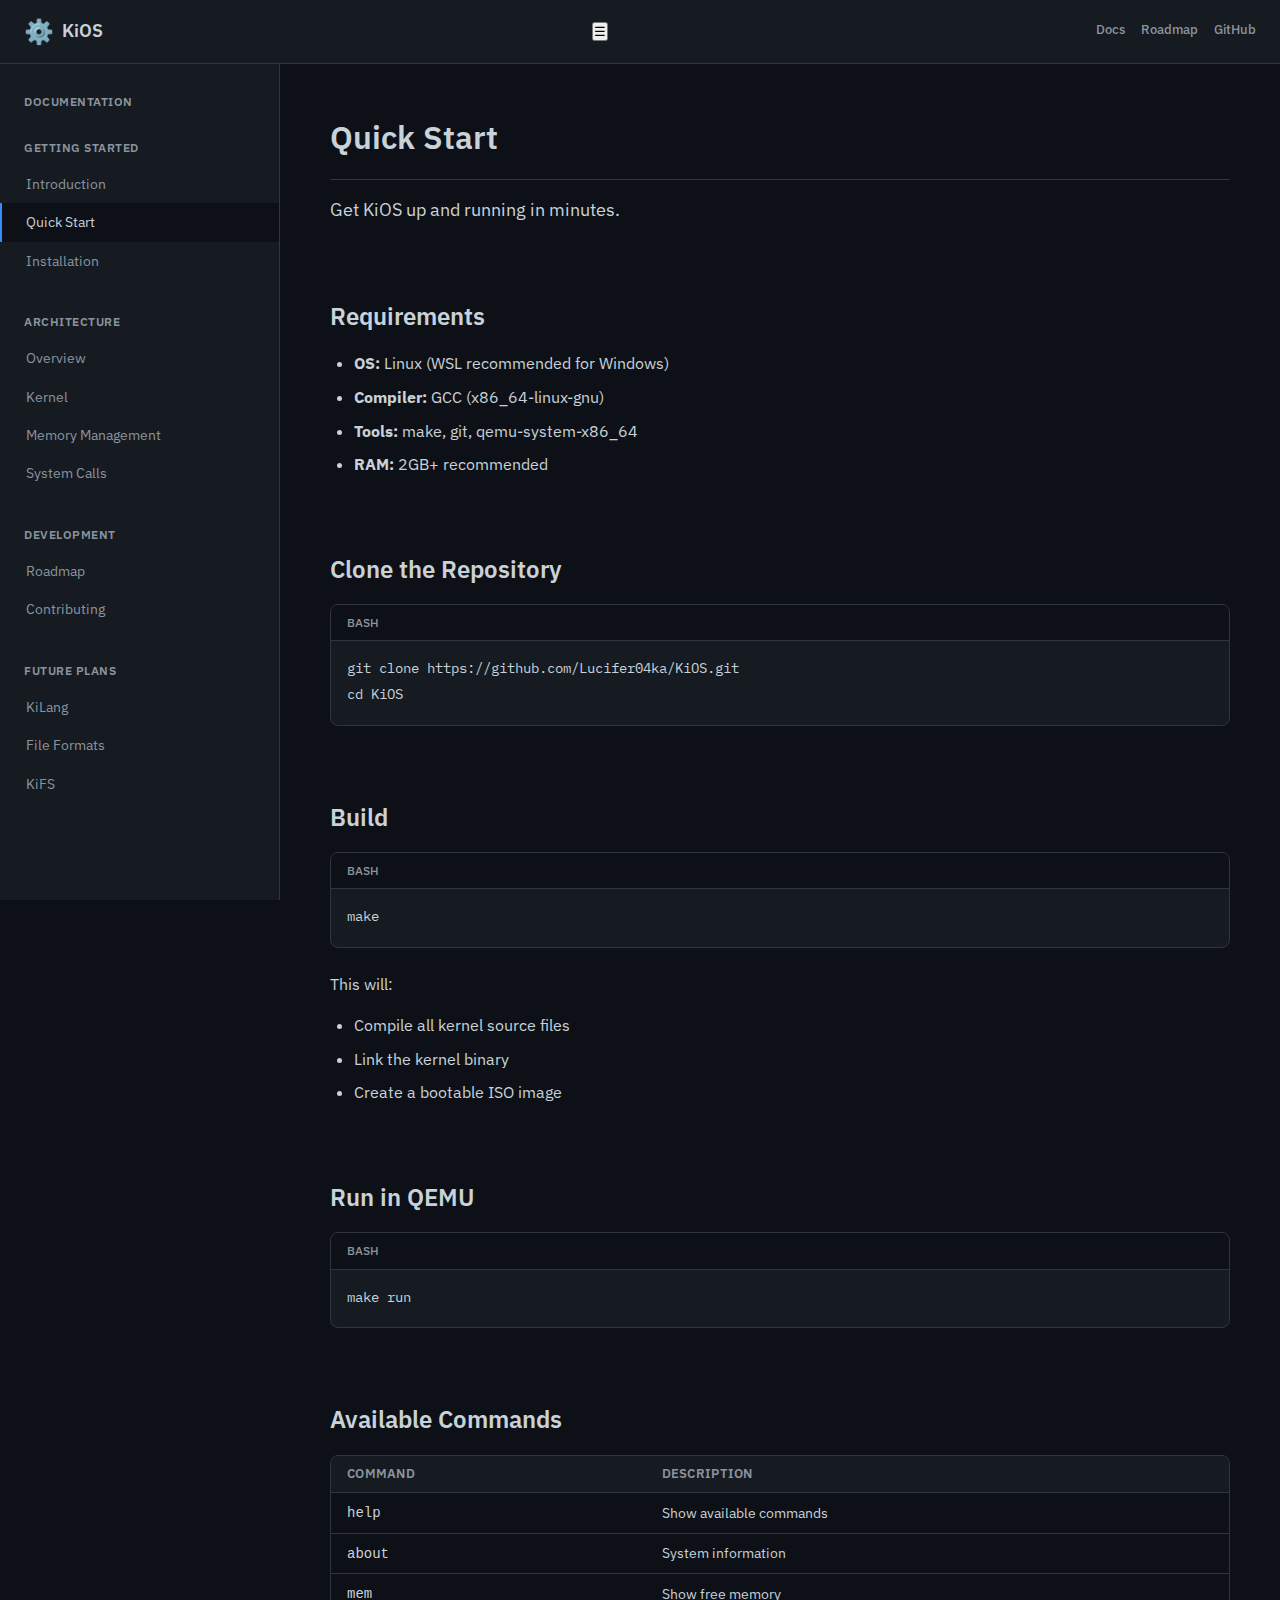
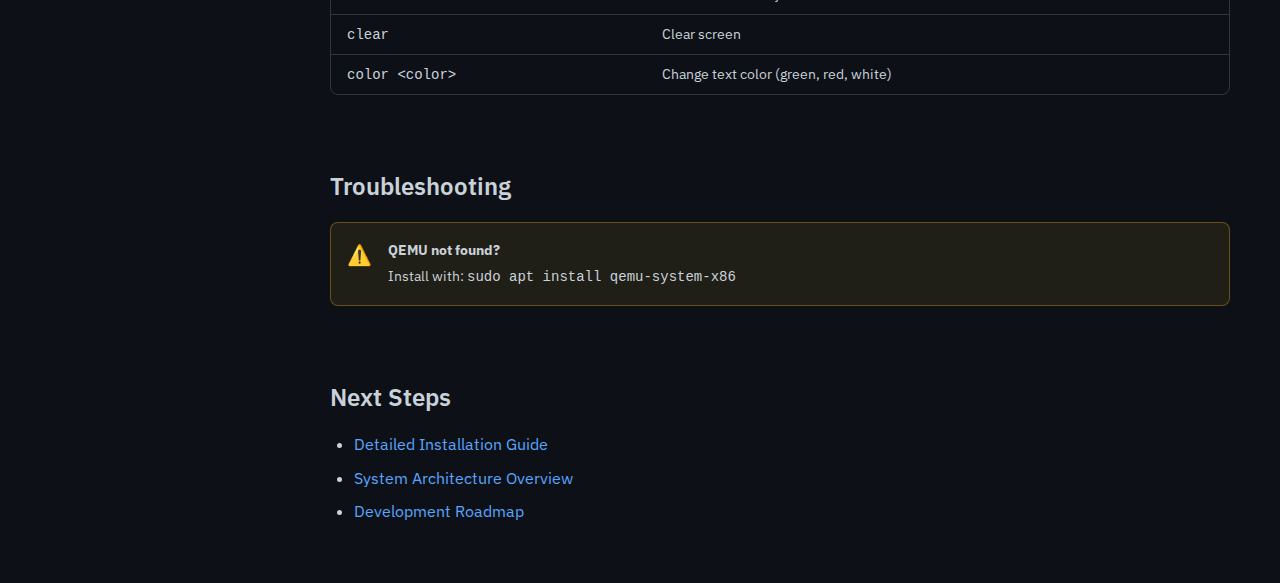
<file: quick-start.html>
<!DOCTYPE html>
<html lang="ru">
<head>
    <meta charset="UTF-8">
    <meta name="viewport" content="width=device-width, initial-scale=1.0">
    <title>Quick Start — KiOS</title>
    <link rel="stylesheet" href="css/style.css">
    <link rel="icon" href="data:image/svg+xml,<svg xmlns='http://www.w3.org/2000/svg' viewBox='0 0 100 100'><text y='.9em' font-size='90'>⚙️</text></svg>">
</head>
<body>
    <header class="site-header">
        <div class="header-content">
            <a href="index.html" class="logo">
                <span class="logo-icon">⚙️</span>
                <span class="logo-text">KiOS</span>
            </a>
            <button class="mobile-menu-btn" onclick="toggleMenu()">☰</button>
            <nav class="top-nav">
                <a href="index.html" class="nav-link">Docs</a>
                <a href="roadmap.html" class="nav-link">Roadmap</a>
                <a href="https://github.com/Lucifer04ka/KiOS" class="nav-link" target="_blank">GitHub</a>
            </nav>
        </div>
    </header>

    <div class="layout">
        <aside class="sidebar" id="sidebar">
            <div class="sidebar-header">
                <span class="sidebar-title">Documentation</span>
            </div>
            <nav class="sidebar-nav">
                <div class="nav-group">
                    <span class="nav-group-title">Getting Started</span>
                    <a href="index.html" class="nav-item">Introduction</a>
                    <a href="quick-start.html" class="nav-item active">Quick Start</a>
                    <a href="installation.html" class="nav-item">Installation</a>
                </div>
                <div class="nav-group">
                    <span class="nav-group-title">Architecture</span>
                    <a href="overview.html" class="nav-item">Overview</a>
                    <a href="kernel.html" class="nav-item">Kernel</a>
                    <a href="memory.html" class="nav-item">Memory Management</a>
                    <a href="syscalls.html" class="nav-item">System Calls</a>
                </div>
                <div class="nav-group">
                    <span class="nav-group-title">Development</span>
                    <a href="roadmap.html" class="nav-item">Roadmap</a>
                    <a href="contributing.html" class="nav-item">Contributing</a>
                </div>
                <div class="nav-group">
                    <span class="nav-group-title">Future Plans</span>
                    <a href="kilang.html" class="nav-item">KiLang</a>
                    <a href="file-formats.html" class="nav-item">File Formats</a>
                    <a href="kifs.html" class="nav-item">KiFS</a>
                </div>
            </nav>
        </aside>

        <main class="main-content">
            <article class="article">
                <h1>Quick Start</h1>
                <p class="lead">Get KiOS up and running in minutes.</p>

                <h2 id="requirements">Requirements</h2>
                <ul>
                    <li><strong>OS:</strong> Linux (WSL recommended for Windows)</li>
                    <li><strong>Compiler:</strong> GCC (x86_64-linux-gnu)</li>
                    <li><strong>Tools:</strong> make, git, qemu-system-x86_64</li>
                    <li><strong>RAM:</strong> 2GB+ recommended</li>
                </ul>

                <h2 id="clone">Clone the Repository</h2>
                <div class="code-block">
                    <div class="code-header">
                        <span class="code-lang">Bash</span>
                    </div>
                    <pre><code>git clone https://github.com/Lucifer04ka/KiOS.git
cd KiOS</code></pre>
                </div>

                <h2 id="build">Build</h2>
                <div class="code-block">
                    <div class="code-header">
                        <span class="code-lang">Bash</span>
                    </div>
                    <pre><code>make</code></pre>
                </div>
                <p>This will:</p>
                <ul>
                    <li>Compile all kernel source files</li>
                    <li>Link the kernel binary</li>
                    <li>Create a bootable ISO image</li>
                </ul>

                <h2 id="run">Run in QEMU</h2>
                <div class="code-block">
                    <div class="code-header">
                        <span class="code-lang">Bash</span>
                    </div>
                    <pre><code>make run</code></pre>
                </div>

                <h2 id="commands">Available Commands</h2>
                <div class="table-wrapper">
                    <table>
                        <thead>
                            <tr>
                                <th>Command</th>
                                <th>Description</th>
                            </tr>
                        </thead>
                        <tbody>
                            <tr>
                                <td><code>help</code></td>
                                <td>Show available commands</td>
                            </tr>
                            <tr>
                                <td><code>about</code></td>
                                <td>System information</td>
                            </tr>
                            <tr>
                                <td><code>mem</code></td>
                                <td>Show free memory</td>
                            </tr>
                            <tr>
                                <td><code>clear</code></td>
                                <td>Clear screen</td>
                            </tr>
                            <tr>
                                <td><code>color &lt;color&gt;</code></td>
                                <td>Change text color (green, red, white)</td>
                            </tr>
                        </tbody>
                    </table>
                </div>

                <h2 id="troubleshooting">Troubleshooting</h2>
                <div class="warning-callout">
                    <span class="callout-icon">⚠️</span>
                    <div class="callout-content">
                        <strong>QEMU not found?</strong> Install with: <code>sudo apt install qemu-system-x86</code>
                    </div>
                </div>

                <h2 id="next">Next Steps</h2>
                <ul>
                    <li><a href="installation.html">Detailed Installation Guide</a></li>
                    <li><a href="overview.html">System Architecture Overview</a></li>
                    <li><a href="roadmap.html">Development Roadmap</a></li>
                </ul>
            </article>
        </main>
    </div>

    <script>
    function toggleMenu() {
        document.getElementById('sidebar').classList.toggle('open');
    }
    </script>
</body>
</html>
</file>
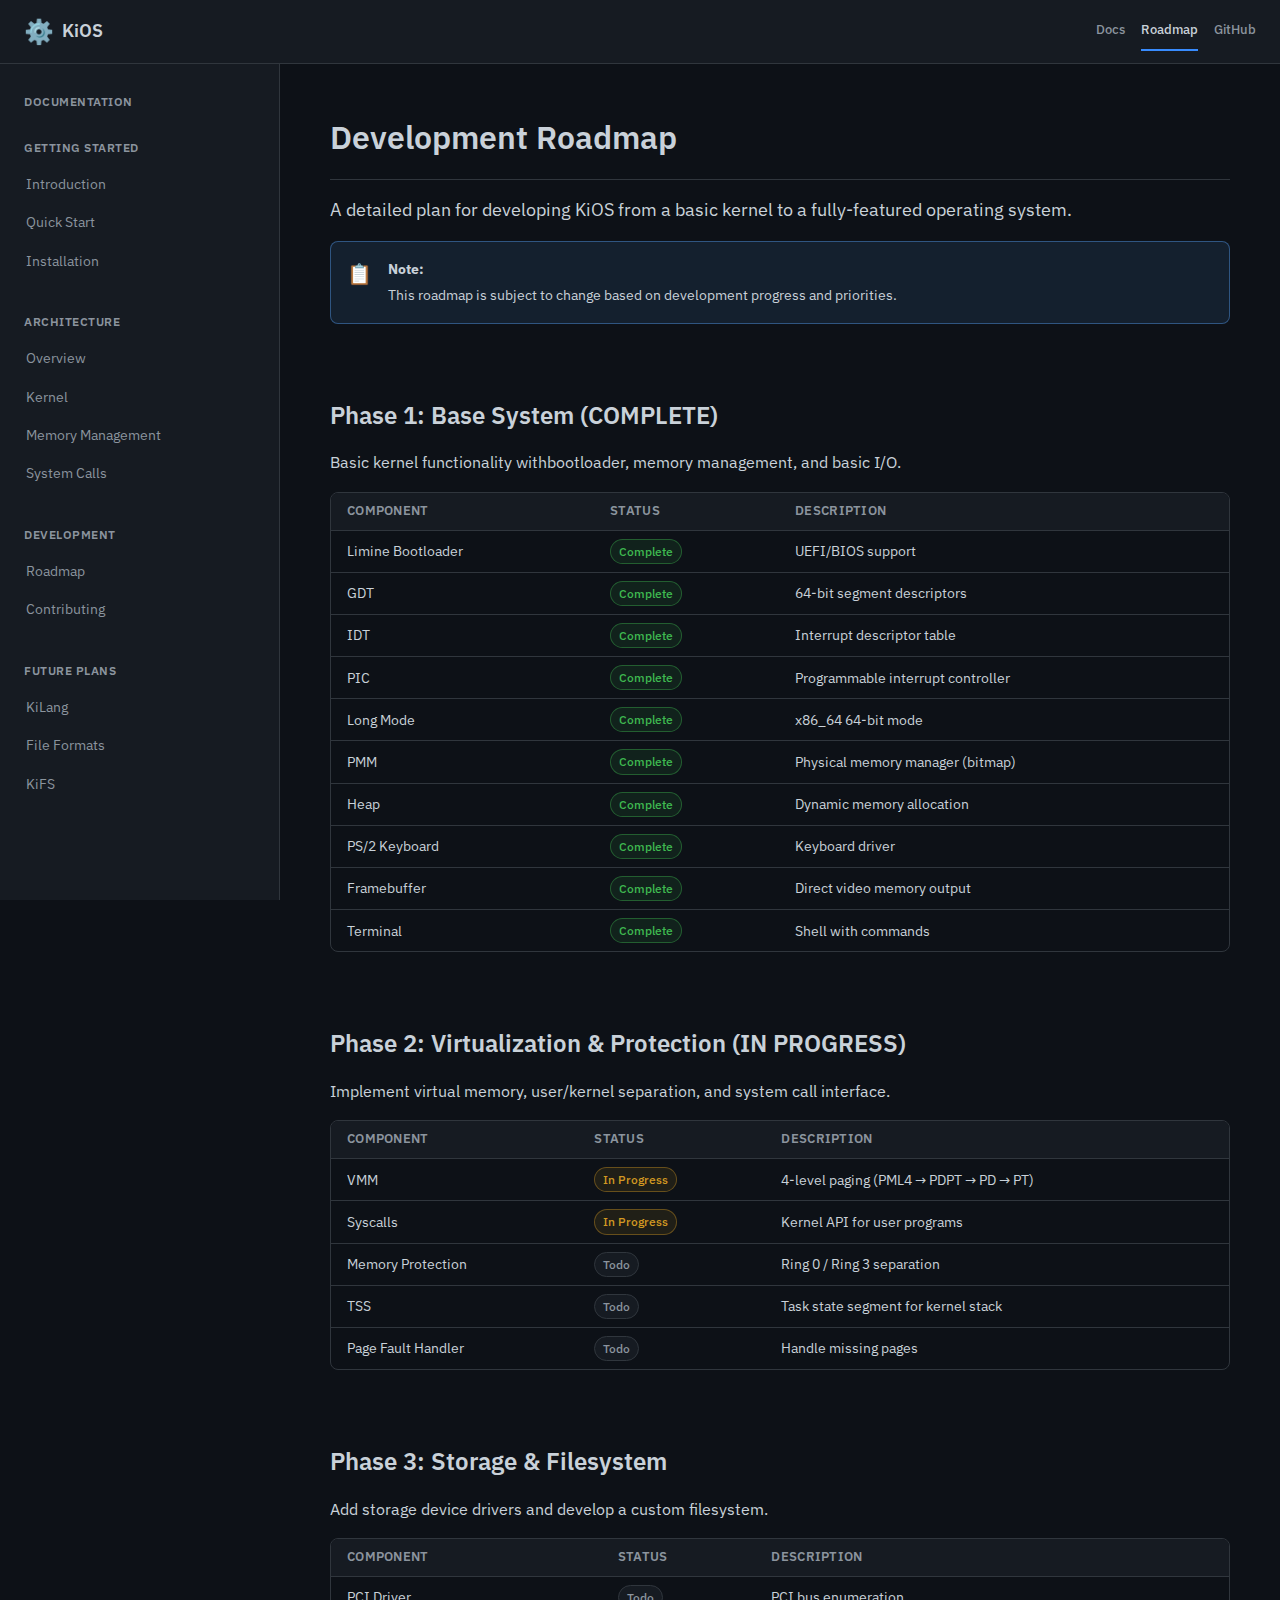
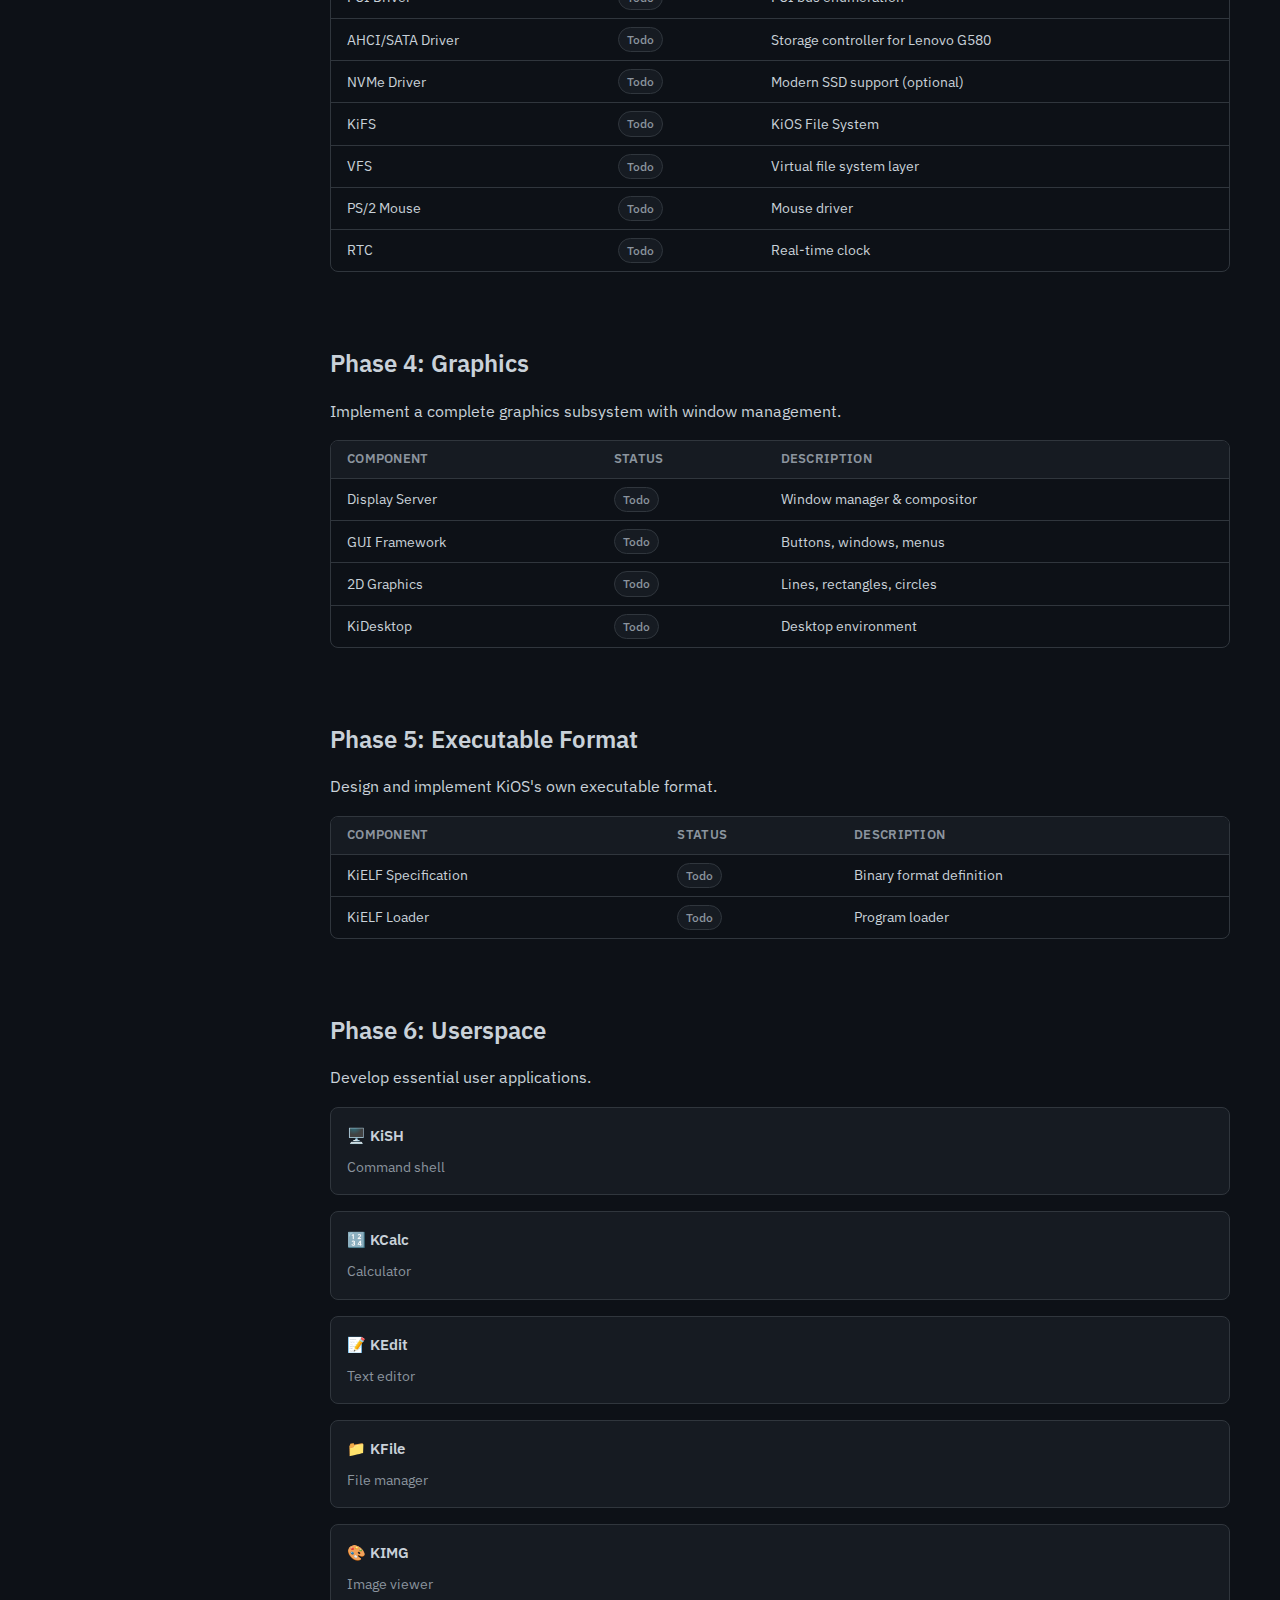
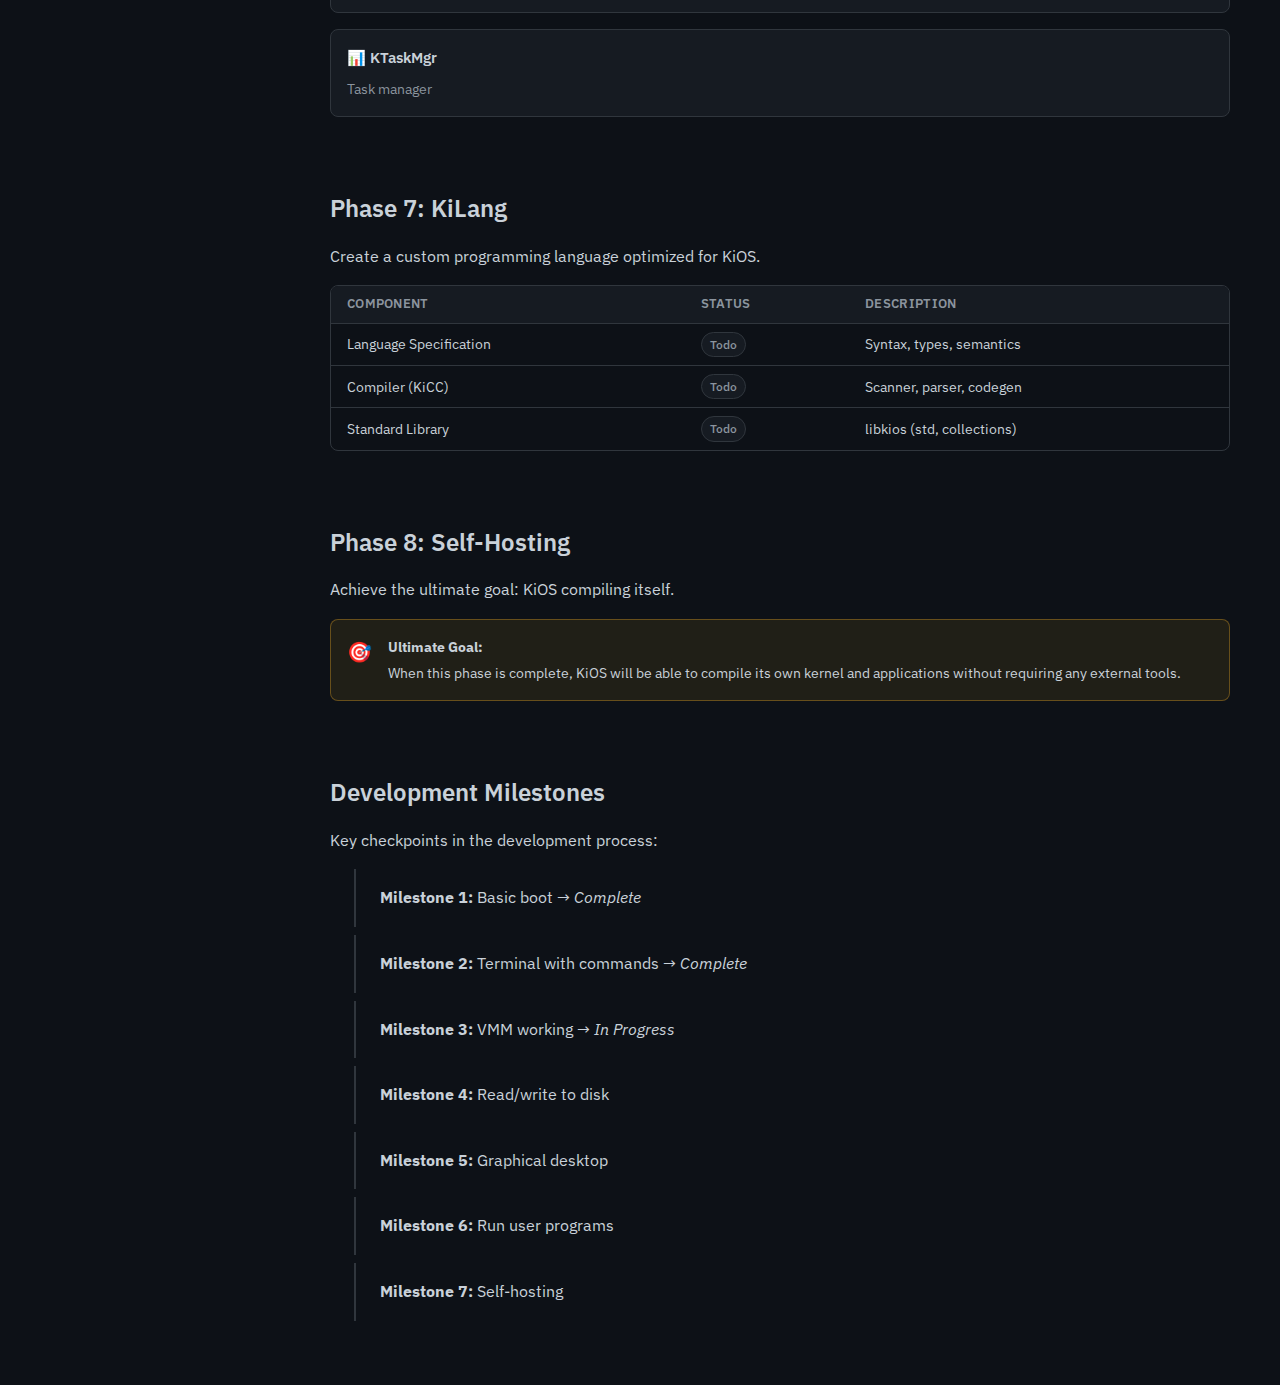
<file: roadmap.html>
<!DOCTYPE html>
<html lang="ru">
<head>
    <meta charset="UTF-8">
    <meta name="viewport" content="width=device-width, initial-scale=1.0">
    <title>Roadmap — KiOS</title>
    <link rel="stylesheet" href="css/style.css">
    <link rel="icon" href="data:image/svg+xml,<svg xmlns='http://www.w3.org/2000/svg' viewBox='0 0 100 100'><text y='.9em' font-size='90'>⚙️</text></svg>">
</head>
<body>
    <header class="site-header">
        <div class="header-content">
            <a href="index.html" class="logo">
                <span class="logo-icon">⚙️</span>
                <span class="logo-text">KiOS</span>
            </a>
            <nav class="top-nav">
                <a href="index.html" class="nav-link">Docs</a>
                <a href="roadmap.html" class="nav-link active">Roadmap</a>
                <a href="https://github.com/Lucifer04ka/KiOS" class="nav-link" target="_blank">GitHub</a>
            </nav>
        </div>
    </header>

    <div class="layout">
        <aside class="sidebar">
            <div class="sidebar-header">
                <span class="sidebar-title">Documentation</span>
            </div>
            <nav class="sidebar-nav">
                <div class="nav-group">
                    <span class="nav-group-title">Getting Started</span>
                    <a href="index.html" class="nav-item">Introduction</a>
                    <a href="quick-start.html" class="nav-item">Quick Start</a>
                    <a href="installation.html" class="nav-item">Installation</a>
                </div>
                <div class="nav-group">
                    <span class="nav-group-title">Architecture</span>
                    <a href="overview.html" class="nav-item">Overview</a>
                    <a href="kernel.html" class="nav-item">Kernel</a>
                    <a href="memory.html" class="nav-item">Memory Management</a>
                    <a href="syscalls.html" class="nav-item">System Calls</a>
                </div>
                <div class="nav-group">
                    <span class="nav-group-title">Development</span>
                    <a href="roadmap.html" class="nav-item">Roadmap</a>
                    <a href="contributing.html" class="nav-item">Contributing</a>
                </div>
                <div class="nav-group">
                    <span class="nav-group-title">Future Plans</span>
                    <a href="kilang.html" class="nav-item">KiLang</a>
                    <a href="file-formats.html" class="nav-item">File Formats</a>
                    <a href="kifs.html" class="nav-item">KiFS</a>
                </div>
            </nav>
        </aside>

        <main class="main-content">
            <article class="article">
                <h1>Development Roadmap</h1>
                <p class="lead">A detailed plan for developing KiOS from a basic kernel to a fully-featured operating system.</p>

                <div class="note-callout">
                    <span class="callout-icon">📋</span>
                    <div class="callout-content">
                        <strong>Note:</strong> This roadmap is subject to change based on development progress and priorities.
                    </div>
                </div>

                <h2 id="phase-1">Phase 1: Base System (COMPLETE)</h2>
                <p>Basic kernel functionality withbootloader, memory management, and basic I/O.</p>
                
                <div class="table-wrapper">
                    <table>
                        <thead>
                            <tr>
                                <th>Component</th>
                                <th>Status</th>
                                <th>Description</th>
                            </tr>
                        </thead>
                        <tbody>
                            <tr>
                                <td>Limine Bootloader</td>
                                <td><span class="status status-complete">Complete</span></td>
                                <td>UEFI/BIOS support</td>
                            </tr>
                            <tr>
                                <td>GDT</td>
                                <td><span class="status status-complete">Complete</span></td>
                                <td>64-bit segment descriptors</td>
                            </tr>
                            <tr>
                                <td>IDT</td>
                                <td><span class="status status-complete">Complete</span></td>
                                <td>Interrupt descriptor table</td>
                            </tr>
                            <tr>
                                <td>PIC</td>
                                <td><span class="status status-complete">Complete</span></td>
                                <td>Programmable interrupt controller</td>
                            </tr>
                            <tr>
                                <td>Long Mode</td>
                                <td><span class="status status-complete">Complete</span></td>
                                <td>x86_64 64-bit mode</td>
                            </tr>
                            <tr>
                                <td>PMM</td>
                                <td><span class="status status-complete">Complete</span></td>
                                <td>Physical memory manager (bitmap)</td>
                            </tr>
                            <tr>
                                <td>Heap</td>
                                <td><span class="status status-complete">Complete</span></td>
                                <td>Dynamic memory allocation</td>
                            </tr>
                            <tr>
                                <td>PS/2 Keyboard</td>
                                <td><span class="status status-complete">Complete</span></td>
                                <td>Keyboard driver</td>
                            </tr>
                            <tr>
                                <td>Framebuffer</td>
                                <td><span class="status status-complete">Complete</span></td>
                                <td>Direct video memory output</td>
                            </tr>
                            <tr>
                                <td>Terminal</td>
                                <td><span class="status status-complete">Complete</span></td>
                                <td>Shell with commands</td>
                            </tr>
                        </tbody>
                    </table>
                </div>

                <h2 id="phase-2">Phase 2: Virtualization & Protection (IN PROGRESS)</h2>
                <p>Implement virtual memory, user/kernel separation, and system call interface.</p>

                <div class="table-wrapper">
                    <table>
                        <thead>
                            <tr>
                                <th>Component</th>
                                <th>Status</th>
                                <th>Description</th>
                            </tr>
                        </thead>
                        <tbody>
                            <tr>
                                <td>VMM</td>
                                <td><span class="status status-inprogress">In Progress</span></td>
                                <td>4-level paging (PML4 → PDPT → PD → PT)</td>
                            </tr>
                            <tr>
                                <td>Syscalls</td>
                                <td><span class="status status-inprogress">In Progress</span></td>
                                <td>Kernel API for user programs</td>
                            </tr>
                            <tr>
                                <td>Memory Protection</td>
                                <td><span class="status status-todo">Todo</span></td>
                                <td>Ring 0 / Ring 3 separation</td>
                            </tr>
                            <tr>
                                <td>TSS</td>
                                <td><span class="status status-todo">Todo</span></td>
                                <td>Task state segment for kernel stack</td>
                            </tr>
                            <tr>
                                <td>Page Fault Handler</td>
                                <td><span class="status status-todo">Todo</span></td>
                                <td>Handle missing pages</td>
                            </tr>
                        </tbody>
                    </table>
                </div>

                <h2 id="phase-3">Phase 3: Storage & Filesystem</h2>
                <p>Add storage device drivers and develop a custom filesystem.</p>

                <div class="table-wrapper">
                    <table>
                        <thead>
                            <tr>
                                <th>Component</th>
                                <th>Status</th>
                                <th>Description</th>
                            </tr>
                        </thead>
                        <tbody>
                            <tr>
                                <td>PCI Driver</td>
                                <td><span class="status status-todo">Todo</span></td>
                                <td>PCI bus enumeration</td>
                            </tr>
                            <tr>
                                <td>AHCI/SATA Driver</td>
                                <td><span class="status status-todo">Todo</span></td>
                                <td>Storage controller for Lenovo G580</td>
                            </tr>
                            <tr>
                                <td>NVMe Driver</td>
                                <td><span class="status status-todo">Todo</span></td>
                                <td>Modern SSD support (optional)</td>
                            </tr>
                            <tr>
                                <td>KiFS</td>
                                <td><span class="status status-todo">Todo</span></td>
                                <td>KiOS File System</td>
                            </tr>
                            <tr>
                                <td>VFS</td>
                                <td><span class="status status-todo">Todo</span></td>
                                <td>Virtual file system layer</td>
                            </tr>
                            <tr>
                                <td>PS/2 Mouse</td>
                                <td><span class="status status-todo">Todo</span></td>
                                <td>Mouse driver</td>
                            </tr>
                            <tr>
                                <td>RTC</td>
                                <td><span class="status status-todo">Todo</span></td>
                                <td>Real-time clock</td>
                            </tr>
                        </tbody>
                    </table>
                </div>

                <h2 id="phase-4">Phase 4: Graphics</h2>
                <p>Implement a complete graphics subsystem with window management.</p>

                <div class="table-wrapper">
                    <table>
                        <thead>
                            <tr>
                                <th>Component</th>
                                <th>Status</th>
                                <th>Description</th>
                            </tr>
                        </thead>
                        <tbody>
                            <tr>
                                <td>Display Server</td>
                                <td><span class="status status-todo">Todo</span></td>
                                <td>Window manager & compositor</td>
                            </tr>
                            <tr>
                                <td>GUI Framework</td>
                                <td><span class="status status-todo">Todo</span></td>
                                <td>Buttons, windows, menus</td>
                            </tr>
                            <tr>
                                <td>2D Graphics</td>
                                <td><span class="status status-todo">Todo</span></td>
                                <td>Lines, rectangles, circles</td>
                            </tr>
                            <tr>
                                <td>KiDesktop</td>
                                <td><span class="status status-todo">Todo</span></td>
                                <td>Desktop environment</td>
                            </tr>
                        </tbody>
                    </table>
                </div>

                <h2 id="phase-5">Phase 5: Executable Format</h2>
                <p>Design and implement KiOS's own executable format.</p>

                <div class="table-wrapper">
                    <table>
                        <thead>
                            <tr>
                                <th>Component</th>
                                <th>Status</th>
                                <th>Description</th>
                            </tr>
                        </thead>
                        <tbody>
                            <tr>
                                <td>KiELF Specification</td>
                                <td><span class="status status-todo">Todo</span></td>
                                <td>Binary format definition</td>
                            </tr>
                            <tr>
                                <td>KiELF Loader</td>
                                <td><span class="status status-todo">Todo</span></td>
                                <td>Program loader</td>
                            </tr>
                        </tbody>
                    </table>
                </div>

                <h2 id="phase-6">Phase 6: Userspace</h2>
                <p>Develop essential user applications.</p>

                <div class="feature-grid">
                    <div class="feature">
                        <h3>🖥️ KiSH</h3>
                        <p>Command shell</p>
                    </div>
                    <div class="feature">
                        <h3>🔢 KCalc</h3>
                        <p>Calculator</p>
                    </div>
                    <div class="feature">
                        <h3>📝 KEdit</h3>
                        <p>Text editor</p>
                    </div>
                    <div class="feature">
                        <h3>📁 KFile</h3>
                        <p>File manager</p>
                    </div>
                    <div class="feature">
                        <h3>🎨 KIMG</h3>
                        <p>Image viewer</p>
                    </div>
                    <div class="feature">
                        <h3>📊 KTaskMgr</h3>
                        <p>Task manager</p>
                    </div>
                </div>

                <h2 id="phase-7">Phase 7: KiLang</h2>
                <p>Create a custom programming language optimized for KiOS.</p>

                <div class="table-wrapper">
                    <table>
                        <thead>
                            <tr>
                                <th>Component</th>
                                <th>Status</th>
                                <th>Description</th>
                            </tr>
                        </thead>
                        <tbody>
                            <tr>
                                <td>Language Specification</td>
                                <td><span class="status status-todo">Todo</span></td>
                                <td>Syntax, types, semantics</td>
                            </tr>
                            <tr>
                                <td>Compiler (KiCC)</td>
                                <td><span class="status status-todo">Todo</span></td>
                                <td>Scanner, parser, codegen</td>
                            </tr>
                            <tr>
                                <td>Standard Library</td>
                                <td><span class="status status-todo">Todo</span></td>
                                <td>libkios (std, collections)</td>
                            </tr>
                        </tbody>
                    </table>
                </div>

                <h2 id="phase-8">Phase 8: Self-Hosting</h2>
                <p>Achieve the ultimate goal: KiOS compiling itself.</p>

                <div class="warning-callout">
                    <span class="callout-icon">🎯</span>
                    <div class="callout-content">
                        <strong>Ultimate Goal:</strong> When this phase is complete, KiOS will be able to compile its own kernel and applications without requiring any external tools.
                    </div>
                </div>

                <h2 id="milestones">Development Milestones</h2>
                <p>Key checkpoints in the development process:</p>

                <ol class="goals-list">
                    <li><strong>Milestone 1:</strong> Basic boot → <em>Complete</em></li>
                    <li><strong>Milestone 2:</strong> Terminal with commands → <em>Complete</em></li>
                    <li><strong>Milestone 3:</strong> VMM working → <em>In Progress</em></li>
                    <li><strong>Milestone 4:</strong> Read/write to disk</li>
                    <li><strong>Milestone 5:</strong> Graphical desktop</li>
                    <li><strong>Milestone 6:</strong> Run user programs</li>
                    <li><strong>Milestone 7:</strong> Self-hosting</li>
                </ol>
            </article>
        </main>
    </div>

    <script src="js/main.js"></script>
</body>
</html>
</file>
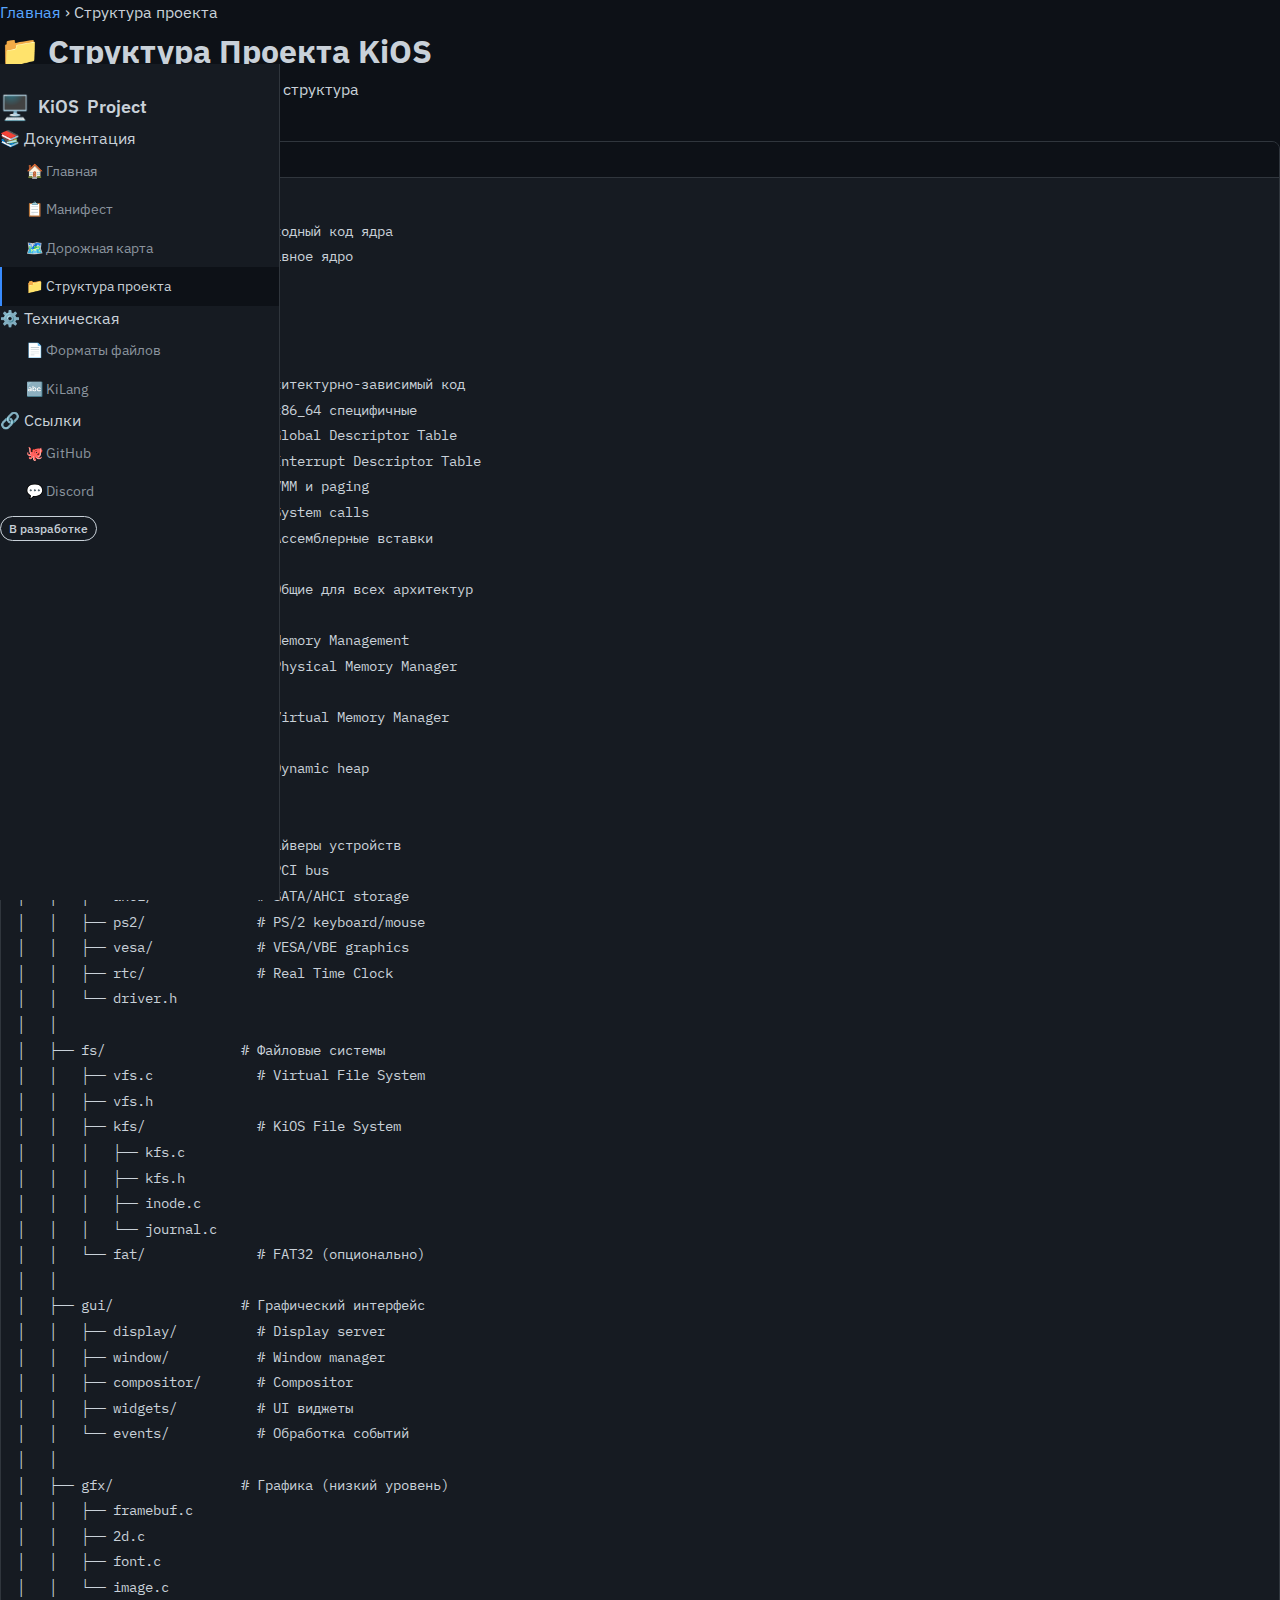
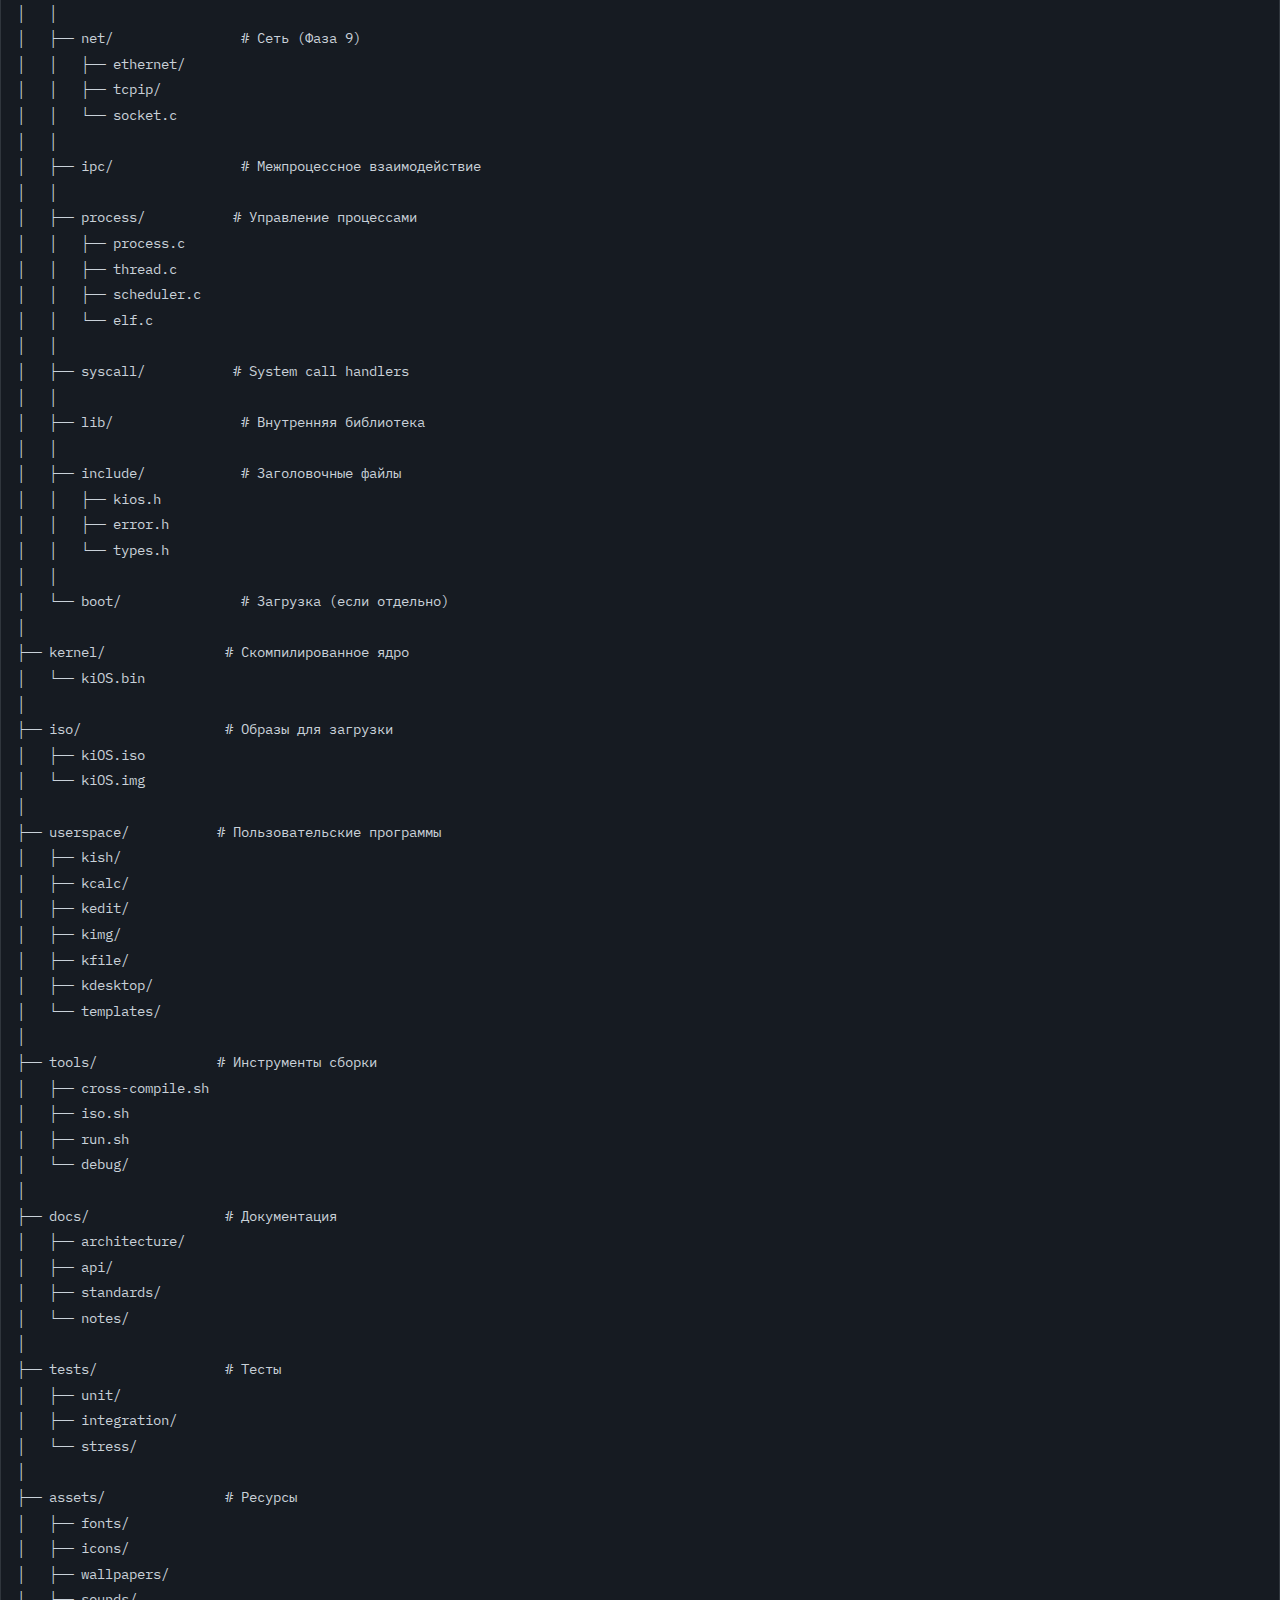
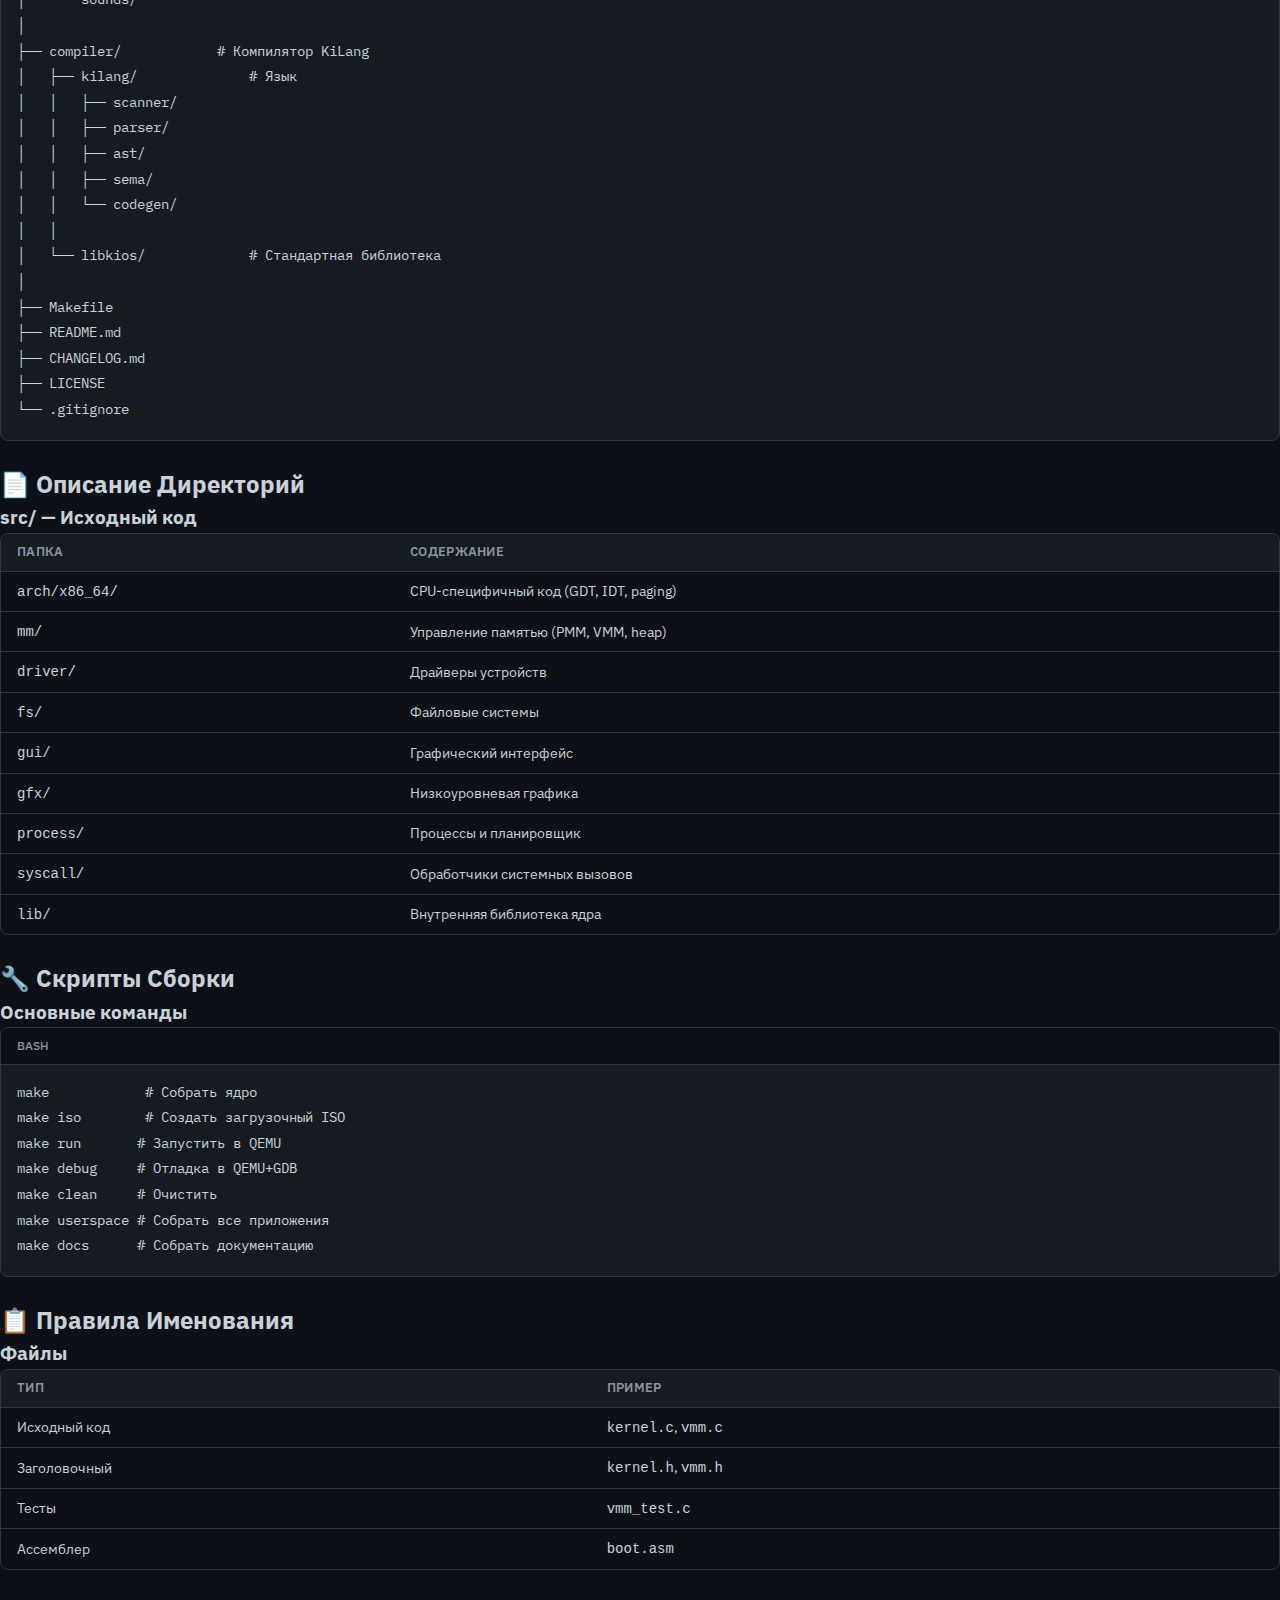
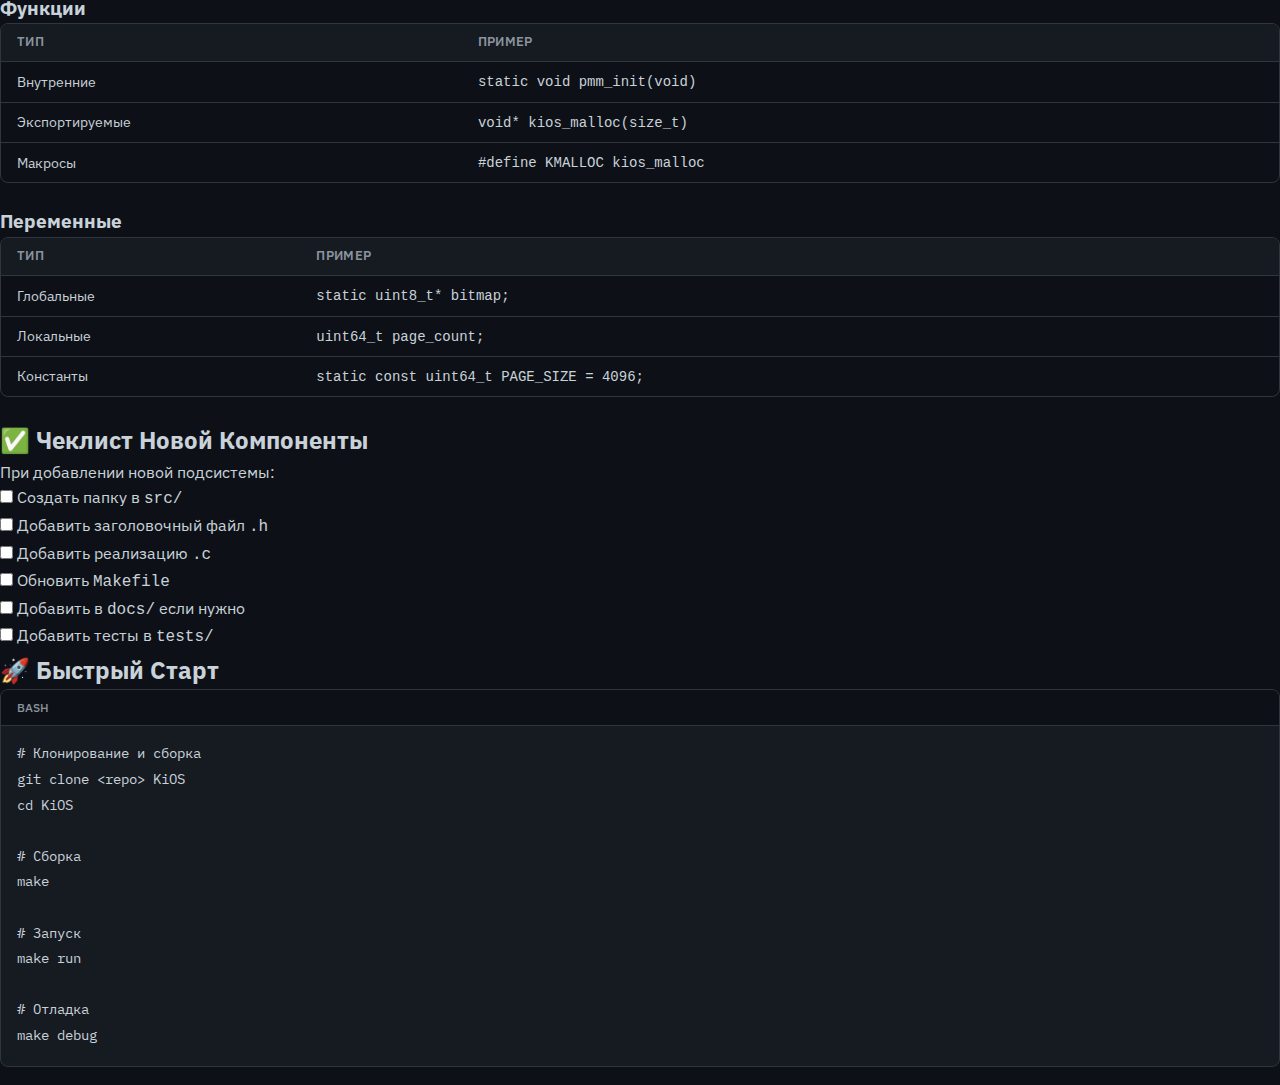
<file: structure.html>
<!DOCTYPE html>
<html lang="ru">
<head>
    <meta charset="UTF-8">
    <meta name="viewport" content="width=device-width, initial-scale=1.0">
    <title>📁 Структура проекта — KiOS Documentation</title>
    <link rel="stylesheet" href="css/style.css">
    <link rel="icon" href="data:image/svg+xml,<svg xmlns='http://www.w3.org/2000/svg' viewBox='0 0 100 100'><text y='.9em' font-size='90'>🖥️</text></svg>">
</head>
<body>
    <nav class="sidebar">
        <div class="logo">
            <span class="logo-icon">🖥️</span>
            <span class="logo-text">KiOS</span>
            <span class="logo-version">Project</span>
        </div>
        
        <div class="nav-section">
            <div class="nav-title">📚 Документация</div>
            <a href="index.html" class="nav-item">
                <span class="nav-icon">🏠</span> Главная
            </a>
            <a href="manifest.html" class="nav-item">
                <span class="nav-icon">📋</span> Манифест
            </a>
            <a href="roadmap.html" class="nav-item">
                <span class="nav-icon">🗺️</span> Дорожная карта
            </a>
            <a href="structure.html" class="nav-item active">
                <span class="nav-icon">📁</span> Структура проекта
            </a>
        </div>
        
        <div class="nav-section">
            <div class="nav-title">⚙️ Техническая</div>
            <a href="file-formats.html" class="nav-item">
                <span class="nav-icon">📄</span> Форматы файлов
            </a>
            <a href="kilang.html" class="nav-item">
                <span class="nav-icon">🔤</span> KiLang
            </a>
        </div>
        
        <div class="nav-section">
            <div class="nav-title">🔗 Ссылки</div>
            <a href="#" class="nav-item" target="_blank">
                <span class="nav-icon">🐙</span> GitHub
            </a>
            <a href="https://discord.com/invite/clawd" class="nav-item" target="_blank">
                <span class="nav-icon">💬</span> Discord
            </a>
        </div>
        
        <div class="nav-footer">
            <div class="status">
                <span class="status-dot"></span>
                <span>В разработке</span>
            </div>
        </div>
    </nav>
    
    <main class="content">
        <header class="page-header">
            <div class="breadcrumb">
                <a href="index.html">Главная</a>
                <span class="separator">›</span>
                <span class="current">Структура проекта</span>
            </div>
        </header>
        
        <div class="content-inner">
            <section>
                <h1>📁 Структура Проекта KiOS</h1>
                <p class="hero-subtitle">Версия 2.0 | Чистая, организованная структура</p>
            </section>
            
            <section>
                <h2>🗂️ Общая Структура</h2>
                <div class="code-block">
                    <div class="code-header">
                        <span class="code-lang">Tree</span>
                    </div>
                    <pre><code>KiOS/
├── <span class="keyword">src/</span>                    <span class="comment"># Исходный код ядра</span>
│   ├── <span class="keyword">kernel/</span>             <span class="comment"># Главное ядро</span>
│   │   ├── kernel.c
│   │   ├── kernel.h
│   │   └── main.c
│   │
│   ├── <span class="keyword">arch/</span>               <span class="comment"># Архитектурно-зависимый код</span>
│   │   ├── x86_64/           <span class="comment"># x86_64 специфичные</span>
│   │   │   ├── gdt/          <span class="comment"># Global Descriptor Table</span>
│   │   │   ├── idt/          <span class="comment"># Interrupt Descriptor Table</span>
│   │   │   ├── paging/       <span class="comment"># VMM и paging</span>
│   │   │   ├── syscall/      <span class="comment"># System calls</span>
│   │   │   └── asm/          <span class="comment"># Ассемблерные вставки</span>
│   │   │
│   │   └── common/           <span class="comment"># Общие для всех архитектур</span>
│   │
│   ├── <span class="keyword">mm/</span>                   <span class="comment"># Memory Management</span>
│   │   ├── pmm.c             <span class="comment"># Physical Memory Manager</span>
│   │   ├── pmm.h
│   │   ├── vmm.c             <span class="comment"># Virtual Memory Manager</span>
│   │   ├── vmm.h
│   │   ├── heap.c            <span class="comment"># Dynamic heap</span>
│   │   └── heap.h
│   │
│   ├── <span class="keyword">driver/</span>             <span class="comment"># Драйверы устройств</span>
│   │   ├── pci/              <span class="comment"># PCI bus</span>
│   │   ├── ahci/             <span class="comment"># SATA/AHCI storage</span>
│   │   ├── ps2/              <span class="comment"># PS/2 keyboard/mouse</span>
│   │   ├── vesa/             <span class="comment"># VESA/VBE graphics</span>
│   │   ├── rtc/              <span class="comment"># Real Time Clock</span>
│   │   └── driver.h
│   │
│   ├── <span class="keyword">fs/</span>                 <span class="comment"># Файловые системы</span>
│   │   ├── vfs.c             <span class="comment"># Virtual File System</span>
│   │   ├── vfs.h
│   │   ├── kfs/              <span class="comment"># KiOS File System</span>
│   │   │   ├── kfs.c
│   │   │   ├── kfs.h
│   │   │   ├── inode.c
│   │   │   └── journal.c
│   │   └── fat/              <span class="comment"># FAT32 (опционально)</span>
│   │
│   ├── <span class="keyword">gui/</span>                <span class="comment"># Графический интерфейс</span>
│   │   ├── display/          <span class="comment"># Display server</span>
│   │   ├── window/           <span class="comment"># Window manager</span>
│   │   ├── compositor/       <span class="comment"># Compositor</span>
│   │   ├── widgets/          <span class="comment"># UI виджеты</span>
│   │   └── events/           <span class="comment"># Обработка событий</span>
│   │
│   ├── <span class="keyword">gfx/</span>                <span class="comment"># Графика (низкий уровень)</span>
│   │   ├── framebuf.c
│   │   ├── 2d.c
│   │   ├── font.c
│   │   └── image.c
│   │
│   ├── <span class="keyword">net/</span>                <span class="comment"># Сеть (Фаза 9)</span>
│   │   ├── ethernet/
│   │   ├── tcpip/
│   │   └── socket.c
│   │
│   ├── <span class="keyword">ipc/</span>                <span class="comment"># Межпроцессное взаимодействие</span>
│   │
│   ├── <span class="keyword">process/</span>           <span class="comment"># Управление процессами</span>
│   │   ├── process.c
│   │   ├── thread.c
│   │   ├── scheduler.c
│   │   └── elf.c
│   │
│   ├── <span class="keyword">syscall/</span>           <span class="comment"># System call handlers</span>
│   │
│   ├── <span class="keyword">lib/</span>                <span class="comment"># Внутренняя библиотека</span>
│   │
│   ├── <span class="keyword">include/</span>            <span class="comment"># Заголовочные файлы</span>
│   │   ├── kios.h
│   │   ├── error.h
│   │   └── types.h
│   │
│   └── <span class="keyword">boot/</span>               <span class="comment"># Загрузка (если отдельно)</span>
│
├── <span class="keyword">kernel/</span>               <span class="comment"># Скомпилированное ядро</span>
│   └── kiOS.bin
│
├── <span class="keyword">iso/</span>                  <span class="comment"># Образы для загрузки</span>
│   ├── kiOS.iso
│   └── kiOS.img
│
├── <span class="keyword">userspace/</span>           <span class="comment"># Пользовательские программы</span>
│   ├── kish/
│   ├── kcalc/
│   ├── kedit/
│   ├── kimg/
│   ├── kfile/
│   ├── kdesktop/
│   └── templates/
│
├── <span class="keyword">tools/</span>               <span class="comment"># Инструменты сборки</span>
│   ├── cross-compile.sh
│   ├── iso.sh
│   ├── run.sh
│   └── debug/
│
├── <span class="keyword">docs/</span>                 <span class="comment"># Документация</span>
│   ├── architecture/
│   ├── api/
│   ├── standards/
│   └── notes/
│
├── <span class="keyword">tests/</span>                <span class="comment"># Тесты</span>
│   ├── unit/
│   ├── integration/
│   └── stress/
│
├── <span class="keyword">assets/</span>               <span class="comment"># Ресурсы</span>
│   ├── fonts/
│   ├── icons/
│   ├── wallpapers/
│   └── sounds/
│
├── <span class="keyword">compiler/</span>            <span class="comment"># Компилятор KiLang</span>
│   ├── kilang/              <span class="comment"># Язык</span>
│   │   ├── scanner/
│   │   ├── parser/
│   │   ├── ast/
│   │   ├── sema/
│   │   └── codegen/
│   │
│   └── libkios/             <span class="comment"># Стандартная библиотека</span>
│
├── Makefile
├── README.md
├── CHANGELOG.md
├── LICENSE
└── .gitignore</code></pre>
                </div>
            </section>
            
            <section>
                <h2>📄 Описание Директорий</h2>
                
                <h3>src/ — Исходный код</h3>
                <div class="table-wrapper">
                    <table>
                        <thead>
                            <tr><th>Папка</th><th>Содержание</th></tr>
                        </thead>
                        <tbody>
                            <tr><td><code>arch/x86_64/</code></td><td>CPU-специфичный код (GDT, IDT, paging)</td></tr>
                            <tr><td><code>mm/</code></td><td>Управление памятью (PMM, VMM, heap)</td></tr>
                            <tr><td><code>driver/</code></td><td>Драйверы устройств</td></tr>
                            <tr><td><code>fs/</code></td><td>Файловые системы</td></tr>
                            <tr><td><code>gui/</code></td><td>Графический интерфейс</td></tr>
                            <tr><td><code>gfx/</code></td><td>Низкоуровневая графика</td></tr>
                            <tr><td><code>process/</code></td><td>Процессы и планировщик</td></tr>
                            <tr><td><code>syscall/</code></td><td>Обработчики системных вызовов</td></tr>
                            <tr><td><code>lib/</code></td><td>Внутренняя библиотека ядра</td></tr>
                        </tbody>
                    </table>
                </div>
            </section>
            
            <section>
                <h2>🔧 Скрипты Сборки</h2>
                
                <h3>Основные команды</h3>
                <div class="code-block">
                    <div class="code-header">
                        <span class="code-lang">Bash</span>
                    </div>
                    <pre><code><span class="command">make</span>            <span class="comment"># Собрать ядро</span>
<span class="command">make iso</span>        <span class="comment"># Создать загрузочный ISO</span>
<span class="command">make run</span>       <span class="comment"># Запустить в QEMU</span>
<span class="command">make debug</span>     <span class="comment"># Отладка в QEMU+GDB</span>
<span class="command">make clean</span>     <span class="comment"># Очистить</span>
<span class="command">make userspace</span> <span class="comment"># Собрать все приложения</span>
<span class="command">make docs</span>      <span class="comment"># Собрать документацию</span></code></pre>
                </div>
            </section>
            
            <section>
                <h2>📋 Правила Именования</h2>
                
                <h3>Файлы</h3>
                <div class="table-wrapper">
                    <table>
                        <thead>
                            <tr><th>Тип</th><th>Пример</th></tr>
                        </thead>
                        <tbody>
                            <tr><td>Исходный код</td><td><code>kernel.c</code>, <code>vmm.c</code></td></tr>
                            <tr><td>Заголовочный</td><td><code>kernel.h</code>, <code>vmm.h</code></td></tr>
                            <tr><td>Тесты</td><td><code>vmm_test.c</code></td></tr>
                            <tr><td>Ассемблер</td><td><code>boot.asm</code></td></tr>
                        </tbody>
                    </table>
                </div>
                
                <h3>Функции</h3>
                <div class="table-wrapper">
                    <table>
                        <thead>
                            <tr><th>Тип</th><th>Пример</th></tr>
                        </thead>
                        <tbody>
                            <tr><td>Внутренние</td><td><code>static void pmm_init(void)</code></td></tr>
                            <tr><td>Экспортируемые</td><td><code>void* kios_malloc(size_t)</code></td></tr>
                            <tr><td>Макросы</td><td><code>#define KMALLOC kios_malloc</code></td></tr>
                        </tbody>
                    </table>
                </div>
                
                <h3>Переменные</h3>
                <div class="table-wrapper">
                    <table>
                        <thead>
                            <tr><th>Тип</th><th>Пример</th></tr>
                        </thead>
                        <tbody>
                            <tr><td>Глобальные</td><td><code>static uint8_t* bitmap;</code></td></tr>
                            <tr><td>Локальные</td><td><code>uint64_t page_count;</code></td></tr>
                            <tr><td>Константы</td><td><code>static const uint64_t PAGE_SIZE = 4096;</code></td></tr>
                        </tbody>
                    </table>
                </div>
            </section>
            
            <section>
                <h2>✅ Чеклист Новой Компоненты</h2>
                <p>При добавлении новой подсистемы:</p>
                <ul class="checklist">
                    <li><input type="checkbox"> Создать папку в <code>src/</code></li>
                    <li><input type="checkbox"> Добавить заголовочный файл <code>.h</code></li>
                    <li><input type="checkbox"> Добавить реализацию <code>.c</code></li>
                    <li><input type="checkbox"> Обновить <code>Makefile</code></li>
                    <li><input type="checkbox"> Добавить в <code>docs/</code> если нужно</li>
                    <li><input type="checkbox"> Добавить тесты в <code>tests/</code></li>
                </ul>
            </section>
            
            <section>
                <h2>🚀 Быстрый Старт</h2>
                <div class="code-block">
                    <div class="code-header">
                        <span class="code-lang">Bash</span>
                    </div>
                    <pre><code><span class="comment"># Клонирование и сборка</span>
<span class="command">git clone</span> &lt;repo&gt; KiOS
<span class="command">cd</span> KiOS

<span class="comment"># Сборка</span>
<span class="command">make</span>

<span class="comment"># Запуск</span>
<span class="command">make run</span>

<span class="comment"># Отладка</span>
<span class="command">make debug</span></code></pre>
                </div>
            </section>
            
            <footer class="page-footer">
                <p>📅 Обновлено: 2026-02-27 | KiOS Project</p>
            </footer>
        </div>
    </main>
    
    <script src="js/main.js"></script>
</body>
</html>
</file>
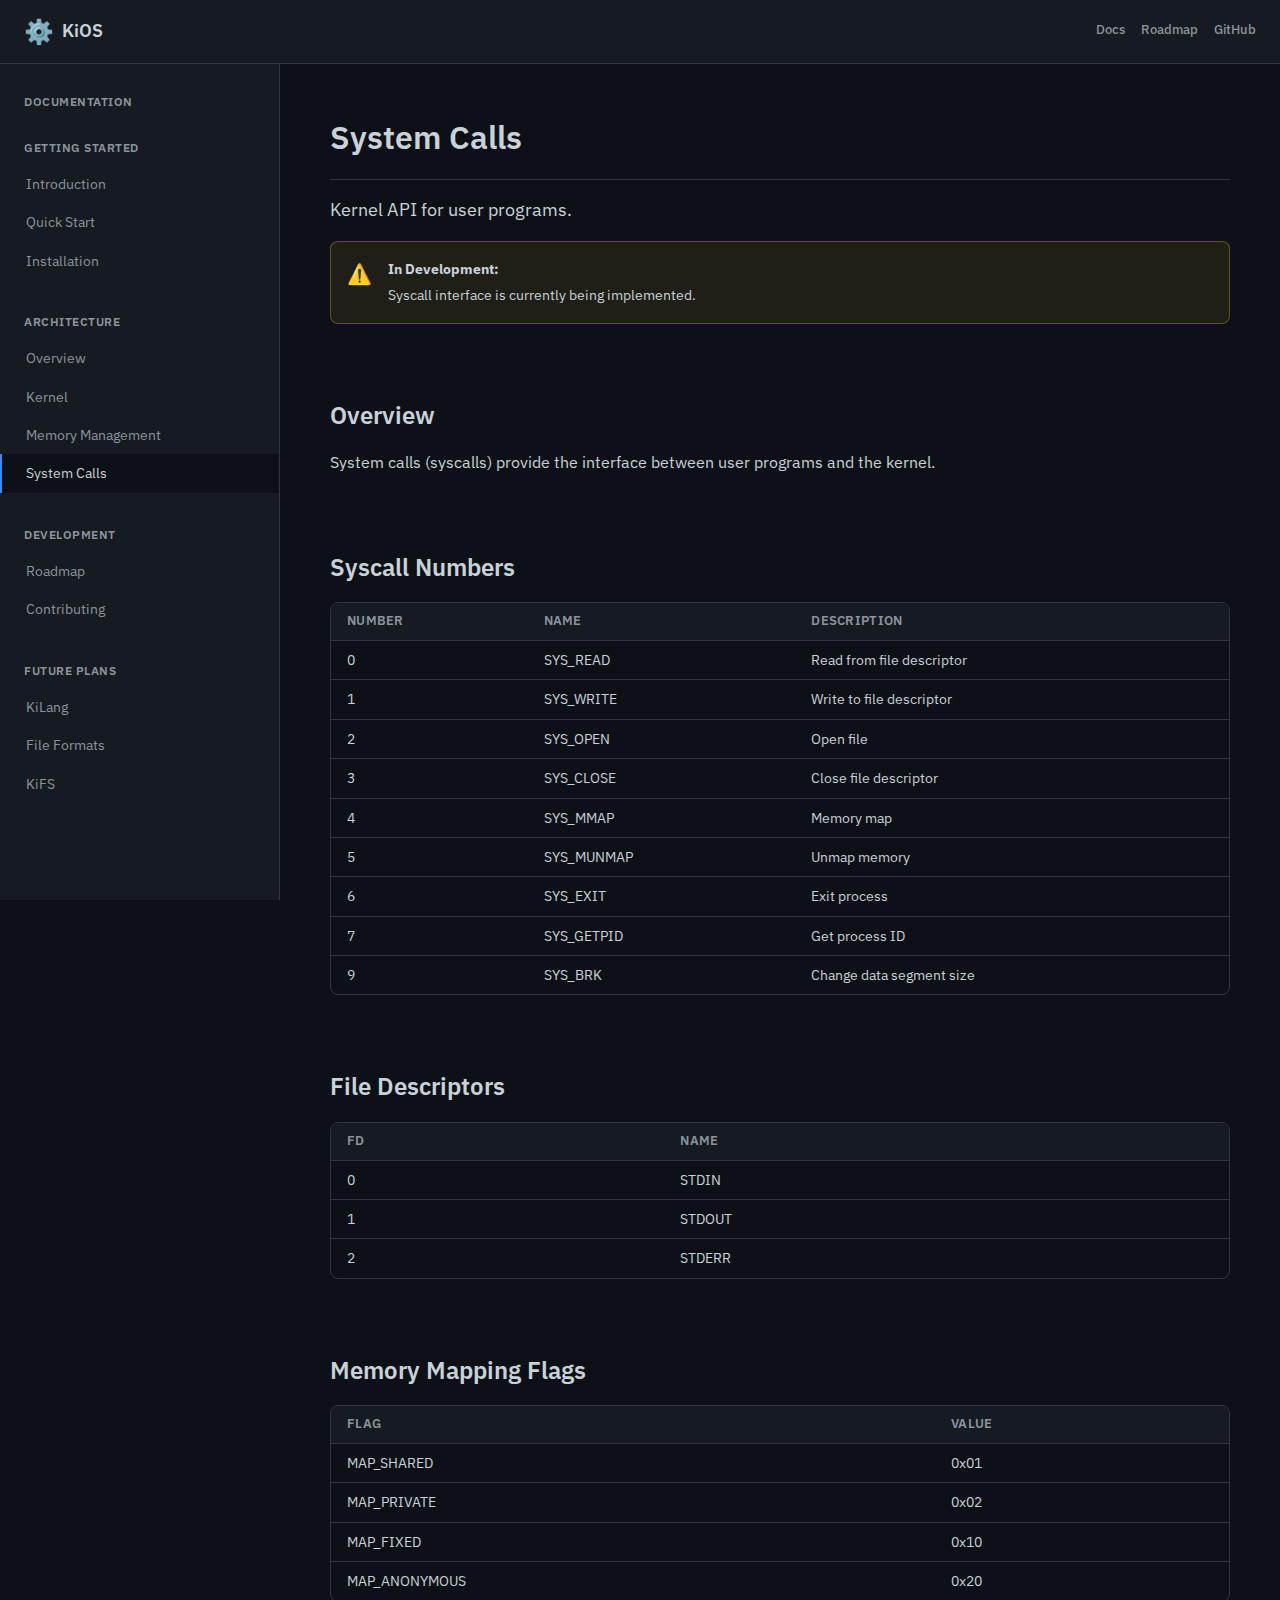
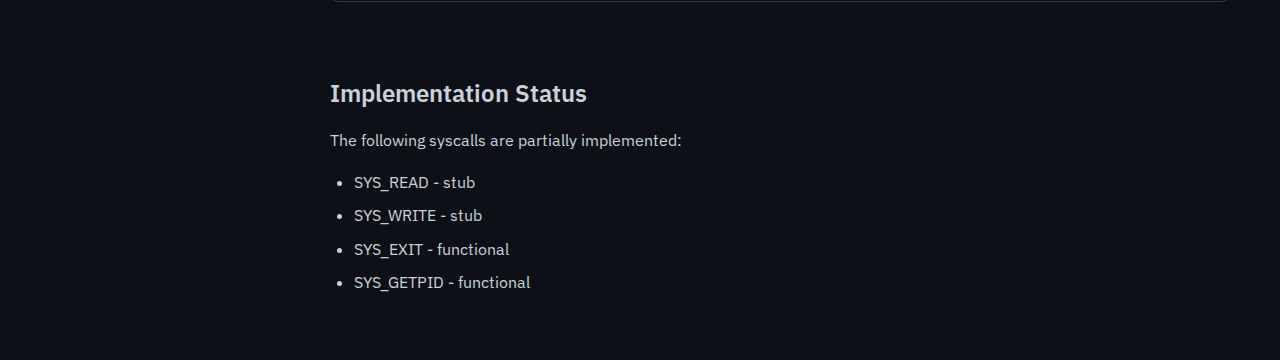
<file: syscalls.html>
<!DOCTYPE html>
<html lang="ru">
<head>
    <meta charset="UTF-8">
    <meta name="viewport" content="width=device-width, initial-scale=1.0">
    <title>System Calls — KiOS</title>
    <link rel="stylesheet" href="css/style.css">
    <link rel="icon" href="data:image/svg+xml,<svg xmlns='http://www.w3.org/2000/svg' viewBox='0 0 100 100'><text y='.9em' font-size='90'>⚙️</text></svg>">
</head>
<body>
    <header class="site-header">
        <div class="header-content">
            <a href="index.html" class="logo">
                <span class="logo-icon">⚙️</span>
                <span class="logo-text">KiOS</span>
            </a>
            <nav class="top-nav">
                <a href="index.html" class="nav-link">Docs</a>
                <a href="roadmap.html" class="nav-link">Roadmap</a>
                <a href="https://github.com/Lucifer04ka/KiOS" class="nav-link" target="_blank">GitHub</a>
            </nav>
        </div>
    </header>

    <div class="layout">
        <aside class="sidebar" id="sidebar">
            <div class="sidebar-header">
                <span class="sidebar-title">Documentation</span>
            </div>
            <nav class="sidebar-nav">
                <div class="nav-group">
                    <span class="nav-group-title">Getting Started</span>
                    <a href="index.html" class="nav-item">Introduction</a>
                    <a href="quick-start.html" class="nav-item">Quick Start</a>
                    <a href="installation.html" class="nav-item">Installation</a>
                </div>
                <div class="nav-group">
                    <span class="nav-group-title">Architecture</span>
                    <a href="overview.html" class="nav-item">Overview</a>
                    <a href="kernel.html" class="nav-item">Kernel</a>
                    <a href="memory.html" class="nav-item">Memory Management</a>
                    <a href="syscalls.html" class="nav-item active">System Calls</a>
                </div>
                <div class="nav-group">
                    <span class="nav-group-title">Development</span>
                    <a href="roadmap.html" class="nav-item">Roadmap</a>
                    <a href="contributing.html" class="nav-item">Contributing</a>
                </div>
                <div class="nav-group">
                    <span class="nav-group-title">Future Plans</span>
                    <a href="kilang.html" class="nav-item">KiLang</a>
                    <a href="file-formats.html" class="nav-item">File Formats</a>
                    <a href="kifs.html" class="nav-item">KiFS</a>
                </div>
            </nav>
        </aside>

        <main class="main-content">
            <article class="article">
                <h1>System Calls</h1>
                <p class="lead">Kernel API for user programs.</p>

                <div class="warning-callout">
                    <span class="callout-icon">⚠️</span>
                    <div class="callout-content">
                        <strong>In Development:</strong> Syscall interface is currently being implemented.
                    </div>
                </div>

                <h2 id="overview">Overview</h2>
                <p>System calls (syscalls) provide the interface between user programs and the kernel.</p>

                <h2 id="numbers">Syscall Numbers</h2>
                <div class="table-wrapper">
                    <table>
                        <thead>
                            <tr>
                                <th>Number</th>
                                <th>Name</th>
                                <th>Description</th>
                            </tr>
                        </thead>
                        <tbody>
                            <tr>
                                <td>0</td>
                                <td>SYS_READ</td>
                                <td>Read from file descriptor</td>
                            </tr>
                            <tr>
                                <td>1</td>
                                <td>SYS_WRITE</td>
                                <td>Write to file descriptor</td>
                            </tr>
                            <tr>
                                <td>2</td>
                                <td>SYS_OPEN</td>
                                <td>Open file</td>
                            </tr>
                            <tr>
                                <td>3</td>
                                <td>SYS_CLOSE</td>
                                <td>Close file descriptor</td>
                            </tr>
                            <tr>
                                <td>4</td>
                                <td>SYS_MMAP</td>
                                <td>Memory map</td>
                            </tr>
                            <tr>
                                <td>5</td>
                                <td>SYS_MUNMAP</td>
                                <td>Unmap memory</td>
                            </tr>
                            <tr>
                                <td>6</td>
                                <td>SYS_EXIT</td>
                                <td>Exit process</td>
                            </tr>
                            <tr>
                                <td>7</td>
                                <td>SYS_GETPID</td>
                                <td>Get process ID</td>
                            </tr>
                            <tr>
                                <td>9</td>
                                <td>SYS_BRK</td>
                                <td>Change data segment size</td>
                            </tr>
                        </tbody>
                    </table>
                </div>

                <h2 id="file-descriptors">File Descriptors</h2>
                <div class="table-wrapper">
                    <table>
                        <thead>
                            <tr>
                                <th>FD</th>
                                <th>Name</th>
                            </tr>
                        </thead>
                        <tbody>
                            <tr>
                                <td>0</td>
                                <td>STDIN</td>
                            </tr>
                            <tr>
                                <td>1</td>
                                <td>STDOUT</td>
                            </tr>
                            <tr>
                                <td>2</td>
                                <td>STDERR</td>
                            </tr>
                        </tbody>
                    </table>
                </div>

                <h2 id="mmap">Memory Mapping Flags</h2>
                <div class="table-wrapper">
                    <table>
                        <thead>
                            <tr>
                                <th>Flag</th>
                                <th>Value</th>
                            </tr>
                        </thead>
                        <tbody>
                            <tr>
                                <td>MAP_SHARED</td>
                                <td>0x01</td>
                            </tr>
                            <tr>
                                <td>MAP_PRIVATE</td>
                                <td>0x02</td>
                            </tr>
                            <tr>
                                <td>MAP_FIXED</td>
                                <td>0x10</td>
                            </tr>
                            <tr>
                                <td>MAP_ANONYMOUS</td>
                                <td>0x20</td>
                            </tr>
                        </tbody>
                    </table>
                </div>

                <h2 id="status">Implementation Status</h2>
                <p>The following syscalls are partially implemented:</p>
                <ul>
                    <li>SYS_READ - stub</li>
                    <li>SYS_WRITE - stub</li>
                    <li>SYS_EXIT - functional</li>
                    <li>SYS_GETPID - functional</li>
                </ul>
            </article>
        </main>
    </div>

    <script src="js/main.js"></script>
</body>
</html>
</file>
<file: css/style.css>
/* ========================================
   KiOS Documentation - GitHub Docs Style
   Dark, Minimal, Professional
   ======================================== */

@import url('https://fonts.googleapis.com/css2?family=IBM+Plex+Sans:wght@400;500;600;700&family=IBM+Plex+Mono:wght@400;500&display=swap');

/* ========================================
   CSS Variables
   ======================================== */
:root {
    /* GitHub-inspired dark theme */
    --color-canvas: #0d1117;
    --color-canvas-subtle: #161b22;
    --color-border: #30363d;
    --color-border-muted: #21262d;
    
    --color-fg-default: #c9d1d9;
    --color-fg-muted: #8b949e;
    --color-fg-subtle: #6e7681;
    
    --color-accent-fg: #58a6ff;
    --color-accent-bg: #1f6feb;
    --color-accent-emphasis: #388bfd;
    
    --color-success-fg: #3fb950;
    --color-warning-fg: #d29922;
    --color-danger-fg: #f85149;
    
    /* Typography */
    --font-sans: 'IBM Plex Sans', -apple-system, BlinkMacSystemFont, 'Segoe UI', sans-serif;
    --font-mono: 'IBM Plex Mono', 'Consolas', monospace;
    
    /* Layout */
    --sidebar-width: 280px;
    --header-height: 64px;
    --content-max-width: 900px;
    
    /* Spacing */
    --space-xs: 4px;
    --space-sm: 8px;
    --space-md: 16px;
    --space-lg: 24px;
    --space-xl: 32px;
    --space-2xl: 48px;
    
    /* Borders */
    --radius-sm: 6px;
    --radius-md: 8px;
}

/* ========================================
   Reset
   ======================================== */
*, *::before, *::after {
    box-sizing: border-box;
    margin: 0;
    padding: 0;
}

html {
    font-size: 16px;
    scroll-behavior: smooth;
}

body {
    font-family: var(--font-sans);
    background: var(--color-canvas);
    color: var(--color-fg-default);
    line-height: 1.6;
    -webkit-font-smoothing: antialiased;
}

/* ========================================
   Links
   ======================================== */
a {
    color: var(--color-accent-fg);
    text-decoration: none;
    transition: color 0.2s;
}

a:hover {
    text-decoration: underline;
}

/* ========================================
   Header
   ======================================== */
.site-header {
    position: fixed;
    top: 0;
    left: 0;
    right: 0;
    height: var(--header-height);
    background: var(--color-canvas-subtle);
    border-bottom: 1px solid var(--color-border);
    z-index: 100;
}

.header-content {
    max-width: 100%;
    height: 100%;
    margin: 0 auto;
    padding: 0 var(--space-lg);
    display: flex;
    align-items: center;
    justify-content: space-between;
}

.logo {
    display: flex;
    align-items: center;
    gap: var(--space-sm);
    color: var(--color-fg-default);
    font-weight: 600;
    font-size: 18px;
}

.logo:hover {
    text-decoration: none;
}

.logo-icon {
    font-size: 24px;
}

.top-nav {
    display: flex;
    align-items: center;
    gap: var(--space-lg);
}

.nav-link {
    color: var(--color-fg-muted);
    font-size: 14px;
    font-weight: 500;
    padding: var(--space-sm) 0;
    border-bottom: 2px solid transparent;
}

.nav-link:hover,
.nav-link.active {
    color: var(--color-fg-default);
    text-decoration: none;
}

.nav-link.active {
    border-bottom-color: var(--color-accent-emphasis);
}

/* ========================================
   Layout
   ======================================== */
.layout {
    display: flex;
    padding-top: var(--header-height);
    min-height: 100vh;
}

/* ========================================
   Sidebar
   ======================================== */
.sidebar {
    position: fixed;
    top: var(--header-height);
    left: 0;
    bottom: 0;
    width: var(--sidebar-width);
    background: var(--color-canvas-subtle);
    border-right: 1px solid var(--color-border);
    overflow-y: auto;
    padding: var(--space-lg) 0;
}

.sidebar-header {
    padding: 0 var(--space-lg);
    margin-bottom: var(--space-md);
}

.sidebar-title {
    font-size: 12px;
    font-weight: 600;
    text-transform: uppercase;
    letter-spacing: 0.5px;
    color: var(--color-fg-muted);
}

.sidebar-nav {
    display: flex;
    flex-direction: column;
    gap: var(--space-lg);
}

.nav-group {
    display: flex;
    flex-direction: column;
}

.nav-group-title {
    font-size: 12px;
    font-weight: 600;
    color: var(--color-fg-muted);
    padding: var(--space-sm) var(--space-lg);
    text-transform: uppercase;
    letter-spacing: 0.5px;
}

.nav-item {
    display: block;
    padding: var(--space-sm) var(--space-lg);
    font-size: 14px;
    color: var(--color-fg-muted);
    border-left: 2px solid transparent;
}

.nav-item:hover {
    color: var(--color-fg-default);
    background: var(--color-canvas);
    text-decoration: none;
}

.nav-item.active {
    color: var(--color-fg-default);
    border-left-color: var(--color-accent-emphasis);
    background: var(--color-canvas);
}

/* ========================================
   Main Content
   ======================================== */
.main-content {
    flex: 1;
    margin-left: var(--sidebar-width);
    padding: var(--space-2xl) var(--space-2xl);
    max-width: calc(100% - var(--sidebar-width));
}

.article {
    max-width: var(--content-max-width);
    margin: 0 auto;
}

.article h1 {
    font-size: 32px;
    font-weight: 600;
    margin-bottom: var(--space-md);
    padding-bottom: var(--space-md);
    border-bottom: 1px solid var(--color-border);
}

.article h2 {
    font-size: 24px;
    font-weight: 600;
    margin-top: var(--space-2xl);
    margin-bottom: var(--space-md);
    padding-top: var(--space-lg);
}

.article h3 {
    font-size: 18px;
    font-weight: 600;
    margin-top: var(--space-lg);
    margin-bottom: var(--space-sm);
}

.article p {
    margin-bottom: var(--space-md);
    color: var(--color-fg-default);
}

.article ul, .article ol {
    margin-bottom: var(--space-md);
    padding-left: var(--space-lg);
}

.article li {
    margin-bottom: var(--space-sm);
    color: var(--color-fg-default);
}

.lead {
    font-size: 18px;
    color: var(--color-fg-muted);
    margin-bottom: var(--space-xl);
}

/* ========================================
   Code Blocks
   ======================================== */
.code-block {
    background: var(--color-canvas-subtle);
    border: 1px solid var(--color-border);
    border-radius: var(--radius-md);
    overflow: hidden;
    margin-bottom: var(--space-lg);
}

.code-header {
    display: flex;
    align-items: center;
    justify-content: space-between;
    padding: var(--space-sm) var(--space-md);
    background: var(--color-canvas);
    border-bottom: 1px solid var(--color-border);
}

.code-lang {
    font-size: 12px;
    font-weight: 500;
    color: var(--color-fg-muted);
    text-transform: uppercase;
}

.code-block pre {
    padding: var(--space-md);
    overflow-x: auto;
}

.code-block code {
    font-family: var(--font-mono);
    font-size: 14px;
    line-height: 1.6;
    color: var(--color-fg-default);
}

/* ========================================
   Tables
   ======================================== */
.table-wrapper {
    overflow-x: auto;
    border: 1px solid var(--color-border);
    border-radius: var(--radius-md);
    margin-bottom: var(--space-lg);
}

table {
    width: 100%;
    border-collapse: collapse;
}

th, td {
    padding: var(--space-sm) var(--space-md);
    text-align: left;
    border-bottom: 1px solid var(--color-border);
}

th {
    background: var(--color-canvas-subtle);
    font-weight: 600;
    font-size: 13px;
    color: var(--color-fg-muted);
    text-transform: uppercase;
    letter-spacing: 0.3px;
}

td {
    font-size: 14px;
}

tr:last-child td {
    border-bottom: none;
}

tr:hover td {
    background: var(--color-canvas-subtle);
}

/* ========================================
   Status Badges
   ======================================== */
.status {
    display: inline-flex;
    align-items: center;
    padding: 2px 8px;
    font-size: 12px;
    font-weight: 500;
    border-radius: 20px;
    border: 1px solid;
}

.status-complete {
    color: var(--color-success-fg);
    background: rgba(63, 185, 80, 0.1);
    border-color: rgba(63, 185, 80, 0.4);
}

.status-inprogress {
    color: var(--color-warning-fg);
    background: rgba(210, 153, 34, 0.1);
    border-color: rgba(210, 153, 34, 0.4);
}

.status-todo {
    color: var(--color-fg-muted);
    background: var(--color-canvas-subtle);
    border-color: var(--color-border);
}

/* ========================================
   Feature Grid
   ======================================== */
.feature-grid {
    display: grid;
    grid-template-columns: repeat(auto-fit, minmax(280px, 1fr));
    gap: var(--space-md);
    margin-bottom: var(--space-lg);
}

.feature {
    padding: var(--space-md);
    background: var(--color-canvas-subtle);
    border: 1px solid var(--color-border);
    border-radius: var(--radius-md);
}

.feature h3 {
    margin-top: 0;
    font-size: 15px;
}

.feature p {
    margin-bottom: 0;
    font-size: 14px;
    color: var(--color-fg-muted);
}

/* ========================================
   Callouts
   ======================================== */
.warning-callout,
.note-callout {
    display: flex;
    gap: var(--space-md);
    padding: var(--space-md);
    border-radius: var(--radius-md);
    margin-bottom: var(--space-lg);
}

.warning-callout {
    background: rgba(210, 153, 34, 0.1);
    border: 1px solid rgba(210, 153, 34, 0.4);
}

.note-callout {
    background: rgba(88, 166, 255, 0.1);
    border: 1px solid rgba(88, 166, 255, 0.4);
}

.callout-icon {
    font-size: 20px;
    flex-shrink: 0;
}

.callout-content {
    font-size: 14px;
}

.callout-content strong {
    display: block;
    margin-bottom: var(--space-xs);
}

/* ========================================
   Goals List
   ======================================== */
.goals-list {
    list-style: none;
    padding: 0;
}

.goals-list li {
    padding: var(--space-md);
    padding-left: var(--space-lg);
    border-left: 2px solid var(--color-border);
    margin-bottom: var(--space-sm);
}

.goals-list li:hover {
    background: var(--color-canvas-subtle);
    border-left-color: var(--color-accent-emphasis);
}

/* ========================================
   Scrollbar
   ======================================== */
::-webkit-scrollbar {
    width: 8px;
    height: 8px;
}

::-webkit-scrollbar-track {
    background: var(--color-canvas);
}

::-webkit-scrollbar-thumb {
    background: var(--color-border);
    border-radius: 4px;
}

::-webkit-scrollbar-thumb:hover {
    background: var(--color-fg-muted);
}

/* ========================================
   Mobile Responsive
   ======================================== */
@media (max-width: 768px) {
    :root {
        --sidebar-width: 0px;
    }
    
    .sidebar {
        display: block;
        position: fixed;
        top: var(--header-height);
        left: 0;
        bottom: 0;
        width: 280px;
        transform: translateX(-100%);
        transition: transform 0.3s ease;
        z-index: 99;
        background: var(--color-canvas-subtle);
        border-right: 1px solid var(--color-border);
    }
    
    .sidebar.open {
        transform: translateX(0);
    }
    
    .main-content {
        margin-left: 0;
        padding: var(--space-lg);
        max-width: 100%;
    }
    
    .article h1 {
        font-size: 24px;
    }
    
    .article h2 {
        font-size: 20px;
    }
    
    .top-nav {
        display: none;
    }
    
    .mobile-menu-btn {
        display: flex !important;
    }
}
    
    .top-nav {
        gap: var(--space-md);
    }
    
    .nav-link {
        font-size: 13px;
    }
    
    .feature-grid {
        grid-template-columns: 1fr;
    }
}

/* ========================================
   Animations
   ======================================== */
@keyframes fadeIn {
    from {
        opacity: 0;
        transform: translateY(10px);
    }
    to {
        opacity: 1;
        transform: translateY(0);
    }
}

.article {
    animation: fadeIn 0.3s ease-out;
}
</file>
